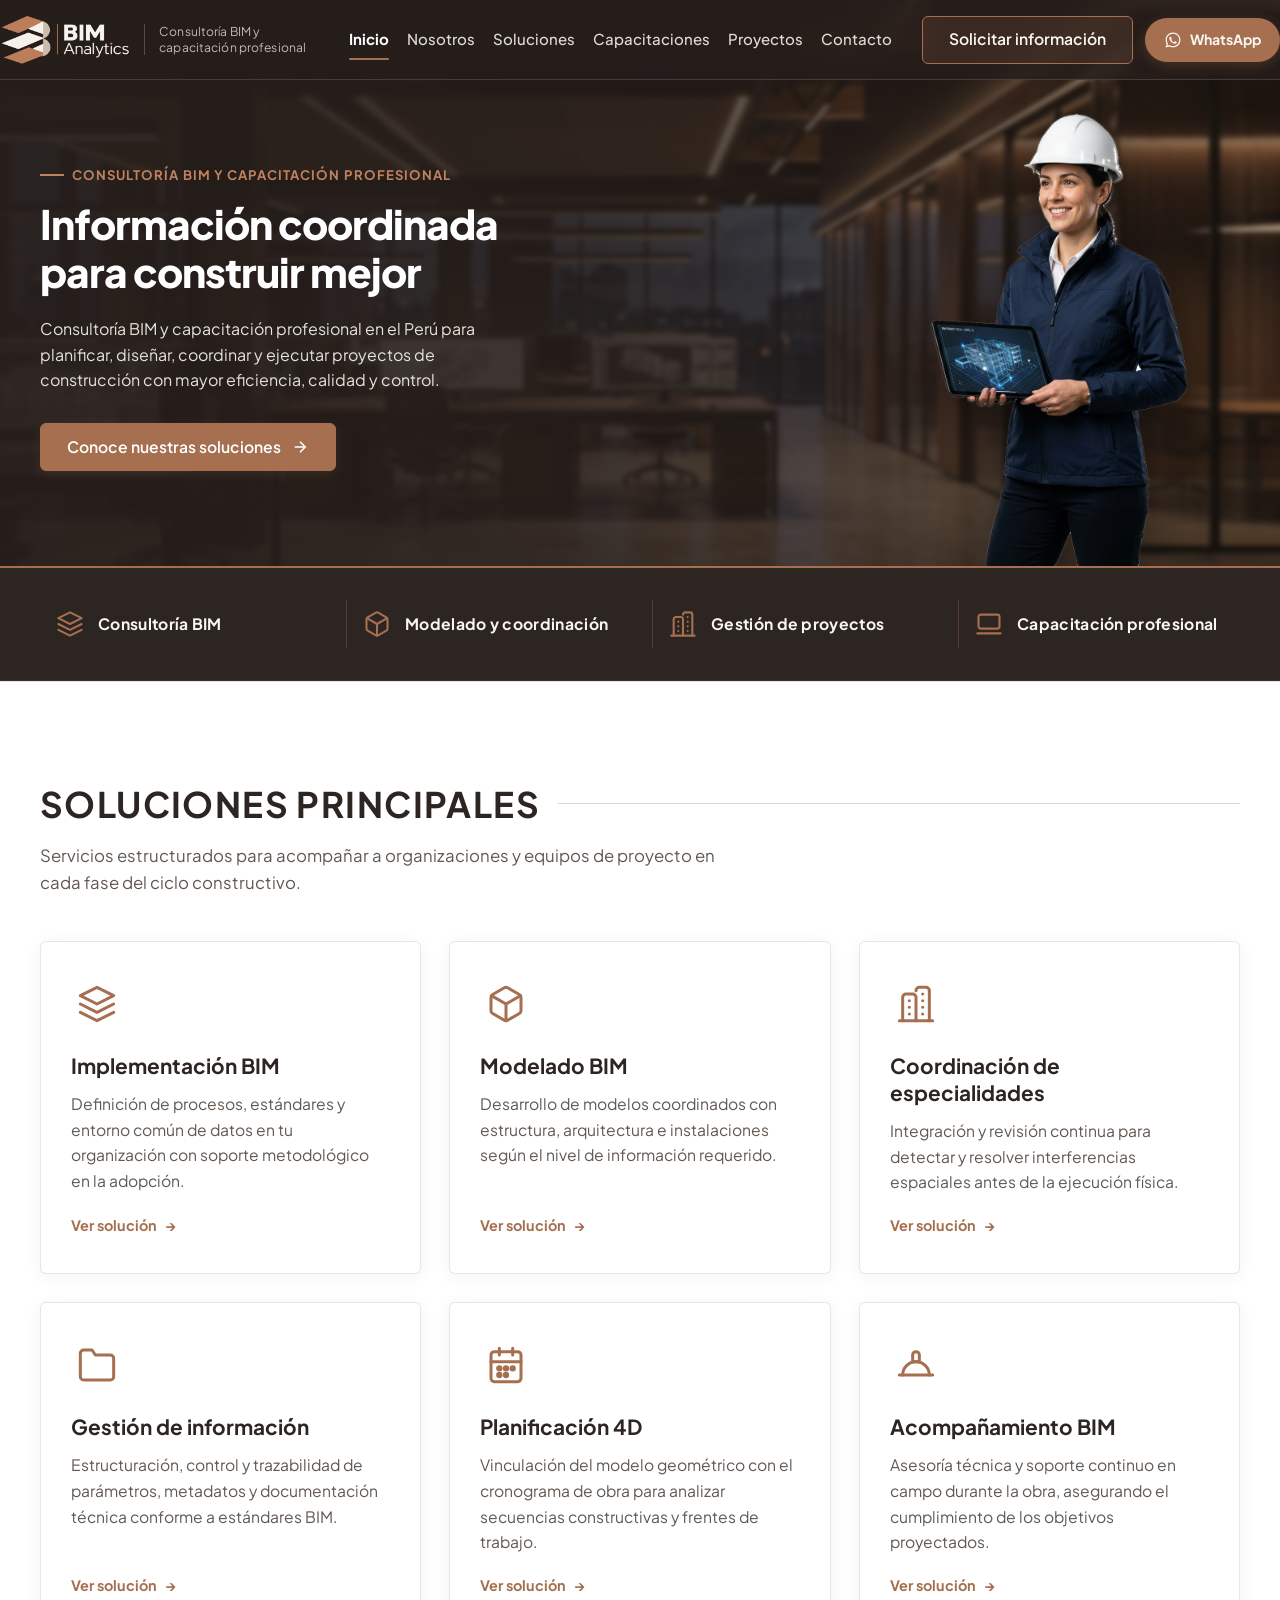
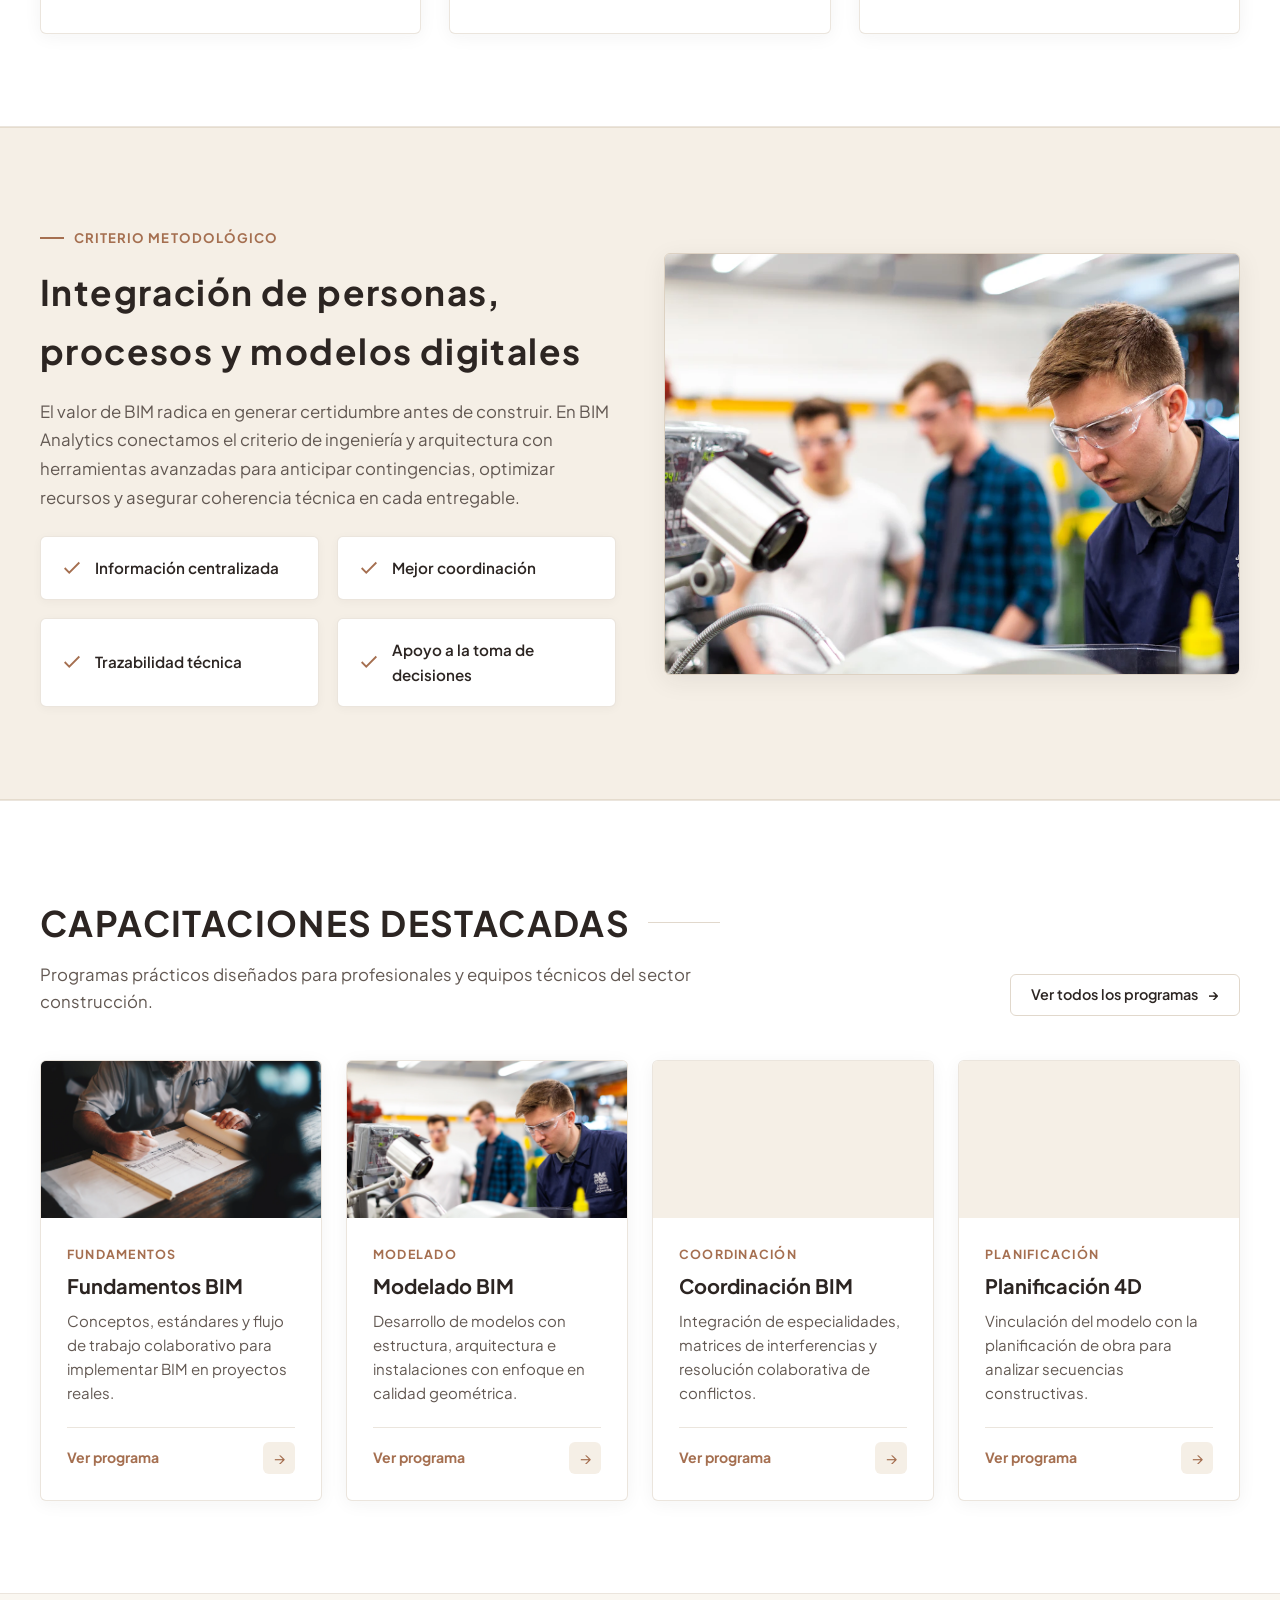
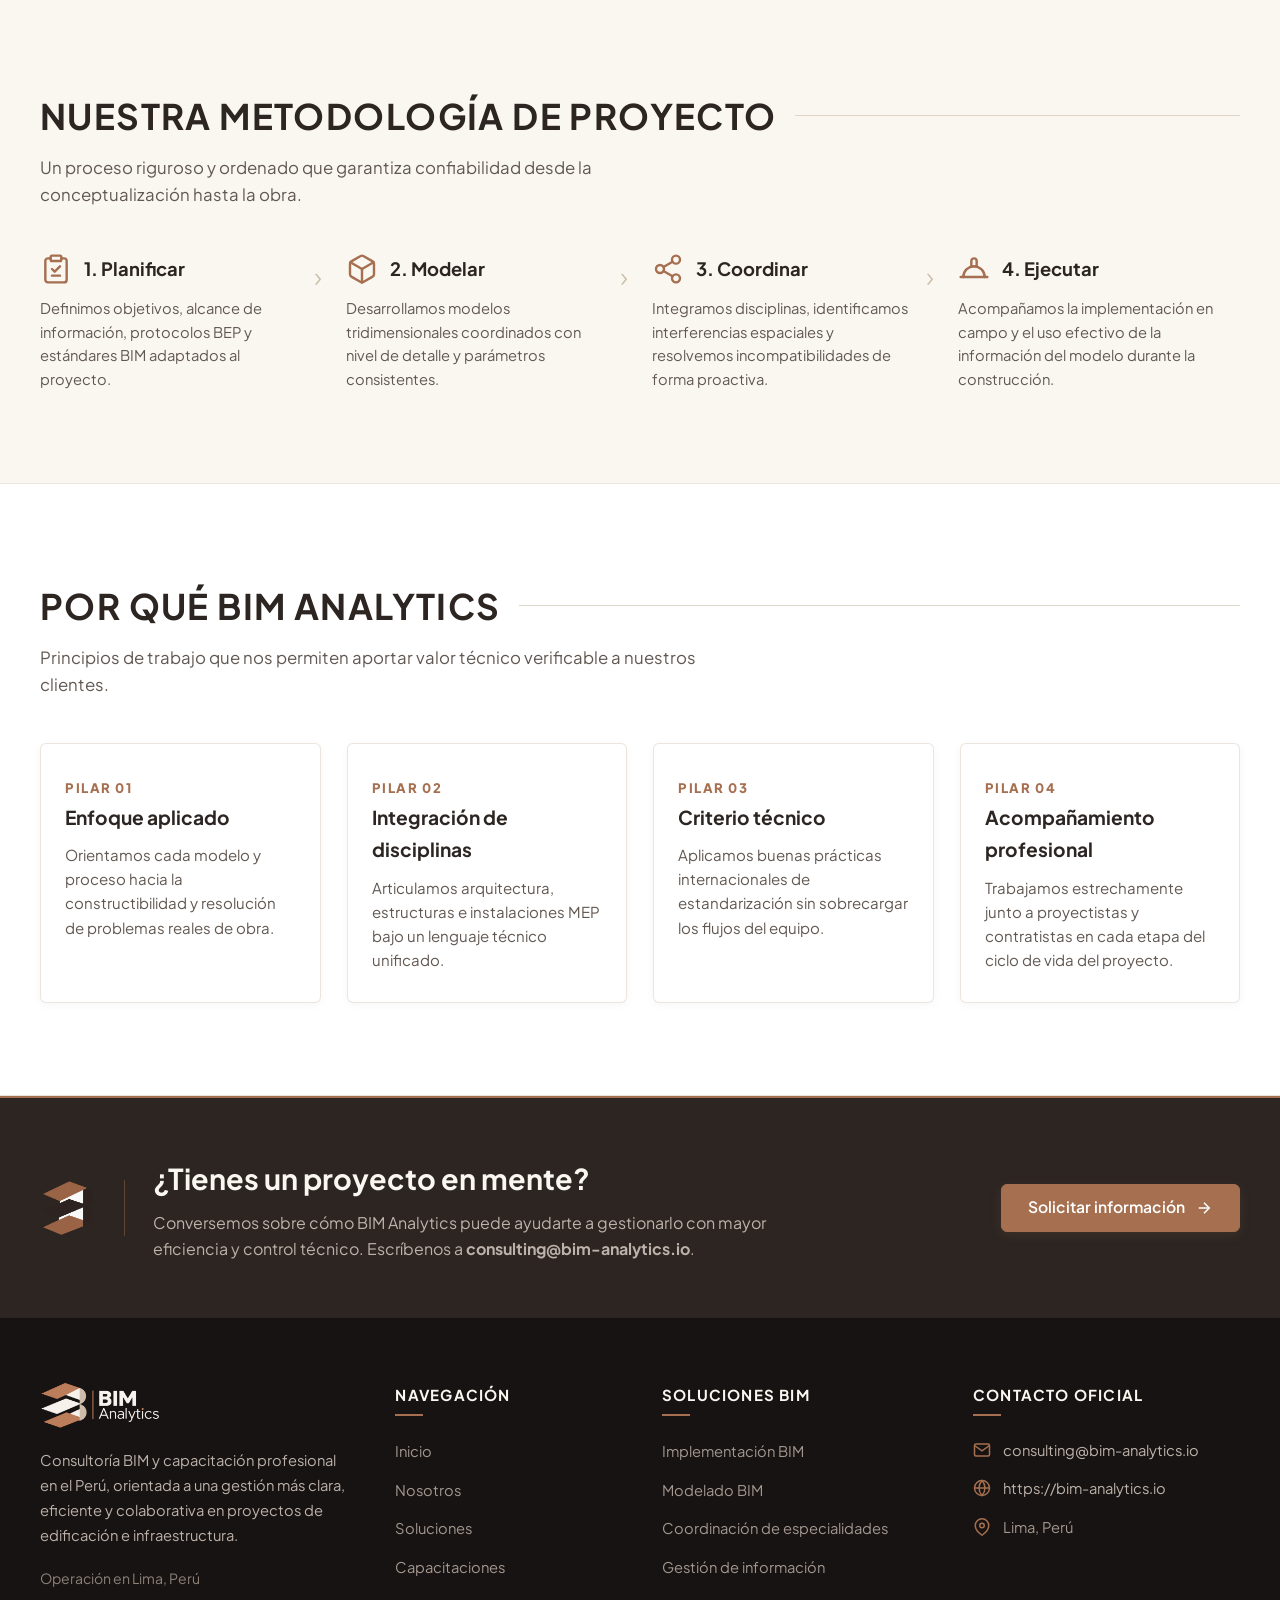
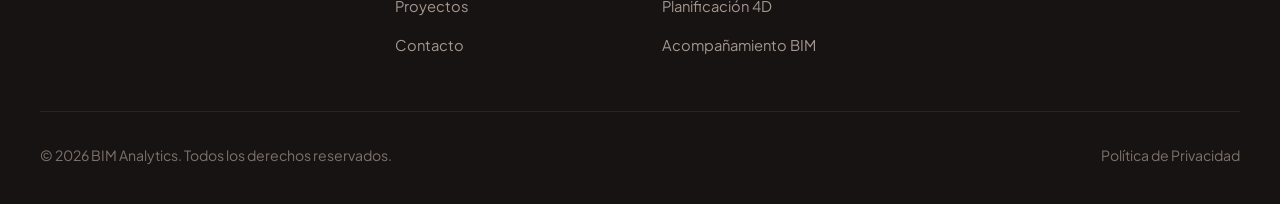
<file: index.html>
﻿<!DOCTYPE html>
<html lang="es">
<head>
  <meta charset="UTF-8">
  <meta name="viewport" content="width=device-width, initial-scale=1.0">
  <title>BIM Analytics | Información coordinada para construir mejor</title>
  <meta name="description" content="Consultoría BIM y capacitación profesional en el Perú, para planificar, diseñar, coordinar y ejecutar proyectos de construcción con mayor eficiencia, calidad y control.">
  <link rel="canonical" href="https://bim-analytics.io/">

  <!-- Open Graph -->
  <meta property="og:type" content="website">
  <meta property="og:url" content="https://bim-analytics.io/">
  <meta property="og:title" content="BIM Analytics | Información coordinada para construir mejor">
  <meta property="og:description" content="Consultoría BIM y capacitación profesional en el Perú. Modelado, coordinación técnica y formación aplicada para el sector construcción.">
  <meta property="og:image" content="https://bim-analytics.io/assets/img/brand/og-image.png">

    <!-- Favicons & Manifest -->
  <link rel="icon" type="image/x-icon" href="assets/img/brand/favicon.ico">
  <link rel="icon" type="image/png" sizes="32x32" href="assets/img/brand/favicon-32x32.png">
  <link rel="icon" type="image/png" sizes="16x16" href="assets/img/brand/favicon-16x16.png">
  <link rel="apple-touch-icon" sizes="180x180" href="assets/img/brand/apple-touch-icon.png">
  <link rel="manifest" href="site.webmanifest">
  <meta name="theme-color" content="#2A1F1A">

  <!-- Google Fonts: Plus Jakarta Sans -->
  <link rel="preconnect" href="https://fonts.googleapis.com">
  <link rel="preconnect" href="https://fonts.gstatic.com" crossorigin>
  <link href="https://fonts.googleapis.com/css2?family=Plus+Jakarta+Sans:wght@300;400;500;600;700;800&display=swap" rel="stylesheet">

  <link rel="stylesheet" href="assets/css/styles.css">

  <!-- Structured Data: Organization -->
  <script type="application/ld+json">
  {
    "@context": "https://schema.org",
    "@type": "Organization",
    "name": "BIM Analytics",
    "url": "https://bim-analytics.io",
    "logo": "https://bim-analytics.io/assets/img/brand/logo-bim-analytics-horizontal.png",
    "email": "consulting@bim-analytics.io",
    "areaServed": "PE",
    "description": "Consultoría BIM y capacitación profesional en el Perú."
  }
  </script>
</head>
<body class="bg-crema">
  <a href="#main-content" class="skip-link">Saltar al contenido principal</a>

  <!-- Header & Hero Unificado Compartido -->
  <header class="site-header site-header--unified" role="banner">
    <div class="container header-inner">
      <div class="header-brand-wrap">
        <a class="site-logo" href="index.html" aria-label="BIM Analytics — Ir al inicio">
          <img src="assets/img/brand/logo-bim-analytics-dark.png" alt="BIM Analytics" width="898" height="378" class="brand-logo-img">
        </a>
        <span class="header-descriptor" aria-hidden="true">Consultoría BIM y capacitación profesional</span>
      </div>

      <!-- Desktop Nav -->
      <nav class="main-nav main-nav--unified" aria-label="Navegación principal">
        <ul class="nav-list">
          <li><a href="index.html" class="nav-link active" aria-current="page">Inicio</a></li>
          <li><a href="nosotros.html" class="nav-link">Nosotros</a></li>
          <li><a href="soluciones.html" class="nav-link">Soluciones</a></li>
          <li><a href="capacitaciones.html" class="nav-link">Capacitaciones</a></li>
          <li><a href="proyectos.html" class="nav-link">Proyectos</a></li>
          <li><a href="contacto.html" class="nav-link">Contacto</a></li>
        </ul>
      </nav>

      <!-- Desktop Header Actions -->
      <div class="header-actions">
        <a href="contacto.html" class="btn btn-header btn-header--unified">Solicitar información</a>
        <a href="https://wa.me/51993463118?text=Hola%20BIM%20Analytics%2C%20deseo%20solicitar%20informaci%C3%B3n." class="btn btn-whatsapp" target="_blank" rel="noopener noreferrer" aria-label="Contactar por WhatsApp">
          <svg viewBox="0 0 24 24" width="18" height="18" fill="currentColor" aria-hidden="true"><path d="M12.04 2C6.58 2 2.13 6.45 2.13 11.91C2.13 13.66 2.59 15.36 3.45 16.86L2.05 22L7.3 20.62C8.75 21.41 10.38 21.83 12.04 21.83C17.5 21.83 21.95 17.38 21.95 11.92C21.95 9.27 20.92 6.78 19.05 4.91C17.18 3.03 14.69 2 12.04 2ZM12.05 20.15C10.56 20.15 9.11 19.76 7.85 19L7.55 18.83L4.43 19.65L5.26 16.61L5.06 16.29C4.24 15 3.8 13.47 3.8 11.91C3.8 7.37 7.5 3.67 12.05 3.67C14.25 3.67 16.31 4.53 17.87 6.09C19.42 7.65 20.28 9.72 20.28 11.92C20.28 16.46 16.58 20.15 12.05 20.15ZM16.57 14.39C16.32 14.27 15.1 13.66 14.88 13.58C14.65 13.5 14.49 13.46 14.32 13.7C14.16 13.95 13.69 14.51 13.54 14.67C13.4 14.83 13.25 14.86 13 14.73C12.75 14.61 11.96 14.35 11.02 13.51C10.29 12.86 9.8 12.05 9.65 11.81C9.51 11.56 9.64 11.43 9.76 11.31C9.87 11.2 10.01 11.02 10.14 10.87C10.26 10.73 10.3 10.62 10.38 10.46C10.46 10.3 10.42 10.15 10.36 10.03C10.3 9.91 9.8 8.69 9.6 8.19C9.4 7.71 9.2 7.77 9.05 7.76H8.58C8.42 7.76 8.15 7.82 7.93 8.07C7.7 8.31 7.07 8.9 7.07 10.12C7.07 11.33 7.96 12.5 8.08 12.67C8.21 12.83 9.82 15.31 12.28 16.37C12.87 16.62 13.32 16.77 13.68 16.89C14.27 17.07 14.81 17.05 15.24 16.98C15.71 16.91 16.69 16.39 16.9 15.81C17.1 15.22 17.1 14.73 17.04 14.63C16.98 14.52 16.82 14.46 16.57 14.39Z"/></svg>
          <span>WhatsApp</span>
        </a>
      </div>

      <!-- Mobile Hamburger Toggle -->
      <button type="button" class="menu-toggle menu-toggle--unified" aria-label="Abrir menú de navegación" aria-expanded="false" aria-controls="mobileNavPanel">
        <svg viewBox="0 0 24 24" fill="none" stroke="currentColor" stroke-width="2" stroke-linecap="round" stroke-linejoin="round" aria-hidden="true">
          <line x1="3" y1="12" x2="21" y2="12"></line>
          <line x1="3" y1="6" x2="21" y2="6"></line>
          <line x1="3" y1="18" x2="21" y2="18"></line>
        </svg>
      </button>
    </div>
  </header>

  <!-- Mobile Fullscreen Navigation Panel -->
  <div id="mobileNavPanel" class="mobile-nav-panel" role="dialog" aria-modal="true" aria-label="Menú principal móvil">
    <div class="mobile-nav-header">
      <a class="site-logo" href="index.html" aria-label="BIM Analytics — Ir al inicio">
        <img src="assets/img/brand/logo-bim-analytics-horizontal.png" alt="BIM Analytics" width="898" height="378">
      </a>
      <button type="button" class="mobile-close-btn" aria-label="Cerrar menú de navegación">
        <svg viewBox="0 0 24 24" width="22" height="22" fill="none" stroke="currentColor" stroke-width="2" stroke-linecap="round" stroke-linejoin="round" aria-hidden="true">
          <line x1="18" y1="6" x2="6" y2="18"></line>
          <line x1="6" y1="6" x2="18" y2="18"></line>
        </svg>
      </button>
    </div>
    <ul class="mobile-nav-list">
      <li><a href="index.html" class="mobile-nav-link active">Inicio</a></li>
      <li><a href="nosotros.html" class="mobile-nav-link">Nosotros</a></li>
      <li><a href="soluciones.html" class="mobile-nav-link">Soluciones</a></li>
      <li><a href="capacitaciones.html" class="mobile-nav-link">Capacitaciones</a></li>
      <li><a href="proyectos.html" class="mobile-nav-link">Proyectos</a></li>
      <li><a href="contacto.html" class="mobile-nav-link">Contacto</a></li>
    </ul>
    <div class="mobile-nav-actions">
      <a href="contacto.html" class="btn btn-primary">Solicitar información</a>
      <a href="https://wa.me/51993463118?text=Hola%20BIM%20Analytics%2C%20deseo%20solicitar%20informaci%C3%B3n." class="btn btn-whatsapp mobile-nav-whatsapp" target="_blank" rel="noopener noreferrer" aria-label="Contactar por WhatsApp">
        <svg viewBox="0 0 24 24" width="18" height="18" fill="currentColor" aria-hidden="true"><path d="M12.04 2C6.58 2 2.13 6.45 2.13 11.91C2.13 13.66 2.59 15.36 3.45 16.86L2.05 22L7.3 20.62C8.75 21.41 10.38 21.83 12.04 21.83C17.5 21.83 21.95 17.38 21.95 11.92C21.95 9.27 20.92 6.78 19.05 4.91C17.18 3.03 14.69 2 12.04 2ZM12.05 20.15C10.56 20.15 9.11 19.76 7.85 19L7.55 18.83L4.43 19.65L5.26 16.61L5.06 16.29C4.24 15 3.8 13.47 3.8 11.91C3.8 7.37 7.5 3.67 12.05 3.67C14.25 3.67 16.31 4.53 17.87 6.09C19.42 7.65 20.28 9.72 20.28 11.92C20.28 16.46 16.58 20.15 12.05 20.15ZM16.57 14.39C16.32 14.27 15.1 13.66 14.88 13.58C14.65 13.5 14.49 13.46 14.32 13.7C14.16 13.95 13.69 14.51 13.54 14.67C13.4 14.83 13.25 14.86 13 14.73C12.75 14.61 11.96 14.35 11.02 13.51C10.29 12.86 9.8 12.05 9.65 11.81C9.51 11.56 9.64 11.43 9.76 11.31C9.87 11.2 10.01 11.02 10.14 10.87C10.26 10.73 10.3 10.62 10.38 10.46C10.46 10.3 10.42 10.15 10.36 10.03C10.3 9.91 9.8 8.69 9.6 8.19C9.4 7.71 9.2 7.77 9.05 7.76H8.58C8.42 7.76 8.15 7.82 7.93 8.07C7.7 8.31 7.07 8.9 7.07 10.12C7.07 11.33 7.96 12.5 8.08 12.67C8.21 12.83 9.82 15.31 12.28 16.37C12.87 16.62 13.32 16.77 13.68 16.89C14.27 17.07 14.81 17.05 15.24 16.98C15.71 16.91 16.69 16.39 16.9 15.81C17.1 15.22 17.1 14.73 17.04 14.63C16.98 14.52 16.82 14.46 16.57 14.39Z"/></svg>
        <span>WhatsApp</span>
      </a>
    </div>
    <div class="mobile-nav-footer">
      <p class="mobile-contact-info">
        Información y Consultoría Oficial:<br>
        <a href="mailto:consulting@bim-analytics.io">consulting@bim-analytics.io</a>
      </p>
    </div>
  </div>

  <div class="hero-unified-wrapper">
    <!-- 1. Hero Principal Unificado -->
    <section class="page-hero page-hero--unified" aria-labelledby="hero-title">
      <div class="container hero-unified-container">
        <div class="hero-unified-grid">
          <div class="hero-copy hero-unified-copy animate-fade-up">
            <span class="tech-tag tech-tag--unified">Consultoría BIM y Capacitación Profesional</span>
            <h1 id="hero-title" class="hero-title hero-title--unified">Información coordinada para construir mejor</h1>
            <p class="hero-description hero-description--unified">
              Consultoría BIM y capacitación profesional en el Perú para planificar, diseñar, coordinar y ejecutar proyectos de construcción con mayor eficiencia, calidad y control.
            </p>
            <div class="hero-actions">
              <a href="soluciones.html" class="btn btn-primary">
                <span>Conoce nuestras soluciones</span>
                <span class="btn-arrow" aria-hidden="true">
                  <svg viewBox="0 0 24 24" fill="none" stroke="currentColor" stroke-width="2"><line x1="5" y1="12" x2="19" y2="12"/><polyline points="12 5 19 12 12 19"/></svg>
                </span>
              </a>
            </div>
          </div>

          <div class="hero-spacer" aria-hidden="true"></div>

          <div class="hero-media hero-unified-media animate-fade-up delay-1">
            <img src="assets/img/hero/hero-professional-cutout.png" alt="Ingeniera y coordinadora BIM con casco técnico y tablet digital visualizando modelo constructivo tridimensional" class="hero-cutout-img" width="896" height="1200" fetchpriority="high" decoding="async">
          </div>
        </div>
      </div>
    </section>
  </div>

  <!-- Main Content -->
  <main id="main-content">

    <!-- 2. Franja de Áreas (Ribbon) -->
    <section class="areas-ribbon" aria-label="Áreas de especialidad técnica">
      <div class="container">
        <div class="areas-ribbon-grid">
          <div class="area-ribbon-item">
            <div class="area-ribbon-icon" aria-hidden="true">
              <img src="assets/icons/icon-layers.svg" alt="" width="28" height="28">
            </div>
            <span class="area-ribbon-title">Consultoría BIM</span>
          </div>
          <div class="area-ribbon-item">
            <div class="area-ribbon-icon" aria-hidden="true">
              <img src="assets/icons/icon-cube.svg" alt="" width="28" height="28">
            </div>
            <span class="area-ribbon-title">Modelado y coordinación</span>
          </div>
          <div class="area-ribbon-item">
            <div class="area-ribbon-icon" aria-hidden="true">
              <img src="assets/icons/icon-building.svg" alt="" width="28" height="28">
            </div>
            <span class="area-ribbon-title">Gestión de proyectos</span>
          </div>
          <div class="area-ribbon-item">
            <div class="area-ribbon-icon" aria-hidden="true">
              <img src="assets/icons/icon-laptop.svg" alt="" width="28" height="28">
            </div>
            <span class="area-ribbon-title">Capacitación profesional</span>
          </div>
        </div>
      </div>
    </section>

    <!-- 3. Soluciones Principales (6 soluciones) -->
    <section class="content-section bg-white" aria-labelledby="soluciones-title">
      <div class="container">
        <div class="section-header">
          <h2 id="soluciones-title" class="section-title">
            <span>Soluciones Principales</span>
            <span class="section-title-line" aria-hidden="true"></span>
          </h2>
          <p class="section-subtitle-text">Servicios estructurados para acompañar a organizaciones y equipos de proyecto en cada fase del ciclo constructivo.</p>
        </div>

        <div class="cards-grid-6">
          <!-- 1. Implementación BIM -->
          <article class="info-card animate-fade-up delay-1">
            <div class="card-icon-wrap" aria-hidden="true">
              <img src="assets/icons/icon-layers.svg" alt="" width="40" height="40">
            </div>
            <h3 class="card-title">Implementación BIM</h3>
            <p class="card-desc">Definición de procesos, estándares y entorno común de datos en tu organización con soporte metodológico en la adopción.</p>
            <a href="soluciones.html#implementacion" class="card-link">
              <span>Ver solución</span>
              <span aria-hidden="true">→</span>
            </a>
          </article>

          <!-- 2. Modelado BIM -->
          <article class="info-card animate-fade-up delay-2">
            <div class="card-icon-wrap" aria-hidden="true">
              <img src="assets/icons/icon-cube.svg" alt="" width="40" height="40">
            </div>
            <h3 class="card-title">Modelado BIM</h3>
            <p class="card-desc">Desarrollo de modelos coordinados con estructura, arquitectura e instalaciones según el nivel de información requerido.</p>
            <a href="soluciones.html#modelado" class="card-link">
              <span>Ver solución</span>
              <span aria-hidden="true">→</span>
            </a>
          </article>

          <!-- 3. Coordinación de especialidades -->
          <article class="info-card animate-fade-up delay-3">
            <div class="card-icon-wrap" aria-hidden="true">
              <img src="assets/icons/icon-building.svg" alt="" width="40" height="40">
            </div>
            <h3 class="card-title">Coordinación de especialidades</h3>
            <p class="card-desc">Integración y revisión continua para detectar y resolver interferencias espaciales antes de la ejecución física.</p>
            <a href="soluciones.html#coordinacion" class="card-link">
              <span>Ver solución</span>
              <span aria-hidden="true">→</span>
            </a>
          </article>

          <!-- 4. Gestión de información -->
          <article class="info-card animate-fade-up delay-1">
            <div class="card-icon-wrap" aria-hidden="true">
              <img src="assets/icons/icon-folder.svg" alt="" width="40" height="40">
            </div>
            <h3 class="card-title">Gestión de información</h3>
            <p class="card-desc">Estructuración, control y trazabilidad de parámetros, metadatos y documentación técnica conforme a estándares BIM.</p>
            <a href="soluciones.html#gestion" class="card-link">
              <span>Ver solución</span>
              <span aria-hidden="true">→</span>
            </a>
          </article>

          <!-- 5. Planificación 4D -->
          <article class="info-card animate-fade-up delay-2">
            <div class="card-icon-wrap" aria-hidden="true">
              <img src="assets/icons/icon-calendar.svg" alt="" width="40" height="40">
            </div>
            <h3 class="card-title">Planificación 4D</h3>
            <p class="card-desc">Vinculación del modelo geométrico con el cronograma de obra para analizar secuencias constructivas y frentes de trabajo.</p>
            <a href="soluciones.html#planificacion" class="card-link">
              <span>Ver solución</span>
              <span aria-hidden="true">→</span>
            </a>
          </article>

          <!-- 6. Acompañamiento BIM -->
          <article class="info-card animate-fade-up delay-3">
            <div class="card-icon-wrap" aria-hidden="true">
              <img src="assets/icons/icon-helmet.svg" alt="" width="40" height="40">
            </div>
            <h3 class="card-title">Acompañamiento BIM</h3>
            <p class="card-desc">Asesoría técnica y soporte continuo en campo durante la obra, asegurando el cumplimiento de los objetivos proyectados.</p>
            <a href="soluciones.html#acompanamiento" class="card-link">
              <span>Ver solución</span>
              <span aria-hidden="true">→</span>
            </a>
          </article>
        </div>
      </div>
    </section>

    <!-- 4. Enfoque BIM (Divided visual section) -->
    <section class="content-section bg-arena-soft" aria-labelledby="enfoque-title">
      <div class="container split-hero-focus">
        <div class="animate-fade-up">
          <span class="tech-tag">Criterio Metodológico</span>
          <h2 id="enfoque-title" class="section-title" style="margin-bottom: 18px; text-transform: none;">
            Integración de personas, procesos y modelos digitales
          </h2>
          <p style="font-size: 1.05rem; color: var(--color-text-secondary); line-height: 1.7; margin-bottom: 24px;">
            El valor de BIM radica en generar certidumbre antes de construir. En BIM Analytics conectamos el criterio de ingeniería y arquitectura con herramientas avanzadas para anticipar contingencias, optimizar recursos y asegurar coherencia técnica en cada entregable.
          </p>

          <ul class="benefits-checklist">
            <li class="benefit-item">
              <svg viewBox="0 0 24 24" fill="none" stroke="currentColor" stroke-width="2" aria-hidden="true"><polyline points="20 6 9 17 4 12"/></svg>
              <span>Información centralizada</span>
            </li>
            <li class="benefit-item">
              <svg viewBox="0 0 24 24" fill="none" stroke="currentColor" stroke-width="2" aria-hidden="true"><polyline points="20 6 9 17 4 12"/></svg>
              <span>Mejor coordinación</span>
            </li>
            <li class="benefit-item">
              <svg viewBox="0 0 24 24" fill="none" stroke="currentColor" stroke-width="2" aria-hidden="true"><polyline points="20 6 9 17 4 12"/></svg>
              <span>Trazabilidad técnica</span>
            </li>
            <li class="benefit-item">
              <svg viewBox="0 0 24 24" fill="none" stroke="currentColor" stroke-width="2" aria-hidden="true"><polyline points="20 6 9 17 4 12"/></svg>
              <span>Apoyo a la toma de decisiones</span>
            </li>
          </ul>
        </div>

        <div class="animate-fade-up delay-1" style="border-radius: var(--radius-sm); overflow: hidden; border: 1px solid var(--color-arena-border); box-shadow: var(--shadow-md);">
          <img src="assets/img/services/bim-enfoque.webp" alt="Estación de ingeniería revisando modelo tridimensional y planos de estructuras" style="width: 100%; height: 420px; object-fit: cover;" loading="lazy" decoding="async">
        </div>
      </div>
    </section>

    <!-- 5. Capacitaciones Destacadas (3-4 programas) -->
    <section class="content-section bg-white" aria-labelledby="capacitaciones-destacadas-title">
      <div class="container">
        <div class="section-header" style="display: flex; justify-content: space-between; align-items: flex-end; flex-wrap: wrap; gap: 16px;">
          <div>
            <h2 id="capacitaciones-destacadas-title" class="section-title">
              <span>Capacitaciones Destacadas</span>
              <span class="section-title-line" aria-hidden="true"></span>
            </h2>
            <p class="section-subtitle-text">Programas prácticos diseñados para profesionales y equipos técnicos del sector construcción.</p>
          </div>
          <div>
            <a href="capacitaciones.html" class="btn btn-outline" style="min-height: 42px; padding: 10px 20px; font-size: 0.9rem;">
              <span>Ver todos los programas</span>
              <span aria-hidden="true">→</span>
            </a>
          </div>
        </div>

        <div class="cards-grid-4">
          <!-- 1. Fundamentos BIM -->
          <article class="course-card animate-fade-up delay-1">
            <div class="course-media">
              <img src="assets/img/courses/course-fundamentos.webp" alt="Planos arquitectónicos y computadora con conceptos fundamentales BIM" class="course-img" width="1200" height="675" loading="lazy" decoding="async">
            </div>
            <div class="course-body">
              <span class="course-category-tag">Fundamentos</span>
              <h3 class="course-title">Fundamentos BIM</h3>
              <p class="course-desc">Conceptos, estándares y flujo de trabajo colaborativo para implementar BIM en proyectos reales.</p>
              <div class="course-footer-action">
                <span class="course-action-text">Ver programa</span>
                <span class="course-action-arrow" aria-hidden="true">→</span>
              </div>
            </div>
            <a href="capacitaciones.html" class="stretched-link" aria-label="Ver detalles de Fundamentos BIM" style="position: absolute; inset: 0;"></a>
          </article>

          <!-- 2. Modelado BIM -->
          <article class="course-card animate-fade-up delay-2">
            <div class="course-media">
              <img src="assets/img/courses/course-modelado.webp" alt="Profesional modelando volumetría e instalaciones técnicas en software 3D" class="course-img" width="1200" height="675" loading="lazy" decoding="async">
            </div>
            <div class="course-body">
              <span class="course-category-tag">Modelado</span>
              <h3 class="course-title">Modelado BIM</h3>
              <p class="course-desc">Desarrollo de modelos con estructura, arquitectura e instalaciones con enfoque en calidad geométrica.</p>
              <div class="course-footer-action">
                <span class="course-action-text">Ver programa</span>
                <span class="course-action-arrow" aria-hidden="true">→</span>
              </div>
            </div>
            <a href="capacitaciones.html" class="stretched-link" aria-label="Ver detalles de Modelado BIM" style="position: absolute; inset: 0;"></a>
          </article>

          <!-- 3. Coordinación BIM -->
          <article class="course-card animate-fade-up delay-3">
            <div class="course-media">
              <img src="assets/img/courses/course-coordinacion.webp" alt="Sistemas MEP y detección de interferencias en modelo federado" class="course-img" width="1200" height="675" loading="lazy" decoding="async">
            </div>
            <div class="course-body">
              <span class="course-category-tag">Coordinación</span>
              <h3 class="course-title">Coordinación BIM</h3>
              <p class="course-desc">Integración de especialidades, matrices de interferencias y resolución colaborativa de conflictos.</p>
              <div class="course-footer-action">
                <span class="course-action-text">Ver programa</span>
                <span class="course-action-arrow" aria-hidden="true">→</span>
              </div>
            </div>
            <a href="capacitaciones.html" class="stretched-link" aria-label="Ver detalles de Coordinación BIM" style="position: absolute; inset: 0;"></a>
          </article>

          <!-- 4. Planificación 4D -->
          <article class="course-card animate-fade-up delay-4">
            <div class="course-media">
              <img src="assets/img/courses/course-planificacion.webp" alt="Estructura de edificación vinculada a fases de cronograma y simulación 4D" class="course-img" width="1200" height="675" loading="lazy" decoding="async">
            </div>
            <div class="course-body">
              <span class="course-category-tag">Planificación</span>
              <h3 class="course-title">Planificación 4D</h3>
              <p class="course-desc">Vinculación del modelo con la planificación de obra para analizar secuencias constructivas.</p>
              <div class="course-footer-action">
                <span class="course-action-text">Ver programa</span>
                <span class="course-action-arrow" aria-hidden="true">→</span>
              </div>
            </div>
            <a href="capacitaciones.html" class="stretched-link" aria-label="Ver detalles de Planificación 4D" style="position: absolute; inset: 0;"></a>
          </article>
        </div>
      </div>
    </section>

    <!-- 6. Metodología de Proyecto -->
    <section class="content-section bg-crema" aria-labelledby="metodologia-title">
      <div class="container">
        <div class="section-header">
          <h2 id="metodologia-title" class="section-title">
            <span>Nuestra metodología de proyecto</span>
            <span class="section-title-line" aria-hidden="true"></span>
          </h2>
          <p class="section-subtitle-text">Un proceso riguroso y ordenado que garantiza confiabilidad desde la conceptualización hasta la obra.</p>
        </div>

        <div class="methodology-bar">
          <div class="step-item animate-fade-up delay-1">
            <div class="step-header">
              <div class="step-icon" aria-hidden="true">
                <img src="assets/icons/icon-plan.svg" alt="" width="32" height="32">
              </div>
              <h3 class="step-title">1. Planificar</h3>
            </div>
            <p class="step-desc">Definimos objetivos, alcance de información, protocolos BEP y estándares BIM adaptados al proyecto.</p>
          </div>

          <div class="step-item animate-fade-up delay-2">
            <div class="step-header">
              <div class="step-icon" aria-hidden="true">
                <img src="assets/icons/icon-cube.svg" alt="" width="32" height="32">
              </div>
              <h3 class="step-title">2. Modelar</h3>
            </div>
            <p class="step-desc">Desarrollamos modelos tridimensionales coordinados con nivel de detalle y parámetros consistentes.</p>
          </div>

          <div class="step-item animate-fade-up delay-3">
            <div class="step-header">
              <div class="step-icon" aria-hidden="true">
                <img src="assets/icons/icon-coordination.svg" alt="" width="32" height="32">
              </div>
              <h3 class="step-title">3. Coordinar</h3>
            </div>
            <p class="step-desc">Integramos disciplinas, identificamos interferencias espaciales y resolvemos incompatibilidades de forma proactiva.</p>
          </div>

          <div class="step-item animate-fade-up delay-4">
            <div class="step-header">
              <div class="step-icon" aria-hidden="true">
                <img src="assets/icons/icon-helmet.svg" alt="" width="32" height="32">
              </div>
              <h3 class="step-title">4. Ejecutar</h3>
            </div>
            <p class="step-desc">Acompañamos la implementación en campo y el uso efectivo de la información del modelo durante la construcción.</p>
          </div>
        </div>
      </div>
    </section>

    <!-- 7. Por qué BIM Analytics (4 Reasons) -->
    <section class="content-section bg-white" aria-labelledby="razones-title">
      <div class="container">
        <div class="section-header">
          <h2 id="razones-title" class="section-title">
            <span>Por qué BIM Analytics</span>
            <span class="section-title-line" aria-hidden="true"></span>
          </h2>
          <p class="section-subtitle-text">Principios de trabajo que nos permiten aportar valor técnico verificable a nuestros clientes.</p>
        </div>

        <div class="reasons-grid">
          <div class="reason-card animate-fade-up delay-1">
            <span class="reason-number">Pilar 01</span>
            <h3 class="reason-title">Enfoque aplicado</h3>
            <p class="reason-desc">Orientamos cada modelo y proceso hacia la constructibilidad y resolución de problemas reales de obra.</p>
          </div>

          <div class="reason-card animate-fade-up delay-2">
            <span class="reason-number">Pilar 02</span>
            <h3 class="reason-title">Integración de disciplinas</h3>
            <p class="reason-desc">Articulamos arquitectura, estructuras e instalaciones MEP bajo un lenguaje técnico unificado.</p>
          </div>

          <div class="reason-card animate-fade-up delay-3">
            <span class="reason-number">Pilar 03</span>
            <h3 class="reason-title">Criterio técnico</h3>
            <p class="reason-desc">Aplicamos buenas prácticas internacionales de estandarización sin sobrecargar los flujos del equipo.</p>
          </div>

          <div class="reason-card animate-fade-up delay-4">
            <span class="reason-number">Pilar 04</span>
            <h3 class="reason-title">Acompañamiento profesional</h3>
            <p class="reason-desc">Trabajamos estrechamente junto a proyectistas y contratistas en cada etapa del ciclo de vida del proyecto.</p>
          </div>
        </div>
      </div>
    </section>

    <!-- 8. Llamado Final (Dark Banner) -->
    <section class="bottom-cta-banner" aria-label="Contacto Directo">
      <div class="container cta-banner-inner">
        <div class="cta-banner-left">
          <img src="assets/img/brand/simbolo-bim-analytics.png" alt="" class="cta-banner-symbol ambient-symbol" width="56" height="56" aria-hidden="true">
          <div class="cta-banner-divider" aria-hidden="true"></div>
          <div class="cta-banner-text">
            <h3>¿Tienes un proyecto en mente?</h3>
            <p>Conversemos sobre cómo BIM Analytics puede ayudarte a gestionarlo con mayor eficiencia y control técnico. Escríbenos a <strong>consulting@bim-analytics.io</strong>.</p>
          </div>
        </div>
        <div class="cta-banner-action">
          <a href="contacto.html" class="btn btn-primary">
            <span>Solicitar información</span>
            <span class="btn-arrow" aria-hidden="true">
              <svg viewBox="0 0 24 24" fill="none" stroke="currentColor" stroke-width="2"><line x1="5" y1="12" x2="19" y2="12"/><polyline points="12 5 19 12 12 19"/></svg>
            </span>
          </a>
        </div>
      </div>
    </section>
  </main>

  <!-- Footer -->
  <footer class="site-footer" role="contentinfo">
    <div class="container footer-grid">
      <div class="footer-col-brand">
                <a href="index.html" aria-label="BIM Analytics Inicio">
          <img src="assets/img/brand/logo-bim-analytics-dark.png" alt="BIM Analytics" class="footer-logo" width="888" height="341">
        </a>
        <p>Consultoría BIM y capacitación profesional en el Perú, orientada a una gestión más clara, eficiente y colaborativa en proyectos de edificación e infraestructura.</p>
        <span style="font-size: 0.88rem; color: #8C8077;">Operación en Lima, Perú</span>
      </div>

      <div>
        <h4 class="footer-heading">Navegación</h4>
        <ul class="footer-nav-list">
          <li><a href="index.html" class="footer-nav-link">Inicio</a></li>
          <li><a href="nosotros.html" class="footer-nav-link">Nosotros</a></li>
          <li><a href="soluciones.html" class="footer-nav-link">Soluciones</a></li>
          <li><a href="capacitaciones.html" class="footer-nav-link">Capacitaciones</a></li>
          <li><a href="proyectos.html" class="footer-nav-link">Proyectos</a></li>
          <li><a href="contacto.html" class="footer-nav-link">Contacto</a></li>
        </ul>
      </div>

      <div>
        <h4 class="footer-heading">Soluciones BIM</h4>
        <ul class="footer-nav-list">
          <li><a href="soluciones.html#implementacion" class="footer-nav-link">Implementación BIM</a></li>
          <li><a href="soluciones.html#modelado" class="footer-nav-link">Modelado BIM</a></li>
          <li><a href="soluciones.html#coordinacion" class="footer-nav-link">Coordinación de especialidades</a></li>
          <li><a href="soluciones.html#gestion" class="footer-nav-link">Gestión de información</a></li>
          <li><a href="soluciones.html#planificacion" class="footer-nav-link">Planificación 4D</a></li>
          <li><a href="soluciones.html#acompanamiento" class="footer-nav-link">Acompañamiento BIM</a></li>
        </ul>
      </div>

      <div>
        <h4 class="footer-heading">Contacto Oficial</h4>
        <div class="footer-contact-item">
          <svg viewBox="0 0 24 24" fill="none" stroke="currentColor" stroke-width="2" aria-hidden="true"><path d="M4 4h16c1.1 0 2 .9 2 2v12c0 1.1-.9 2-2 2H4c-1.1 0-2-.9-2-2V6c0-1.1.9-2 2-2z"/><polyline points="22,6 12,13 2,6"/></svg>
          <a href="mailto:consulting@bim-analytics.io">consulting@bim-analytics.io</a>
        </div>

        <div class="footer-contact-item">
          <svg viewBox="0 0 24 24" fill="none" stroke="currentColor" stroke-width="2" aria-hidden="true"><circle cx="12" cy="12" r="10"/><line x1="2" y1="12" x2="22" y2="12"/><path d="M12 2a15.3 15.3 0 0 1 4 10 15.3 15.3 0 0 1-4 10 15.3 15.3 0 0 1-4-10 15.3 15.3 0 0 1 4-10z"/></svg>
          <a href="https://bim-analytics.io" target="_blank" rel="noopener">https://bim-analytics.io</a>
        </div>
        <div class="footer-contact-item">
          <svg viewBox="0 0 24 24" fill="none" stroke="currentColor" stroke-width="2" aria-hidden="true"><path d="M21 10c0 7-9 13-9 13s-9-6-9-13a9 9 0 0 1 18 0z"/><circle cx="12" cy="10" r="3"/></svg>
          <span>Lima, Perú</span>
        </div>
      </div>
    </div>

    <div class="container footer-bottom">
      <p>&copy; 2026 BIM Analytics. Todos los derechos reservados.</p>
      <div class="footer-bottom-links">
        <a href="privacidad.html">Política de Privacidad</a>
      </div>
    </div>
  </footer>

  <script src="assets/js/main.js"></script>
  <!-- Back to Top Floating Button -->
  <button type="button" class="back-to-top" id="backToTopBtn" aria-label="Volver al inicio">
    <svg viewBox="0 0 24 24" width="22" height="22" fill="none" stroke="currentColor" stroke-width="2.2" stroke-linecap="round" stroke-linejoin="round" aria-hidden="true">
      <polyline points="18 15 12 9 6 15"></polyline>
    </svg>
  </button>
</body>
</html>
</file>
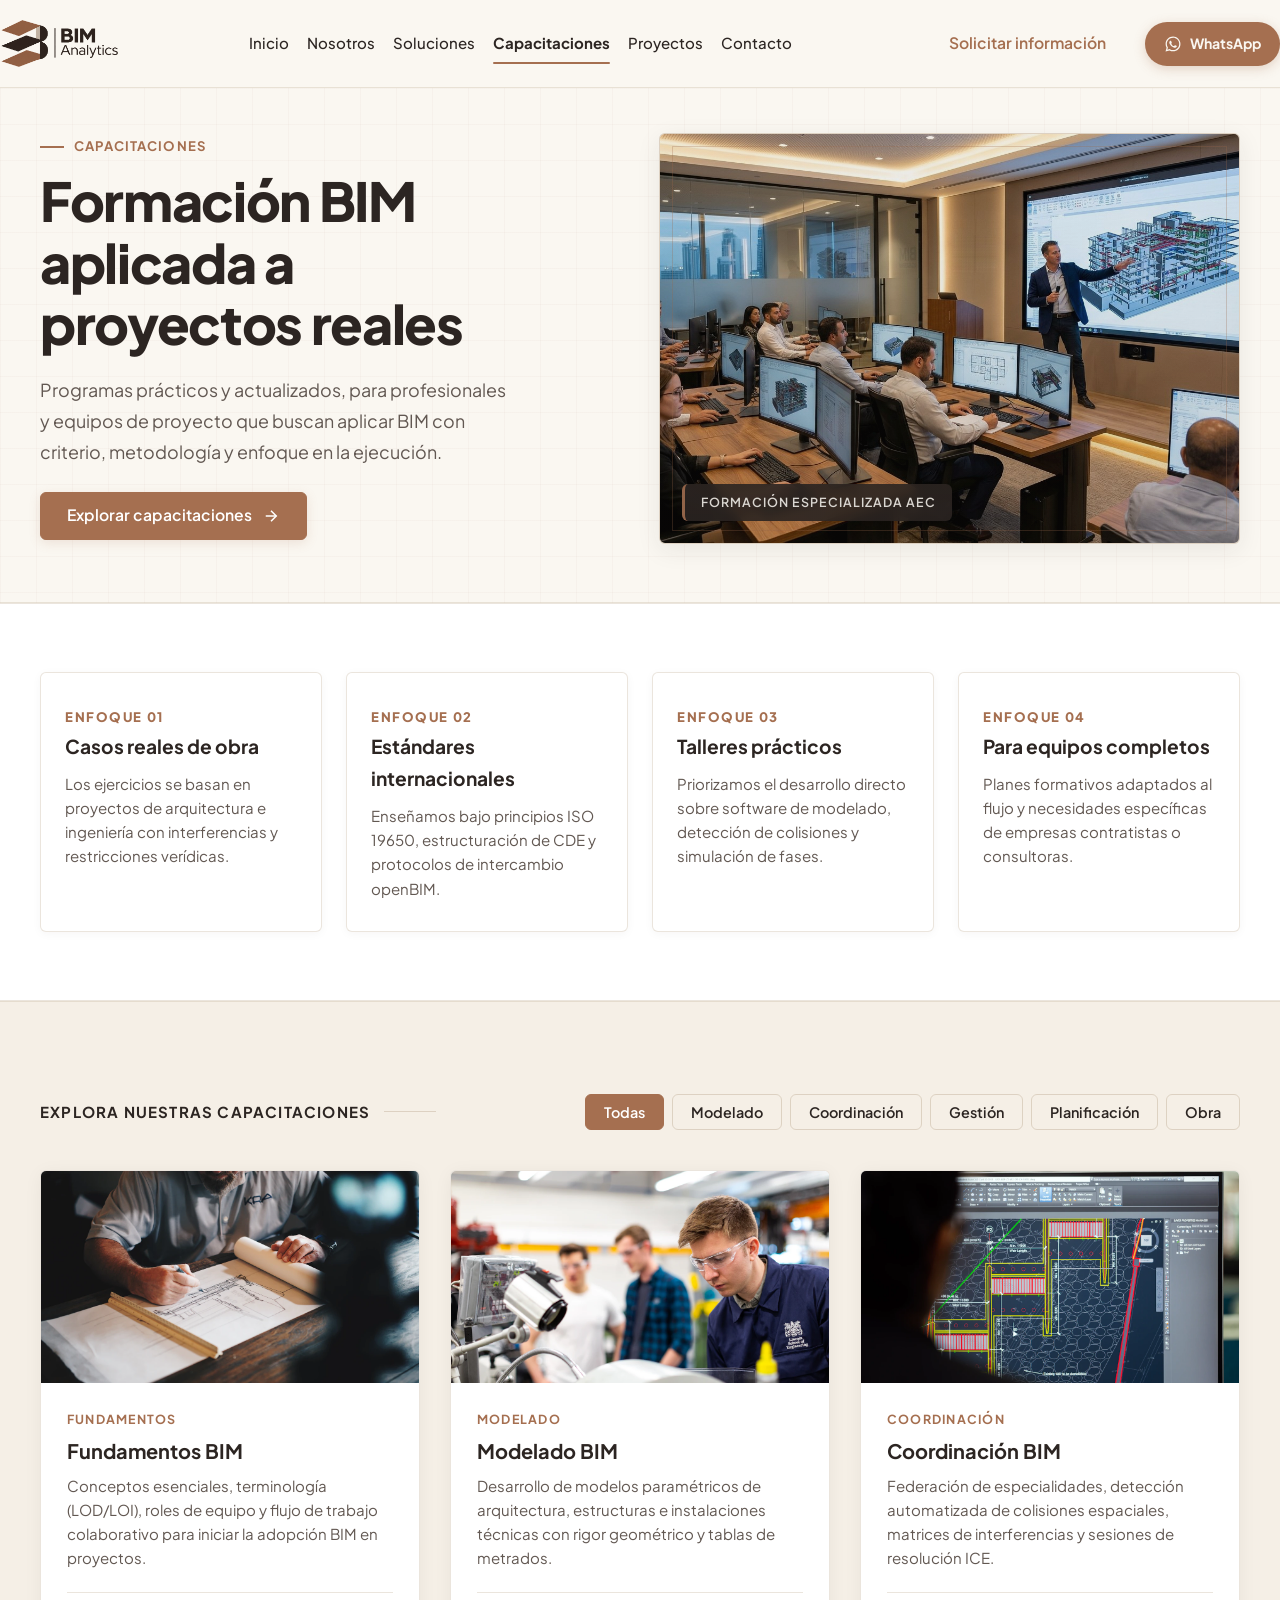
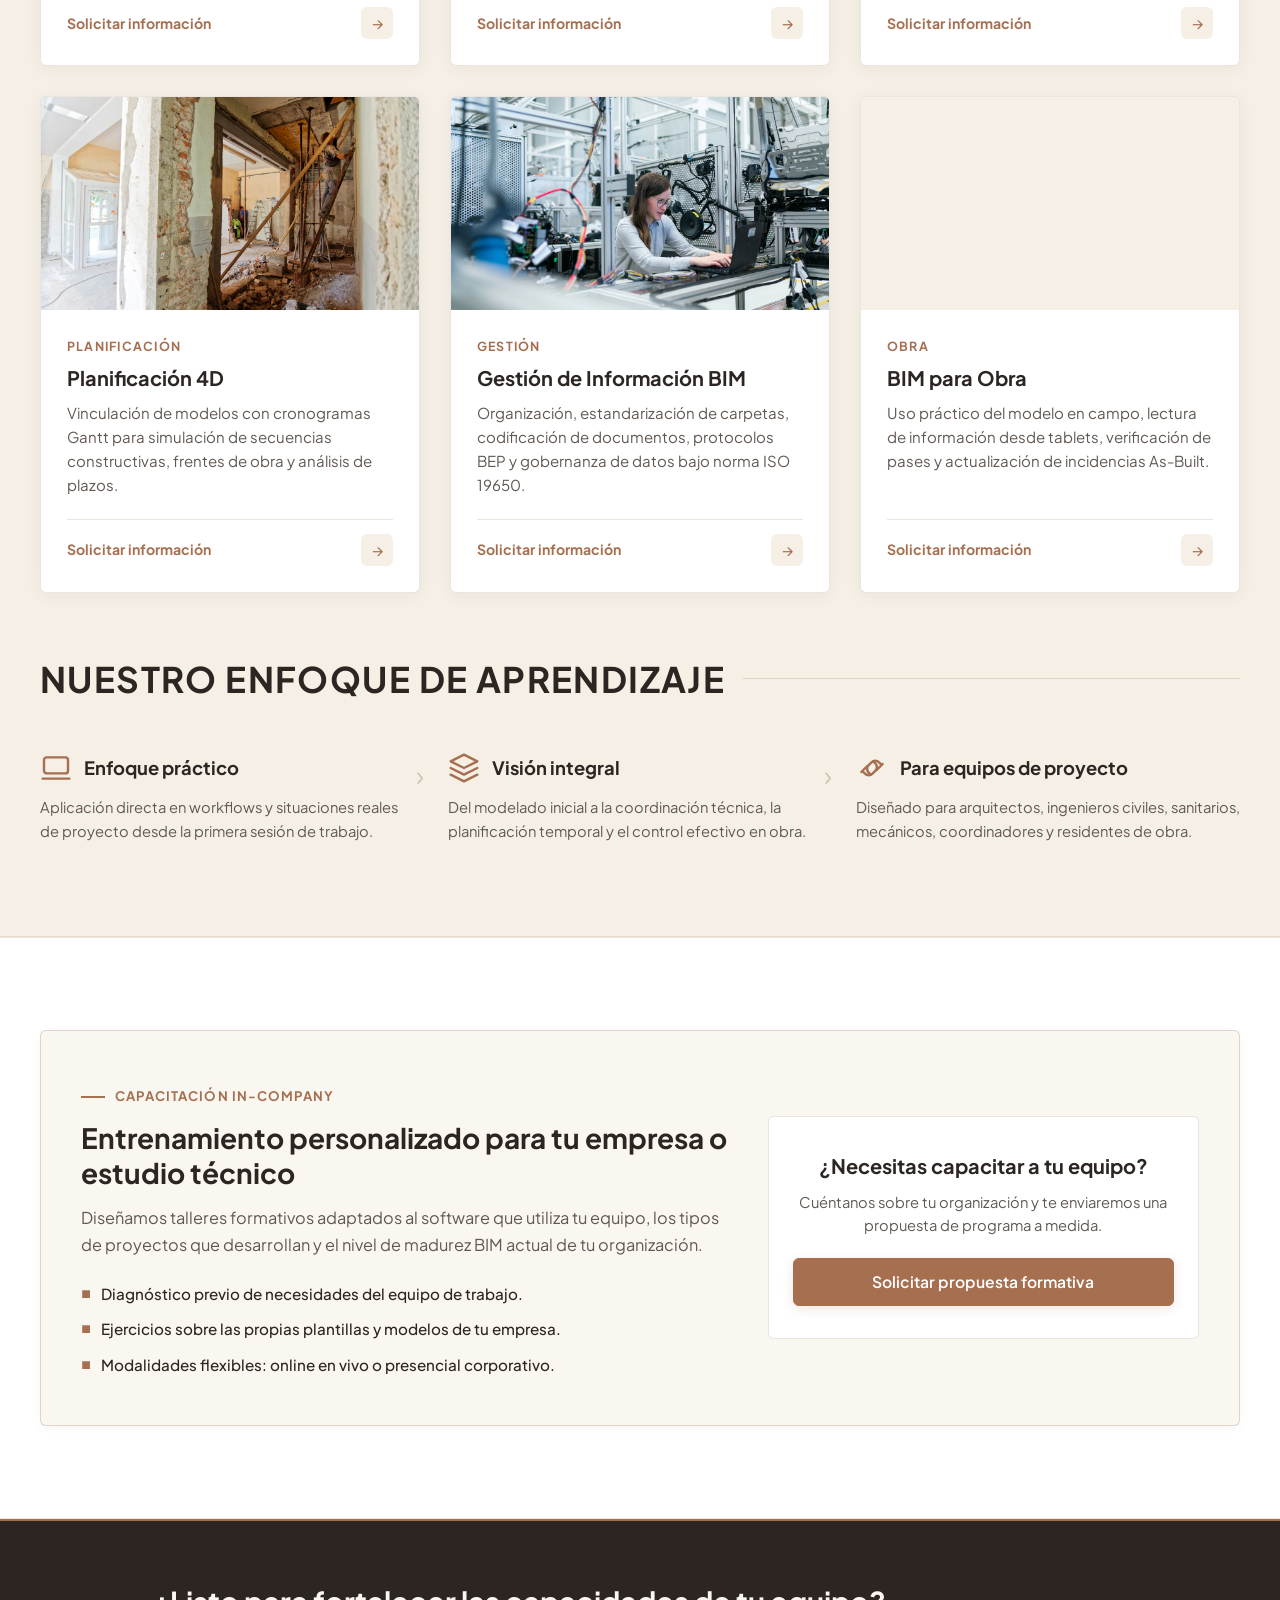
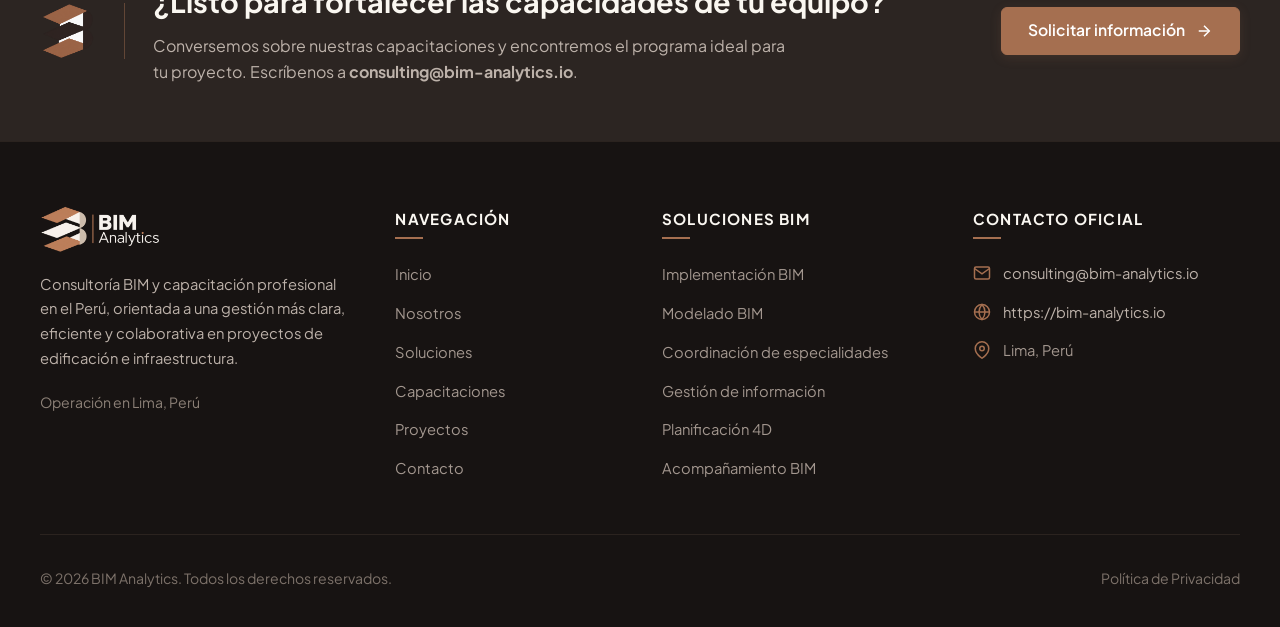
<file: capacitaciones.html>
﻿<!DOCTYPE html>
<html lang="es">
<head>
  <meta charset="UTF-8">
  <meta name="viewport" content="width=device-width, initial-scale=1.0">
  <title>Capacitaciones BIM | BIM Analytics - Formación aplicada a proyectos</title>
  <meta name="description" content="Programas de formación BIM prácticos y actualizados en el Perú: Fundamentos, Modelado, Coordinación, Planificación 4D, Gestión de Información y BIM para Obra.">
  <link rel="canonical" href="https://bim-analytics.io/capacitaciones.html">

  <!-- Open Graph -->
  <meta property="og:type" content="website">
  <meta property="og:url" content="https://bim-analytics.io/capacitaciones.html">
  <meta property="og:title" content="Capacitaciones BIM | BIM Analytics - Formación aplicada a proyectos reales">
  <meta property="og:description" content="Formación BIM para profesionales y equipos del sector construcción. Metodología, criterio técnico y aplicación en obra.">
  <meta property="og:image" content="https://bim-analytics.io/assets/img/brand/og-image.png">

    <!-- Favicons & Manifest -->
  <link rel="icon" type="image/x-icon" href="assets/img/brand/favicon.ico">
  <link rel="icon" type="image/png" sizes="32x32" href="assets/img/brand/favicon-32x32.png">
  <link rel="icon" type="image/png" sizes="16x16" href="assets/img/brand/favicon-16x16.png">
  <link rel="apple-touch-icon" sizes="180x180" href="assets/img/brand/apple-touch-icon.png">
  <link rel="manifest" href="site.webmanifest">
  <meta name="theme-color" content="#2A1F1A">

  <!-- Google Fonts: Plus Jakarta Sans -->
  <link rel="preconnect" href="https://fonts.googleapis.com">
  <link rel="preconnect" href="https://fonts.gstatic.com" crossorigin>
  <link href="https://fonts.googleapis.com/css2?family=Plus+Jakarta+Sans:wght@300;400;500;600;700;800&display=swap" rel="stylesheet">

  <link rel="stylesheet" href="assets/css/styles.css">
</head>
<body class="bg-crema">
  <a href="#main-content" class="skip-link">Saltar al contenido principal</a>

  <!-- Header -->
  <header class="site-header" role="banner">
    <div class="container header-inner">
            <a class="site-logo" href="index.html" aria-label="BIM Analytics — Ir al inicio">
        <img src="assets/img/brand/logo-bim-analytics-horizontal.png" alt="BIM Analytics" width="898" height="378">
      </a>

      <!-- Desktop Nav -->
      <nav class="main-nav" aria-label="Navegación principal">
        <ul class="nav-list">
          <li><a href="index.html" class="nav-link">Inicio</a></li>
          <li><a href="nosotros.html" class="nav-link">Nosotros</a></li>
          <li><a href="soluciones.html" class="nav-link">Soluciones</a></li>
          <li><a href="capacitaciones.html" class="nav-link active" aria-current="page">Capacitaciones</a></li>
          <li><a href="proyectos.html" class="nav-link">Proyectos</a></li>
          <li><a href="contacto.html" class="nav-link">Contacto</a></li>
        </ul>
      </nav>

      <!-- Desktop Header Actions -->
      <div class="header-actions">
        <a href="contacto.html" class="btn btn-header">Solicitar información</a>
        <a href="https://wa.me/51993463118?text=Hola%20BIM%20Analytics%2C%20deseo%20solicitar%20informaci%C3%B3n." class="btn btn-whatsapp" target="_blank" rel="noopener noreferrer" aria-label="Contactar por WhatsApp">
          <svg viewBox="0 0 24 24" width="18" height="18" fill="currentColor" aria-hidden="true"><path d="M12.04 2C6.58 2 2.13 6.45 2.13 11.91C2.13 13.66 2.59 15.36 3.45 16.86L2.05 22L7.3 20.62C8.75 21.41 10.38 21.83 12.04 21.83C17.5 21.83 21.95 17.38 21.95 11.92C21.95 9.27 20.92 6.78 19.05 4.91C17.18 3.03 14.69 2 12.04 2ZM12.05 20.15C10.56 20.15 9.11 19.76 7.85 19L7.55 18.83L4.43 19.65L5.26 16.61L5.06 16.29C4.24 15 3.8 13.47 3.8 11.91C3.8 7.37 7.5 3.67 12.05 3.67C14.25 3.67 16.31 4.53 17.87 6.09C19.42 7.65 20.28 9.72 20.28 11.92C20.28 16.46 16.58 20.15 12.05 20.15ZM16.57 14.39C16.32 14.27 15.1 13.66 14.88 13.58C14.65 13.5 14.49 13.46 14.32 13.7C14.16 13.95 13.69 14.51 13.54 14.67C13.4 14.83 13.25 14.86 13 14.73C12.75 14.61 11.96 14.35 11.02 13.51C10.29 12.86 9.8 12.05 9.65 11.81C9.51 11.56 9.64 11.43 9.76 11.31C9.87 11.2 10.01 11.02 10.14 10.87C10.26 10.73 10.3 10.62 10.38 10.46C10.46 10.3 10.42 10.15 10.36 10.03C10.3 9.91 9.8 8.69 9.6 8.19C9.4 7.71 9.2 7.77 9.05 7.76H8.58C8.42 7.76 8.15 7.82 7.93 8.07C7.7 8.31 7.07 8.9 7.07 10.12C7.07 11.33 7.96 12.5 8.08 12.67C8.21 12.83 9.82 15.31 12.28 16.37C12.87 16.62 13.32 16.77 13.68 16.89C14.27 17.07 14.81 17.05 15.24 16.98C15.71 16.91 16.69 16.39 16.9 15.81C17.1 15.22 17.1 14.73 17.04 14.63C16.98 14.52 16.82 14.46 16.57 14.39Z"/></svg>
          <span>WhatsApp</span>
        </a>
      </div>

      <!-- Mobile Hamburger Toggle -->
      <button type="button" class="menu-toggle" aria-label="Abrir menú de navegación" aria-expanded="false" aria-controls="mobileNavPanel">
        <svg viewBox="0 0 24 24" fill="none" stroke="currentColor" stroke-width="2" stroke-linecap="round" stroke-linejoin="round" aria-hidden="true">
          <line x1="3" y1="12" x2="21" y2="12"></line>
          <line x1="3" y1="6" x2="21" y2="6"></line>
          <line x1="3" y1="18" x2="21" y2="18"></line>
        </svg>
      </button>
    </div>
  </header>

  <!-- Mobile Nav Panel -->
  <div id="mobileNavPanel" class="mobile-nav-panel" role="dialog" aria-modal="true" aria-label="Menú principal móvil">
    <div class="mobile-nav-header">
            <a class="site-logo" href="index.html" aria-label="BIM Analytics — Ir al inicio">
        <img src="assets/img/brand/logo-bim-analytics-horizontal.png" alt="BIM Analytics" width="898" height="378">
      </a>
      <button type="button" class="mobile-close-btn" aria-label="Cerrar menú de navegación">
        <svg viewBox="0 0 24 24" width="22" height="22" fill="none" stroke="currentColor" stroke-width="2" stroke-linecap="round" stroke-linejoin="round" aria-hidden="true">
          <line x1="18" y1="6" x2="6" y2="18"></line>
          <line x1="6" y1="6" x2="18" y2="18"></line>
        </svg>
      </button>
    </div>
    <ul class="mobile-nav-list">
      <li><a href="index.html" class="mobile-nav-link">Inicio</a></li>
      <li><a href="nosotros.html" class="mobile-nav-link">Nosotros</a></li>
      <li><a href="soluciones.html" class="mobile-nav-link">Soluciones</a></li>
      <li><a href="capacitaciones.html" class="mobile-nav-link active">Capacitaciones</a></li>
      <li><a href="proyectos.html" class="mobile-nav-link">Proyectos</a></li>
      <li><a href="contacto.html" class="mobile-nav-link">Contacto</a></li>
    </ul>
    <div class="mobile-nav-actions">
      <a href="contacto.html" class="btn btn-primary">Solicitar información</a>
      <a href="https://wa.me/51993463118?text=Hola%20BIM%20Analytics%2C%20deseo%20solicitar%20informaci%C3%B3n." class="btn btn-whatsapp mobile-nav-whatsapp" target="_blank" rel="noopener noreferrer" aria-label="Contactar por WhatsApp">
        <svg viewBox="0 0 24 24" width="18" height="18" fill="currentColor" aria-hidden="true"><path d="M12.04 2C6.58 2 2.13 6.45 2.13 11.91C2.13 13.66 2.59 15.36 3.45 16.86L2.05 22L7.3 20.62C8.75 21.41 10.38 21.83 12.04 21.83C17.5 21.83 21.95 17.38 21.95 11.92C21.95 9.27 20.92 6.78 19.05 4.91C17.18 3.03 14.69 2 12.04 2ZM12.05 20.15C10.56 20.15 9.11 19.76 7.85 19L7.55 18.83L4.43 19.65L5.26 16.61L5.06 16.29C4.24 15 3.8 13.47 3.8 11.91C3.8 7.37 7.5 3.67 12.05 3.67C14.25 3.67 16.31 4.53 17.87 6.09C19.42 7.65 20.28 9.72 20.28 11.92C20.28 16.46 16.58 20.15 12.05 20.15ZM16.57 14.39C16.32 14.27 15.1 13.66 14.88 13.58C14.65 13.5 14.49 13.46 14.32 13.7C14.16 13.95 13.69 14.51 13.54 14.67C13.4 14.83 13.25 14.86 13 14.73C12.75 14.61 11.96 14.35 11.02 13.51C10.29 12.86 9.8 12.05 9.65 11.81C9.51 11.56 9.64 11.43 9.76 11.31C9.87 11.2 10.01 11.02 10.14 10.87C10.26 10.73 10.3 10.62 10.38 10.46C10.46 10.3 10.42 10.15 10.36 10.03C10.3 9.91 9.8 8.69 9.6 8.19C9.4 7.71 9.2 7.77 9.05 7.76H8.58C8.42 7.76 8.15 7.82 7.93 8.07C7.7 8.31 7.07 8.9 7.07 10.12C7.07 11.33 7.96 12.5 8.08 12.67C8.21 12.83 9.82 15.31 12.28 16.37C12.87 16.62 13.32 16.77 13.68 16.89C14.27 17.07 14.81 17.05 15.24 16.98C15.71 16.91 16.69 16.39 16.9 15.81C17.1 15.22 17.1 14.73 17.04 14.63C16.98 14.52 16.82 14.46 16.57 14.39Z"/></svg>
        <span>WhatsApp</span>
      </a>
    </div>
    <div class="mobile-nav-footer">
      <p class="mobile-contact-info">
        Información y Consultoría Oficial:<br>
        <a href="mailto:consulting@bim-analytics.io">consulting@bim-analytics.io</a>
      </p>
    </div>
  </div>

  <!-- Main Content -->
  <main id="main-content">
    <!-- Hero Section -->
    <section class="page-hero page-hero-internal bg-technical-grid" aria-labelledby="hero-title">
      <div class="container grid-12 hero-grid">
        <div class="hero-copy hero-content animate-fade-up">
          <span class="tech-tag">Capacitaciones</span>
          <h1 id="hero-title" class="hero-title">Formación BIM aplicada a proyectos reales</h1>
          <p class="hero-description">
            Programas prácticos y actualizados, para profesionales y equipos de proyecto que buscan aplicar BIM con criterio, metodología y enfoque en la ejecución.
          </p>
          <div class="hero-actions">
            <a href="#catalogo-programas" class="btn btn-primary">
              <span>Explorar capacitaciones</span>
              <span class="btn-arrow" aria-hidden="true">
                <svg viewBox="0 0 24 24" fill="none" stroke="currentColor" stroke-width="2"><line x1="5" y1="12" x2="19" y2="12"/><polyline points="12 5 19 12 12 19"/></svg>
              </span>
            </a>
          </div>
        </div>

        <div class="hero-media hero-image-wrap animate-fade-up delay-1">
          <picture>
            <source srcset="assets/img/hero/hero-capacitaciones.webp" type="image/webp">
            <img src="assets/img/hero/hero-capacitaciones.webp" alt="Sesión de capacitación profesional BIM con instructor y participantes trabajando con modelos constructivos tridimensionales." class="hero-img" width="1920" height="1080" fetchpriority="high" decoding="async">
          </picture>
          <div class="hero-technical-overlay" aria-hidden="true"></div>
          <div class="hero-technical-badge" aria-hidden="true">Formación Especializada AEC</div>
        </div>
      </div>
    </section>

    <!-- Beneficios de la Formación -->
    <section class="content-section-dense bg-white" aria-label="Beneficios de formarse con BIM Analytics">
      <div class="container">
        <div class="cards-grid-4">
          <div class="reason-card animate-fade-up delay-1">
            <span class="reason-number">Enfoque 01</span>
            <h3 class="reason-title">Casos reales de obra</h3>
            <p class="reason-desc">Los ejercicios se basan en proyectos de arquitectura e ingeniería con interferencias y restricciones verídicas.</p>
          </div>
          <div class="reason-card animate-fade-up delay-2">
            <span class="reason-number">Enfoque 02</span>
            <h3 class="reason-title">Estándares internacionales</h3>
            <p class="reason-desc">Enseñamos bajo principios ISO 19650, estructuración de CDE y protocolos de intercambio openBIM.</p>
          </div>
          <div class="reason-card animate-fade-up delay-3">
            <span class="reason-number">Enfoque 03</span>
            <h3 class="reason-title">Talleres prácticos</h3>
            <p class="reason-desc">Priorizamos el desarrollo directo sobre software de modelado, detección de colisiones y simulación de fases.</p>
          </div>
          <div class="reason-card animate-fade-up delay-4">
            <span class="reason-number">Enfoque 04</span>
            <h3 class="reason-title">Para equipos completos</h3>
            <p class="reason-desc">Planes formativos adaptados al flujo y necesidades específicas de empresas contratistas o consultoras.</p>
          </div>
        </div>
      </div>
    </section>

    <!-- Courses Catalog Section -->
    <section id="catalogo-programas" class="content-section bg-arena-soft" aria-labelledby="catalogo-heading">
      <div class="container">
        <!-- Filter Bar -->
        <div class="filter-tabs-wrap">
          <div class="filter-heading">
            <span id="catalogo-heading">Explora nuestras capacitaciones</span>
            <span class="filter-heading-line" aria-hidden="true"></span>
          </div>

          <div class="filter-pills" role="toolbar" aria-label="Filtrar capacitaciones por especialidad">
            <button type="button" class="filter-pill active" data-filter="todas">Todas</button>
            <button type="button" class="filter-pill" data-filter="modelado">Modelado</button>
            <button type="button" class="filter-pill" data-filter="coordinacion">Coordinación</button>
            <button type="button" class="filter-pill" data-filter="gestion">Gestión</button>
            <button type="button" class="filter-pill" data-filter="planificacion">Planificación</button>
            <button type="button" class="filter-pill" data-filter="obra">Obra</button>
          </div>
        </div>

        <!-- 6 Course Cards -->
        <div class="cards-grid-3" style="margin-bottom: 56px;">
          <!-- 1. Fundamentos BIM -->
          <article class="course-card animate-fade-up delay-1" data-category="gestion">
            <div class="course-media">
              <img src="assets/img/courses/course-fundamentos.webp" alt="Planos arquitectónicos y computadora con conceptos de implementación BIM" class="course-img" width="1200" height="675" loading="lazy" decoding="async">
            </div>
            <div class="course-body">
              <span class="course-category-tag">Fundamentos</span>
              <h3 class="course-title">Fundamentos BIM</h3>
              <p class="course-desc">Conceptos esenciales, terminología (LOD/LOI), roles de equipo y flujo de trabajo colaborativo para iniciar la adopción BIM en proyectos.</p>
              <div class="course-footer-action">
                <a href="contacto.html?programa=fundamentos" class="course-action-text">Solicitar información</a>
                <span class="course-action-arrow" aria-hidden="true">→</span>
              </div>
            </div>
          </article>

          <!-- 2. Modelado BIM -->
          <article class="course-card animate-fade-up delay-2" data-category="modelado">
            <div class="course-media">
              <img src="assets/img/courses/course-modelado.webp" alt="Profesional modelando volumetría estructural e instalaciones en software paramétrico" class="course-img" width="1200" height="675" loading="lazy" decoding="async">
            </div>
            <div class="course-body">
              <span class="course-category-tag">Modelado</span>
              <h3 class="course-title">Modelado BIM</h3>
              <p class="course-desc">Desarrollo de modelos paramétricos de arquitectura, estructuras e instalaciones técnicas con rigor geométrico y tablas de metrados.</p>
              <div class="course-footer-action">
                <a href="contacto.html?programa=modelado" class="course-action-text">Solicitar información</a>
                <span class="course-action-arrow" aria-hidden="true">→</span>
              </div>
            </div>
          </article>

          <!-- 3. Coordinación BIM -->
          <article class="course-card animate-fade-up delay-3" data-category="coordinacion">
            <div class="course-media">
              <img src="assets/img/courses/course-coordinacion.webp" alt="Detección de interferencias entre especialidades en modelo federado 3D" class="course-img" width="1200" height="675" loading="lazy" decoding="async">
            </div>
            <div class="course-body">
              <span class="course-category-tag">Coordinación</span>
              <h3 class="course-title">Coordinación BIM</h3>
              <p class="course-desc">Federación de especialidades, detección automatizada de colisiones espaciales, matrices de interferencias y sesiones de resolución ICE.</p>
              <div class="course-footer-action">
                <a href="contacto.html?programa=coordinacion" class="course-action-text">Solicitar información</a>
                <span class="course-action-arrow" aria-hidden="true">→</span>
              </div>
            </div>
          </article>

          <!-- 4. Planificación 4D -->
          <article class="course-card animate-fade-up delay-1" data-category="planificacion">
            <div class="course-media">
              <img src="assets/img/courses/course-planificacion.webp" alt="Estructura de obra vinculada con cronograma temporal de construcción 4D" class="course-img" width="1200" height="675" loading="lazy" decoding="async">
            </div>
            <div class="course-body">
              <span class="course-category-tag">Planificación</span>
              <h3 class="course-title">Planificación 4D</h3>
              <p class="course-desc">Vinculación de modelos con cronogramas Gantt para simulación de secuencias constructivas, frentes de obra y análisis de plazos.</p>
              <div class="course-footer-action">
                <a href="contacto.html?programa=planificacion4d" class="course-action-text">Solicitar información</a>
                <span class="course-action-arrow" aria-hidden="true">→</span>
              </div>
            </div>
          </article>

          <!-- 5. Gestión de Información BIM -->
          <article class="course-card animate-fade-up delay-2" data-category="gestion">
            <div class="course-media">
              <img src="assets/img/courses/course-gestion.webp" alt="Planos técnicos y gestión de documentación en entorno común de datos" class="course-img" width="1200" height="675" loading="lazy" decoding="async">
            </div>
            <div class="course-body">
              <span class="course-category-tag">Gestión</span>
              <h3 class="course-title">Gestión de Información BIM</h3>
              <p class="course-desc">Organización, estandarización de carpetas, codificación de documentos, protocolos BEP y gobernanza de datos bajo norma ISO 19650.</p>
              <div class="course-footer-action">
                <a href="contacto.html?programa=gestion" class="course-action-text">Solicitar información</a>
                <span class="course-action-arrow" aria-hidden="true">→</span>
              </div>
            </div>
          </article>

          <!-- 6. BIM para Obra -->
          <article class="course-card animate-fade-up delay-3" data-category="obra">
            <div class="course-media">
              <img src="assets/img/courses/course-obra.webp" alt="Ingenieros en obra revisando el modelo BIM en campo para control de ejecución" class="course-img" width="1200" height="675" loading="lazy" decoding="async">
            </div>
            <div class="course-body">
              <span class="course-category-tag">Obra</span>
              <h3 class="course-title">BIM para Obra</h3>
              <p class="course-desc">Uso práctico del modelo en campo, lectura de información desde tablets, verificación de pases y actualización de incidencias As-Built.</p>
              <div class="course-footer-action">
                <a href="contacto.html?programa=obra" class="course-action-text">Solicitar información</a>
                <span class="course-action-arrow" aria-hidden="true">→</span>
              </div>
            </div>
          </article>
        </div>

        <!-- Nuestro Enfoque de Aprendizaje (3 steps) -->
        <div>
          <div class="section-header">
            <h2 class="section-title">
              <span>Nuestro enfoque de aprendizaje</span>
              <span class="section-title-line" aria-hidden="true"></span>
            </h2>
          </div>
          <div class="methodology-bar process-3">
            <div class="step-item animate-fade-up delay-1">
              <div class="step-header">
                <div class="step-icon" aria-hidden="true">
                  <img src="assets/icons/icon-laptop.svg" alt="" width="32" height="32">
                </div>
                <h3 class="step-title">Enfoque práctico</h3>
              </div>
              <p class="step-desc">Aplicación directa en workflows y situaciones reales de proyecto desde la primera sesión de trabajo.</p>
            </div>

            <div class="step-item animate-fade-up delay-2">
              <div class="step-header">
                <div class="step-icon" aria-hidden="true">
                  <img src="assets/icons/icon-layers.svg" alt="" width="32" height="32">
                </div>
                <h3 class="step-title">Visión integral</h3>
              </div>
              <p class="step-desc">Del modelado inicial a la coordinación técnica, la planificación temporal y el control efectivo en obra.</p>
            </div>

            <div class="step-item animate-fade-up delay-3">
              <div class="step-header">
                <div class="step-icon" aria-hidden="true">
                  <img src="assets/icons/icon-handshake.svg" alt="" width="32" height="32">
                </div>
                <h3 class="step-title">Para equipos de proyecto</h3>
              </div>
              <p class="step-desc">Diseñado para arquitectos, ingenieros civiles, sanitarios, mecánicos, coordinadores y residentes de obra.</p>
            </div>
          </div>
        </div>
      </div>
    </section>

    <!-- Modalidad In-Company & Solicitud (Nuevo bloque corporativo) -->
    <section class="content-section bg-white" aria-labelledby="modalidad-title">
      <div class="container">
        <div class="incompany-banner-grid">
          <div>
            <span class="tech-tag">Capacitación In-Company</span>
            <h2 id="modalidad-title" style="font-size: 1.75rem; font-weight: 700; color: var(--color-espresso); margin-bottom: 14px; line-height: 1.25;">
              Entrenamiento personalizado para tu empresa o estudio técnico
            </h2>
            <p style="font-size: 1.02rem; color: var(--color-text-secondary); line-height: 1.68; margin-bottom: 22px;">
              Diseñamos talleres formativos adaptados al software que utiliza tu equipo, los tipos de proyectos que desarrollan y el nivel de madurez BIM actual de tu organización.
            </p>
            <ul class="service-features-list" style="margin-bottom: 0;">
              <li class="service-feature-item">Diagnóstico previo de necesidades del equipo de trabajo.</li>
              <li class="service-feature-item">Ejercicios sobre las propias plantillas y modelos de tu empresa.</li>
              <li class="service-feature-item">Modalidades flexibles: online en vivo o presencial corporativo.</li>
            </ul>
          </div>
          <div style="text-align: center; background-color: var(--color-white); border: 1px solid var(--color-border-subtle); padding: 32px 24px; border-radius: var(--radius-sm);">
            <h3 style="font-size: 1.25rem; font-weight: 700; color: var(--color-espresso); margin-bottom: 8px;">¿Necesitas capacitar a tu equipo?</h3>
            <p style="font-size: 0.92rem; color: var(--color-text-secondary); line-height: 1.55; margin-bottom: 22px;">Cuéntanos sobre tu organización y te enviaremos una propuesta de programa a medida.</p>
            <a href="contacto.html" class="btn btn-primary" style="width: 100%;">Solicitar propuesta formativa</a>
          </div>
        </div>
      </div>
    </section>

    <!-- Bottom Dark CTA Banner -->
    <section class="bottom-cta-banner" aria-label="Contacto Directo">
      <div class="container cta-banner-inner">
        <div class="cta-banner-left">
          <img src="assets/img/brand/simbolo-bim-analytics.png" alt="" class="cta-banner-symbol ambient-symbol" width="56" height="56" aria-hidden="true">
          <div class="cta-banner-divider" aria-hidden="true"></div>
          <div class="cta-banner-text">
            <h3>¿Listo para fortalecer las capacidades de tu equipo?</h3>
            <p>Conversemos sobre nuestras capacitaciones y encontremos el programa ideal para tu proyecto. Escríbenos a <strong>consulting@bim-analytics.io</strong>.</p>
          </div>
        </div>
        <div class="cta-banner-action">
          <a href="contacto.html" class="btn btn-primary">
            <span>Solicitar información</span>
            <span class="btn-arrow" aria-hidden="true">
              <svg viewBox="0 0 24 24" fill="none" stroke="currentColor" stroke-width="2"><line x1="5" y1="12" x2="19" y2="12"/><polyline points="12 5 19 12 12 19"/></svg>
            </span>
          </a>
        </div>
      </div>
    </section>
  </main>

  <!-- Footer -->
  <footer class="site-footer" role="contentinfo">
    <div class="container footer-grid">
      <div class="footer-col-brand">
                <a href="index.html" aria-label="BIM Analytics Inicio">
          <img src="assets/img/brand/logo-bim-analytics-dark.png" alt="BIM Analytics" class="footer-logo" width="888" height="341">
        </a>
        <p>Consultoría BIM y capacitación profesional en el Perú, orientada a una gestión más clara, eficiente y colaborativa en proyectos de edificación e infraestructura.</p>
        <span style="font-size: 0.88rem; color: #8C8077;">Operación en Lima, Perú</span>
      </div>

      <div>
        <h4 class="footer-heading">Navegación</h4>
        <ul class="footer-nav-list">
          <li><a href="index.html" class="footer-nav-link">Inicio</a></li>
          <li><a href="nosotros.html" class="footer-nav-link">Nosotros</a></li>
          <li><a href="soluciones.html" class="footer-nav-link">Soluciones</a></li>
          <li><a href="capacitaciones.html" class="footer-nav-link">Capacitaciones</a></li>
          <li><a href="proyectos.html" class="footer-nav-link">Proyectos</a></li>
          <li><a href="contacto.html" class="footer-nav-link">Contacto</a></li>
        </ul>
      </div>

      <div>
        <h4 class="footer-heading">Soluciones BIM</h4>
        <ul class="footer-nav-list">
          <li><a href="soluciones.html#implementacion" class="footer-nav-link">Implementación BIM</a></li>
          <li><a href="soluciones.html#modelado" class="footer-nav-link">Modelado BIM</a></li>
          <li><a href="soluciones.html#coordinacion" class="footer-nav-link">Coordinación de especialidades</a></li>
          <li><a href="soluciones.html#gestion" class="footer-nav-link">Gestión de información</a></li>
          <li><a href="soluciones.html#planificacion" class="footer-nav-link">Planificación 4D</a></li>
          <li><a href="soluciones.html#acompanamiento" class="footer-nav-link">Acompañamiento BIM</a></li>
        </ul>
      </div>

      <div>
        <h4 class="footer-heading">Contacto Oficial</h4>
        <div class="footer-contact-item">
          <svg viewBox="0 0 24 24" fill="none" stroke="currentColor" stroke-width="2" aria-hidden="true"><path d="M4 4h16c1.1 0 2 .9 2 2v12c0 1.1-.9 2-2 2H4c-1.1 0-2-.9-2-2V6c0-1.1.9-2 2-2z"/><polyline points="22,6 12,13 2,6"/></svg>
          <a href="mailto:consulting@bim-analytics.io">consulting@bim-analytics.io</a>
        </div>

        <div class="footer-contact-item">
          <svg viewBox="0 0 24 24" fill="none" stroke="currentColor" stroke-width="2" aria-hidden="true"><circle cx="12" cy="12" r="10"/><line x1="2" y1="12" x2="22" y2="12"/><path d="M12 2a15.3 15.3 0 0 1 4 10 15.3 15.3 0 0 1-4 10 15.3 15.3 0 0 1-4-10 15.3 15.3 0 0 1 4-10z"/></svg>
          <a href="https://bim-analytics.io" target="_blank" rel="noopener">https://bim-analytics.io</a>
        </div>
        <div class="footer-contact-item">
          <svg viewBox="0 0 24 24" fill="none" stroke="currentColor" stroke-width="2" aria-hidden="true"><path d="M21 10c0 7-9 13-9 13s-9-6-9-13a9 9 0 0 1 18 0z"/><circle cx="12" cy="10" r="3"/></svg>
          <span>Lima, Perú</span>
        </div>
      </div>
    </div>

    <div class="container footer-bottom">
      <p>&copy; 2026 BIM Analytics. Todos los derechos reservados.</p>
      <div class="footer-bottom-links">
        <a href="privacidad.html">Política de Privacidad</a>
      </div>
    </div>
  </footer>

  <script src="assets/js/main.js"></script>
  <!-- Back to Top Floating Button -->
  <button type="button" class="back-to-top" id="backToTopBtn" aria-label="Volver al inicio">
    <svg viewBox="0 0 24 24" width="22" height="22" fill="none" stroke="currentColor" stroke-width="2.2" stroke-linecap="round" stroke-linejoin="round" aria-hidden="true">
      <polyline points="18 15 12 9 6 15"></polyline>
    </svg>
  </button>
</body>
</html>
</file>
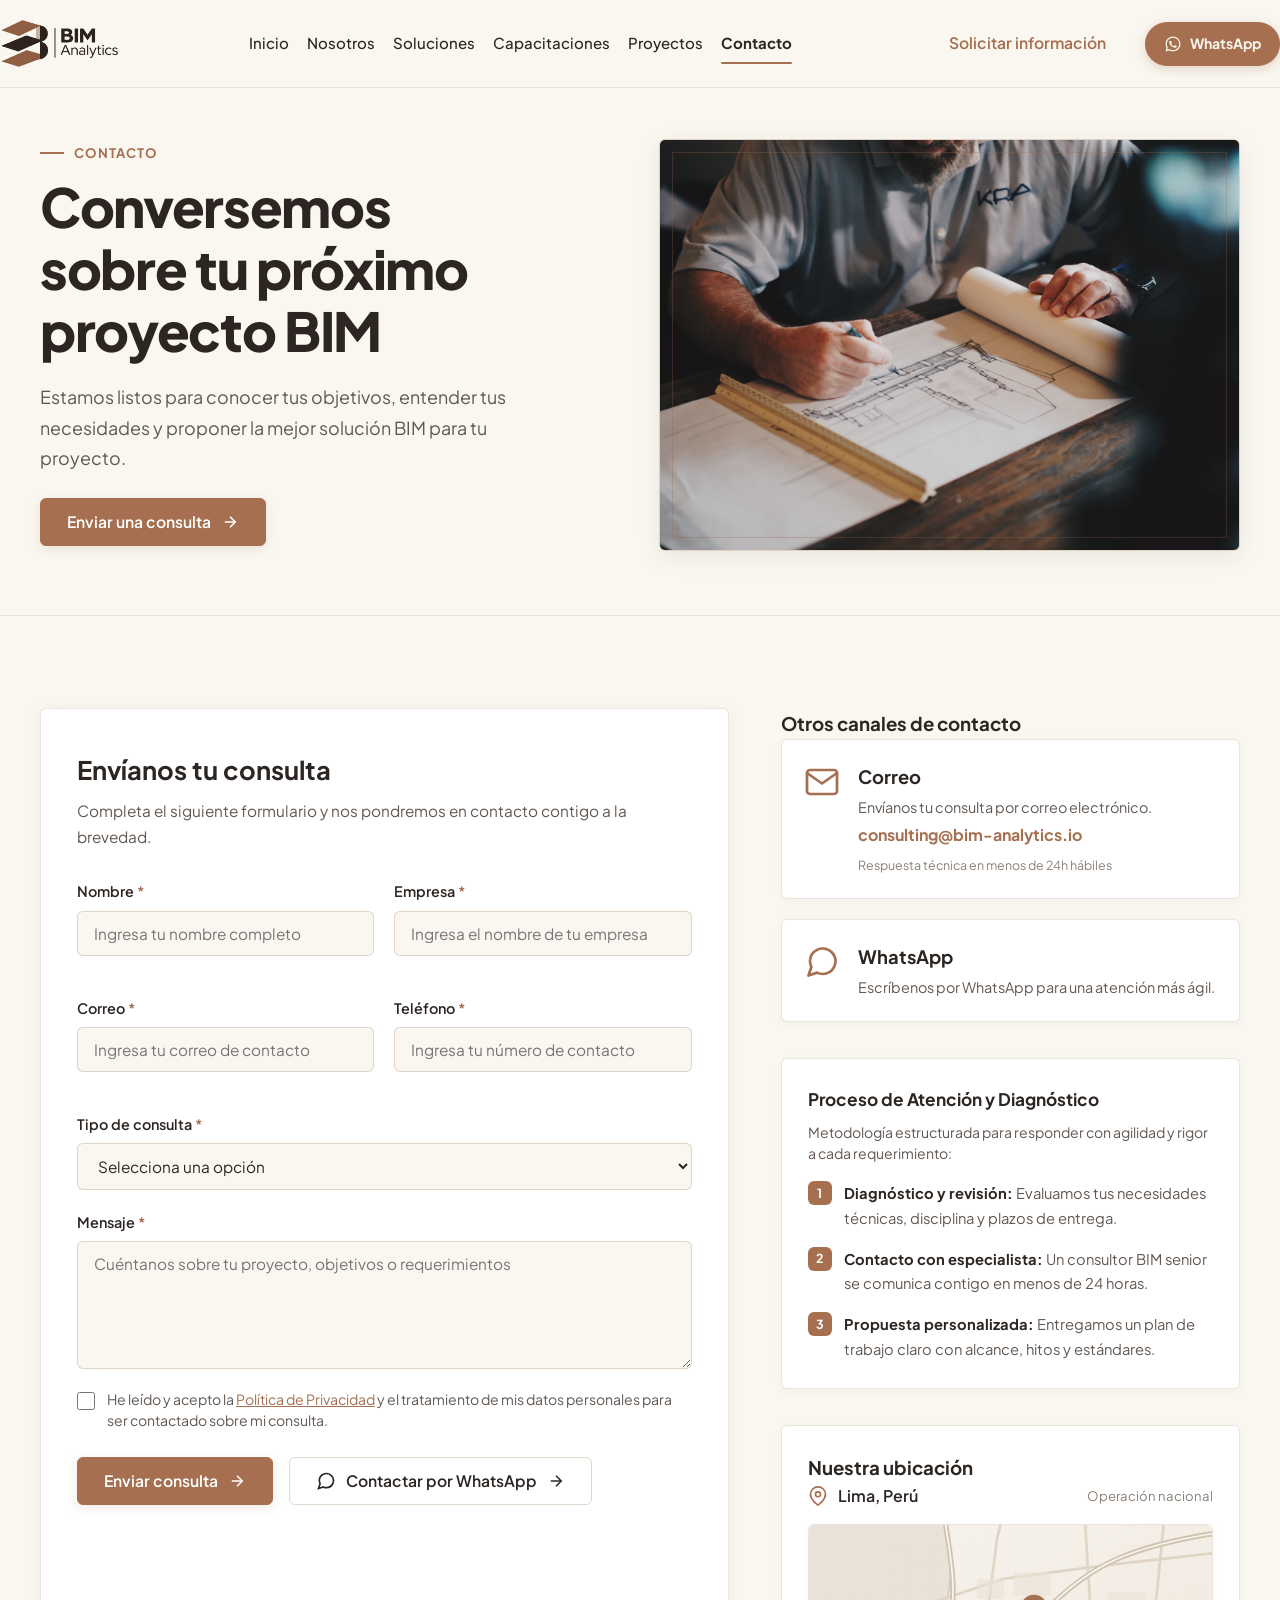
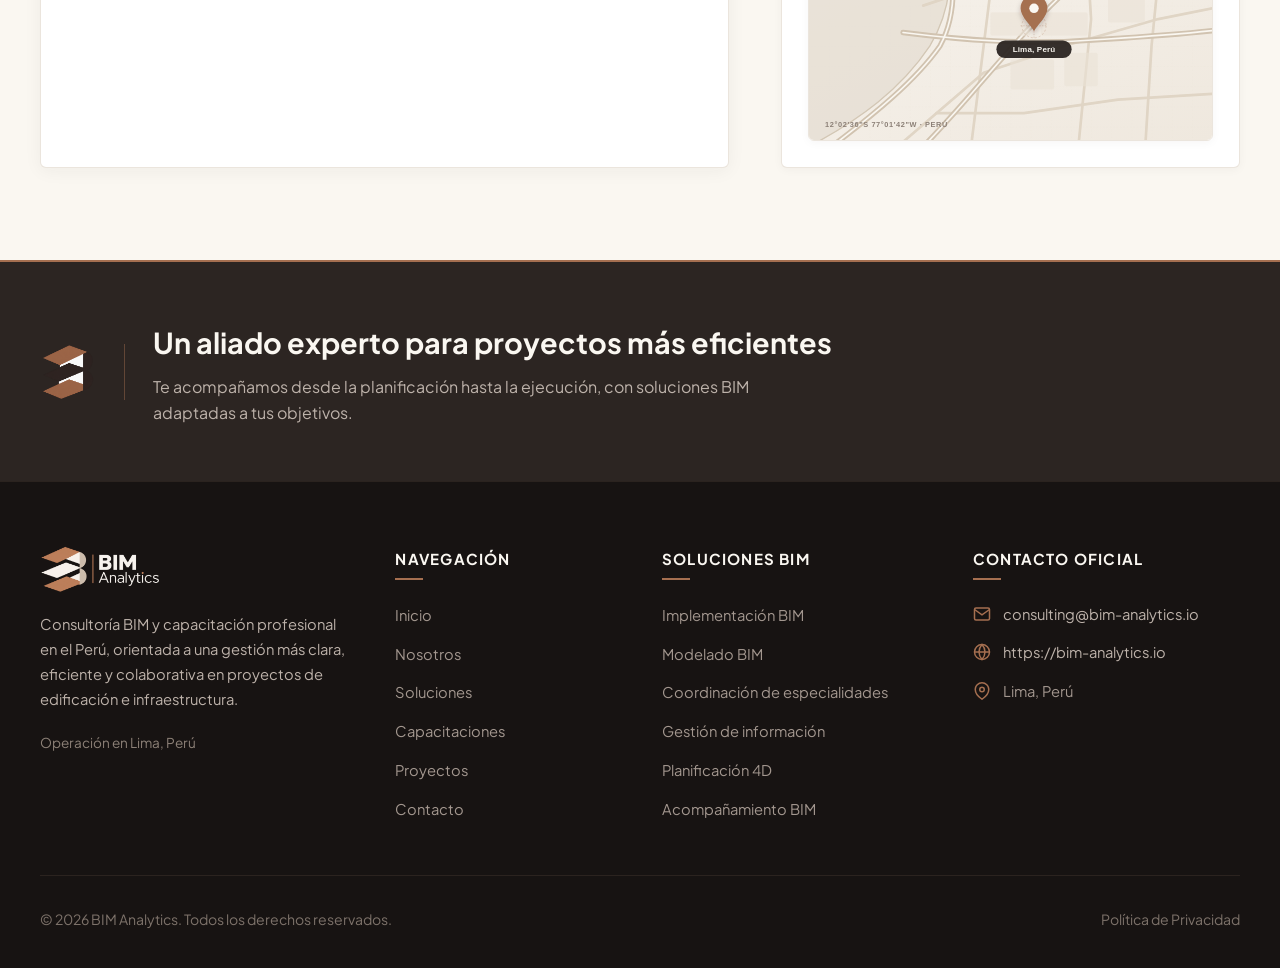
<file: contacto.html>
﻿<!DOCTYPE html>
<html lang="es">
<head>
  <meta charset="UTF-8">
  <meta name="viewport" content="width=device-width, initial-scale=1.0">
  <title>Contacto | BIM Analytics - Conversemos sobre tu próximo proyecto BIM</title>
  <meta name="description" content="Ponte en contacto con el equipo de BIM Analytics en Lima, Perú. Envíanos tu consulta técnica sobre consultoría, modelado o capacitaciones BIM al correo consulting@bim-analytics.io.">
  <link rel="canonical" href="https://bim-analytics.io/contacto.html">

  <!-- Open Graph -->
  <meta property="og:type" content="website">
  <meta property="og:url" content="https://bim-analytics.io/contacto.html">
  <meta property="og:title" content="Contacto | BIM Analytics - Conversemos sobre tu próximo proyecto BIM">
  <meta property="og:description" content="Estamos listos para conocer tus objetivos, entender tus necesidades y proponer la mejor solución BIM para tu proyecto.">
  <meta property="og:image" content="https://bim-analytics.io/assets/img/brand/og-image.png">

    <!-- Favicons & Manifest -->
  <link rel="icon" type="image/x-icon" href="assets/img/brand/favicon.ico">
  <link rel="icon" type="image/png" sizes="32x32" href="assets/img/brand/favicon-32x32.png">
  <link rel="icon" type="image/png" sizes="16x16" href="assets/img/brand/favicon-16x16.png">
  <link rel="apple-touch-icon" sizes="180x180" href="assets/img/brand/apple-touch-icon.png">
  <link rel="manifest" href="site.webmanifest">
  <meta name="theme-color" content="#2A1F1A">

  <!-- Google Fonts: Plus Jakarta Sans -->
  <link rel="preconnect" href="https://fonts.googleapis.com">
  <link rel="preconnect" href="https://fonts.gstatic.com" crossorigin>
  <link href="https://fonts.googleapis.com/css2?family=Plus+Jakarta+Sans:wght@300;400;500;600;700;800&display=swap" rel="stylesheet">

  <link rel="stylesheet" href="assets/css/styles.css">

  <script type="application/ld+json">
  {
    "@context": "https://schema.org",
    "@type": "ContactPage",
    "name": "Contacto | BIM Analytics",
    "url": "https://bim-analytics.io/contacto.html",
    "description": "Conversemos sobre tu próximo proyecto BIM en el Perú.",
    "publisher": {
      "@type": "Organization",
      "name": "BIM Analytics",
      "url": "https://bim-analytics.io",
      "email": "consulting@bim-analytics.io",
      "address": {
        "@type": "PostalAddress",
        "addressLocality": "Lima",
        "addressCountry": "PE"
      }
    }
  }
  </script>
</head>
<body class="bg-crema">
  <a href="#main-content" class="skip-link">Saltar al contenido principal</a>

  <!-- Header -->
  <header class="site-header" role="banner">
    <div class="container header-inner">
            <a class="site-logo" href="index.html" aria-label="BIM Analytics — Ir al inicio">
        <img src="assets/img/brand/logo-bim-analytics-horizontal.png" alt="BIM Analytics" width="898" height="378">
      </a>

      <!-- Desktop Nav -->
      <nav class="main-nav" aria-label="Navegación principal">
        <ul class="nav-list">
          <li><a href="index.html" class="nav-link">Inicio</a></li>
          <li><a href="nosotros.html" class="nav-link">Nosotros</a></li>
          <li><a href="soluciones.html" class="nav-link">Soluciones</a></li>
          <li><a href="capacitaciones.html" class="nav-link">Capacitaciones</a></li>
          <li><a href="proyectos.html" class="nav-link">Proyectos</a></li>
          <li><a href="contacto.html" class="nav-link active" aria-current="page">Contacto</a></li>
        </ul>
      </nav>

      <!-- Desktop Header Actions -->
      <div class="header-actions">
        <a href="contacto.html" class="btn btn-header">Solicitar información</a>
        <a href="https://wa.me/51993463118?text=Hola%20BIM%20Analytics%2C%20deseo%20solicitar%20informaci%C3%B3n." class="btn btn-whatsapp" target="_blank" rel="noopener noreferrer" aria-label="Contactar por WhatsApp">
          <svg viewBox="0 0 24 24" width="18" height="18" fill="currentColor" aria-hidden="true"><path d="M12.04 2C6.58 2 2.13 6.45 2.13 11.91C2.13 13.66 2.59 15.36 3.45 16.86L2.05 22L7.3 20.62C8.75 21.41 10.38 21.83 12.04 21.83C17.5 21.83 21.95 17.38 21.95 11.92C21.95 9.27 20.92 6.78 19.05 4.91C17.18 3.03 14.69 2 12.04 2ZM12.05 20.15C10.56 20.15 9.11 19.76 7.85 19L7.55 18.83L4.43 19.65L5.26 16.61L5.06 16.29C4.24 15 3.8 13.47 3.8 11.91C3.8 7.37 7.5 3.67 12.05 3.67C14.25 3.67 16.31 4.53 17.87 6.09C19.42 7.65 20.28 9.72 20.28 11.92C20.28 16.46 16.58 20.15 12.05 20.15ZM16.57 14.39C16.32 14.27 15.1 13.66 14.88 13.58C14.65 13.5 14.49 13.46 14.32 13.7C14.16 13.95 13.69 14.51 13.54 14.67C13.4 14.83 13.25 14.86 13 14.73C12.75 14.61 11.96 14.35 11.02 13.51C10.29 12.86 9.8 12.05 9.65 11.81C9.51 11.56 9.64 11.43 9.76 11.31C9.87 11.2 10.01 11.02 10.14 10.87C10.26 10.73 10.3 10.62 10.38 10.46C10.46 10.3 10.42 10.15 10.36 10.03C10.3 9.91 9.8 8.69 9.6 8.19C9.4 7.71 9.2 7.77 9.05 7.76H8.58C8.42 7.76 8.15 7.82 7.93 8.07C7.7 8.31 7.07 8.9 7.07 10.12C7.07 11.33 7.96 12.5 8.08 12.67C8.21 12.83 9.82 15.31 12.28 16.37C12.87 16.62 13.32 16.77 13.68 16.89C14.27 17.07 14.81 17.05 15.24 16.98C15.71 16.91 16.69 16.39 16.9 15.81C17.1 15.22 17.1 14.73 17.04 14.63C16.98 14.52 16.82 14.46 16.57 14.39Z"/></svg>
          <span>WhatsApp</span>
        </a>
      </div>

      <!-- Mobile Hamburger Toggle -->
      <button type="button" class="menu-toggle" aria-label="Abrir menú de navegación" aria-expanded="false" aria-controls="mobileNavPanel">
        <svg viewBox="0 0 24 24" fill="none" stroke="currentColor" stroke-width="2" stroke-linecap="round" stroke-linejoin="round" aria-hidden="true">
          <line x1="3" y1="12" x2="21" y2="12"></line>
          <line x1="3" y1="6" x2="21" y2="6"></line>
          <line x1="3" y1="18" x2="21" y2="18"></line>
        </svg>
      </button>
    </div>
  </header>

  <!-- Mobile Nav Panel -->
  <div id="mobileNavPanel" class="mobile-nav-panel" role="dialog" aria-modal="true" aria-label="Menú principal móvil">
    <div class="mobile-nav-header">
            <a class="site-logo" href="index.html" aria-label="BIM Analytics — Ir al inicio">
        <img src="assets/img/brand/logo-bim-analytics-horizontal.png" alt="BIM Analytics" width="898" height="378">
      </a>
      <button type="button" class="mobile-close-btn" aria-label="Cerrar menú de navegación">
        <svg viewBox="0 0 24 24" width="22" height="22" fill="none" stroke="currentColor" stroke-width="2" stroke-linecap="round" stroke-linejoin="round" aria-hidden="true">
          <line x1="18" y1="6" x2="6" y2="18"></line>
          <line x1="6" y1="6" x2="18" y2="18"></line>
        </svg>
      </button>
    </div>
    <ul class="mobile-nav-list">
      <li><a href="index.html" class="mobile-nav-link">Inicio</a></li>
      <li><a href="nosotros.html" class="mobile-nav-link">Nosotros</a></li>
      <li><a href="soluciones.html" class="mobile-nav-link">Soluciones</a></li>
      <li><a href="capacitaciones.html" class="mobile-nav-link">Capacitaciones</a></li>
      <li><a href="proyectos.html" class="mobile-nav-link">Proyectos</a></li>
      <li><a href="contacto.html" class="mobile-nav-link active">Contacto</a></li>
    </ul>
    <div class="mobile-nav-actions">
      <a href="contacto.html" class="btn btn-primary">Solicitar información</a>
      <a href="https://wa.me/51993463118?text=Hola%20BIM%20Analytics%2C%20deseo%20solicitar%20informaci%C3%B3n." class="btn btn-whatsapp mobile-nav-whatsapp" target="_blank" rel="noopener noreferrer" aria-label="Contactar por WhatsApp">
        <svg viewBox="0 0 24 24" width="18" height="18" fill="currentColor" aria-hidden="true"><path d="M12.04 2C6.58 2 2.13 6.45 2.13 11.91C2.13 13.66 2.59 15.36 3.45 16.86L2.05 22L7.3 20.62C8.75 21.41 10.38 21.83 12.04 21.83C17.5 21.83 21.95 17.38 21.95 11.92C21.95 9.27 20.92 6.78 19.05 4.91C17.18 3.03 14.69 2 12.04 2ZM12.05 20.15C10.56 20.15 9.11 19.76 7.85 19L7.55 18.83L4.43 19.65L5.26 16.61L5.06 16.29C4.24 15 3.8 13.47 3.8 11.91C3.8 7.37 7.5 3.67 12.05 3.67C14.25 3.67 16.31 4.53 17.87 6.09C19.42 7.65 20.28 9.72 20.28 11.92C20.28 16.46 16.58 20.15 12.05 20.15ZM16.57 14.39C16.32 14.27 15.1 13.66 14.88 13.58C14.65 13.5 14.49 13.46 14.32 13.7C14.16 13.95 13.69 14.51 13.54 14.67C13.4 14.83 13.25 14.86 13 14.73C12.75 14.61 11.96 14.35 11.02 13.51C10.29 12.86 9.8 12.05 9.65 11.81C9.51 11.56 9.64 11.43 9.76 11.31C9.87 11.2 10.01 11.02 10.14 10.87C10.26 10.73 10.3 10.62 10.38 10.46C10.46 10.3 10.42 10.15 10.36 10.03C10.3 9.91 9.8 8.69 9.6 8.19C9.4 7.71 9.2 7.77 9.05 7.76H8.58C8.42 7.76 8.15 7.82 7.93 8.07C7.7 8.31 7.07 8.9 7.07 10.12C7.07 11.33 7.96 12.5 8.08 12.67C8.21 12.83 9.82 15.31 12.28 16.37C12.87 16.62 13.32 16.77 13.68 16.89C14.27 17.07 14.81 17.05 15.24 16.98C15.71 16.91 16.69 16.39 16.9 15.81C17.1 15.22 17.1 14.73 17.04 14.63C16.98 14.52 16.82 14.46 16.57 14.39Z"/></svg>
        <span>WhatsApp</span>
      </a>
    </div>
    <div class="mobile-nav-footer">
      <p class="mobile-contact-info">
        Información y Consultoría Oficial:<br>
        <a href="mailto:consulting@bim-analytics.io">consulting@bim-analytics.io</a>
      </p>
    </div>
  </div>

  <!-- Main Content -->
  <main id="main-content">
    <!-- Hero Section -->
    <section class="page-hero" aria-labelledby="hero-title">
      <div class="container grid-12 hero-grid">
        <div class="hero-copy hero-content animate-fade-up">
          <span class="tech-tag">Contacto</span>
          <h1 id="hero-title" class="hero-title">Conversemos sobre tu próximo proyecto BIM</h1>
          <p class="hero-description">
            Estamos listos para conocer tus objetivos, entender tus necesidades y proponer la mejor solución BIM para tu proyecto.
          </p>
          <div class="hero-actions">
            <a href="#contactForm" class="btn btn-primary">
              <span>Enviar una consulta</span>
              <span class="btn-arrow" aria-hidden="true">
                <svg viewBox="0 0 24 24" fill="none" stroke="currentColor" stroke-width="2"><line x1="5" y1="12" x2="19" y2="12"/><polyline points="12 5 19 12 12 19"/></svg>
              </span>
            </a>
          </div>
        </div>

        <div class="hero-media hero-image-wrap animate-fade-up delay-1">
          <picture>
            <source srcset="assets/img/hero/hero-contacto.webp" type="image/webp">
            <img src="assets/img/hero/hero-contacto.webp" alt="Mesa de trabajo de arquitectura e ingeniería con planos técnicos y documentación de obra" class="hero-img" width="1920" height="1080" fetchpriority="high" decoding="async">
          </picture>
          <div class="hero-technical-overlay" aria-hidden="true"></div>
        </div>
      </div>
    </section>

    <!-- Form & Contact Info Section -->
    <section class="content-section bg-crema" aria-label="Formulario de contacto e información oficial">
      <div class="container">
        <div class="contact-grid">
          <!-- Left: Contact Form -->
          <div class="contact-form-wrap animate-fade-up">
            <h2 class="contact-form-title">Envíanos tu consulta</h2>
            <p class="contact-form-subtitle">Completa el siguiente formulario y nos pondremos en contacto contigo a la brevedad.</p>

            <form id="contactForm" novalidate>
              <div class="form-row">
                <!-- Nombre -->
                <div class="form-group">
                  <label for="nombre" class="form-label">Nombre <span class="required">*</span></label>
                  <input type="text" id="nombre" name="nombre" class="form-control" placeholder="Ingresa tu nombre completo" required autocomplete="name">
                  <span id="nombreError" class="form-error">Por favor ingresa tu nombre completo.</span>
                </div>

                <!-- Empresa -->
                <div class="form-group">
                  <label for="empresa" class="form-label">Empresa <span class="required">*</span></label>
                  <input type="text" id="empresa" name="empresa" class="form-control" placeholder="Ingresa el nombre de tu empresa" required autocomplete="organization">
                  <span id="empresaError" class="form-error">Por favor ingresa el nombre de tu empresa.</span>
                </div>
              </div>

              <div class="form-row">
                <!-- Correo -->
                <div class="form-group">
                  <label for="correo" class="form-label">Correo <span class="required">*</span></label>
                  <input type="email" id="correo" name="correo" class="form-control" placeholder="Ingresa tu correo de contacto" required autocomplete="email">
                  <span id="correoError" class="form-error">Por favor ingresa un correo electrónico válido.</span>
                </div>

                <!-- Teléfono -->
                <div class="form-group">
                  <label for="telefono" class="form-label">Teléfono <span class="required">*</span></label>
                  <input type="tel" id="telefono" name="telefono" class="form-control" placeholder="Ingresa tu número de contacto" required autocomplete="tel">
                  <span id="telefonoError" class="form-error">Por favor ingresa un número de teléfono válido.</span>
                </div>
              </div>

              <!-- Tipo de consulta -->
              <div class="form-group">
                <label for="tipoConsulta" class="form-label">Tipo de consulta <span class="required">*</span></label>
                <select id="tipoConsulta" name="tipoConsulta" class="form-control" required>
                  <option value="" disabled selected>Selecciona una opción</option>
                  <option value="Consultoría BIM">Consultoría BIM</option>
                  <option value="Modelado BIM">Modelado BIM</option>
                  <option value="Coordinación de especialidades">Coordinación de especialidades</option>
                  <option value="Gestión de información">Gestión de información</option>
                  <option value="Planificación 4D">Planificación 4D</option>
                  <option value="Acompañamiento BIM">Acompañamiento BIM</option>
                  <option value="Capacitaciones">Capacitaciones</option>
                  <option value="Otro">Otro requerimiento</option>
                </select>
                <span id="tipoConsultaError" class="form-error">Por favor selecciona un tipo de consulta.</span>
              </div>

              <!-- Mensaje -->
              <div class="form-group">
                <label for="mensaje" class="form-label">Mensaje <span class="required">*</span></label>
                <textarea id="mensaje" name="mensaje" class="form-control" placeholder="Cuéntanos sobre tu proyecto, objetivos o requerimientos" required></textarea>
                <span id="mensajeError" class="form-error">Por favor describe tu requerimiento o consulta (mínimo 10 caracteres).</span>
              </div>

              <!-- Privacidad Checkbox -->
              <div class="privacy-check-group">
                <input type="checkbox" id="privacidadCheck" required>
                <label for="privacidadCheck" class="privacy-check-label">
                  He leído y acepto la <a href="privacidad.html" target="_blank" rel="noopener">Política de Privacidad</a> y el tratamiento de mis datos personales para ser contactado sobre mi consulta.
                </label>
              </div>
              <span id="privacidadError" class="form-error" style="margin-top: -18px; margin-bottom: 20px;">Debes aceptar la política de privacidad para continuar.</span>

              <!-- Form Buttons -->
              <div class="form-actions">
                <button type="submit" class="btn btn-primary">
                  <span>Enviar consulta</span>
                  <span class="btn-arrow" aria-hidden="true">
                    <svg viewBox="0 0 24 24" fill="none" stroke="currentColor" stroke-width="2"><line x1="5" y1="12" x2="19" y2="12"/><polyline points="12 5 19 12 12 19"/></svg>
                  </span>
                </button>

                <!-- WhatsApp Button -->
                <a href="https://wa.me/51993463118?text=Hola%20BIM%20Analytics%2C%20deseo%20solicitar%20informaci%C3%B3n." class="btn btn-outline" data-config="whatsapp" target="_blank" rel="noopener noreferrer" aria-label="Contactar por WhatsApp">
                  <svg viewBox="0 0 24 24" width="20" height="20" fill="none" stroke="currentColor" stroke-width="2" aria-hidden="true"><path d="M21 11.5a8.38 8.38 0 0 1-.9 3.8 8.5 8.5 0 0 1-7.6 4.7 8.38 8.38 0 0 1-3.8-.9L3 21l1.9-5.7a8.38 8.38 0 0 1-.9-3.8 8.5 8.5 0 0 1 4.7-7.6 8.38 8.38 0 0 1 3.8-.9h.5a8.48 8.48 0 0 1 8 8v.5z"/></svg>
                  <span>Contactar por WhatsApp</span>
                  <span class="btn-arrow" aria-hidden="true">
                    <svg viewBox="0 0 24 24" fill="none" stroke="currentColor" stroke-width="2"><line x1="5" y1="12" x2="19" y2="12"/><polyline points="12 5 19 12 12 19"/></svg>
                  </span>
                </a>
              </div>

              <!-- Form Status Feedback Box -->
              <div id="formStatus" class="form-status" role="status" aria-live="polite"></div>
            </form>
          </div>

          <!-- Right: Direct Channels & Location -->
          <div class="contact-sidebar animate-fade-up delay-1">
            <div>
              <h3 class="sidebar-title">Otros canales de contacto</h3>
              <div class="contact-channels-grid">
                <!-- Correo Oficial Confirmado -->
                <div class="contact-channel-item">
                  <div class="channel-icon" aria-hidden="true">
                    <img src="assets/icons/icon-mail.svg" alt="" width="32" height="32">
                  </div>
                  <div class="channel-info">
                    <h4>Correo</h4>
                    <p>Envíanos tu consulta por correo electrónico.</p>
                    <a href="mailto:consulting@bim-analytics.io">consulting@bim-analytics.io</a>
                    <span style="display: block; font-size: 0.78rem; color: #8C8077; margin-top: 6px;">Respuesta técnica en menos de 24h hábiles</span>
                  </div>
                </div>

                <!-- WhatsApp -->
                <div class="contact-channel-item">
                  <div class="channel-icon" aria-hidden="true">
                    <img src="assets/icons/icon-whatsapp.svg" alt="" width="32" height="32">
                  </div>
                  <div class="channel-info">
                    <h4>WhatsApp</h4>
                    <p>Escríbenos por WhatsApp para una atención más ágil.</p>
                  </div>
                </div>

                <!-- Llamada Telefónica (Oculto temporalmente hasta confirmar número oficial en SITE_CONFIG.phone) -->
                <!-- TODO: Confirmar número oficial telefónico para activar este bloque -->
                <div class="contact-channel-item" data-config="phone" style="display: none;">
                  <div class="channel-icon" aria-hidden="true">
                    <img src="assets/icons/icon-phone.svg" alt="" width="32" height="32">
                  </div>
                  <div class="channel-info">
                    <h4>Llamada</h4>
                    <p>Conversemos directamente con nuestro equipo técnico.</p>
                    <a href="#">Llamar ahora</a>
                  </div>
                </div>
              </div>
            </div>

            <!-- Proceso de Atención Técnica (Inspirado en solidez de Quality) -->
            <div class="contact-process-box">
              <h3 style="font-size: 1.08rem; font-weight: 700; color: var(--color-espresso); margin-bottom: 8px;">Proceso de Atención y Diagnóstico</h3>
              <p style="font-size: 0.88rem; color: var(--color-text-secondary); line-height: 1.55;">Metodología estructurada para responder con agilidad y rigor a cada requerimiento:</p>
              <ul class="contact-process-steps">
                <li class="contact-process-step">
                  <span class="contact-step-badge">1</span>
                  <div>
                    <strong>Diagnóstico y revisión:</strong> Evaluamos tus necesidades técnicas, disciplina y plazos de entrega.
                  </div>
                </li>
                <li class="contact-process-step">
                  <span class="contact-step-badge">2</span>
                  <div>
                    <strong>Contacto con especialista:</strong> Un consultor BIM senior se comunica contigo en menos de 24 horas.
                  </div>
                </li>
                <li class="contact-process-step">
                  <span class="contact-step-badge">3</span>
                  <div>
                    <strong>Propuesta personalizada:</strong> Entregamos un plan de trabajo claro con alcance, hitos y estándares.
                  </div>
                </li>
              </ul>
            </div>

            <!-- Location Container with Map (Lima, Perú confirmado) -->
            <div class="location-box">
              <h3 class="location-title">Nuestra ubicación</h3>
              <div class="location-place" style="margin-bottom: 14px;">
                <svg viewBox="0 0 24 24" fill="none" stroke="currentColor" stroke-width="2" aria-hidden="true"><path d="M21 10c0 7-9 13-9 13s-9-6-9-13a9 9 0 0 1 18 0z"/><circle cx="12" cy="10" r="3"/></svg>
                <span style="font-weight: 600; color: var(--color-espresso);">Lima, Perú</span>
                <span style="font-size: 0.82rem; color: #8C8077; margin-left: auto;">Operación nacional</span>
              </div>

              <!-- Stylized Architectural Map of Lima, Perú -->
              <div class="map-container" style="border: 1px solid var(--color-border-subtle); border-radius: var(--radius-sm); overflow: hidden; line-height: 0; box-shadow: var(--shadow-sm);">
                <img src="assets/img/brand/map-lima.svg" alt="Mapa arquitectónico de ubicación en Lima, Perú" width="600" height="320" style="width: 100%; height: auto; display: block;" loading="lazy">
              </div>
            </div>
          </div>
        </div>
      </div>
    </section>

    <!-- Bottom Dark Callout Banner -->
    <section class="bottom-cta-banner" aria-label="Alianza Estratégica">
      <div class="container cta-banner-inner">
        <div class="cta-banner-left">
          <img src="assets/img/brand/simbolo-bim-analytics.png" alt="" class="cta-banner-symbol ambient-symbol" width="52" height="52" aria-hidden="true">
          <div class="cta-banner-divider" aria-hidden="true"></div>
          <div class="cta-banner-text">
            <h3>Un aliado experto para proyectos más eficientes</h3>
            <p>Te acompañamos desde la planificación hasta la ejecución, con soluciones BIM adaptadas a tus objetivos.</p>
          </div>
        </div>
      </div>
    </section>
  </main>

  <!-- Footer -->
  <footer class="site-footer" role="contentinfo">
    <div class="container footer-grid">
      <div class="footer-col-brand">
                <a href="index.html" aria-label="BIM Analytics Inicio">
          <img src="assets/img/brand/logo-bim-analytics-dark.png" alt="BIM Analytics" class="footer-logo" width="888" height="341">
        </a>
        <p>Consultoría BIM y capacitación profesional en el Perú, orientada a una gestión más clara, eficiente y colaborativa en proyectos de edificación e infraestructura.</p>
        <span style="font-size: 0.85rem; color: #8C8077;">Operación en Lima, Perú</span>
      </div>

      <div>
        <h4 class="footer-heading">Navegación</h4>
        <ul class="footer-nav-list">
          <li><a href="index.html" class="footer-nav-link">Inicio</a></li>
          <li><a href="nosotros.html" class="footer-nav-link">Nosotros</a></li>
          <li><a href="soluciones.html" class="footer-nav-link">Soluciones</a></li>
          <li><a href="capacitaciones.html" class="footer-nav-link">Capacitaciones</a></li>
          <li><a href="proyectos.html" class="footer-nav-link">Proyectos</a></li>
          <li><a href="contacto.html" class="footer-nav-link">Contacto</a></li>
        </ul>
      </div>

      <div>
        <h4 class="footer-heading">Soluciones BIM</h4>
        <ul class="footer-nav-list">
          <li><a href="soluciones.html" class="footer-nav-link">Implementación BIM</a></li>
          <li><a href="soluciones.html" class="footer-nav-link">Modelado BIM</a></li>
          <li><a href="soluciones.html" class="footer-nav-link">Coordinación de especialidades</a></li>
          <li><a href="soluciones.html" class="footer-nav-link">Gestión de información</a></li>
          <li><a href="soluciones.html" class="footer-nav-link">Planificación 4D</a></li>
          <li><a href="soluciones.html" class="footer-nav-link">Acompañamiento BIM</a></li>
        </ul>
      </div>

      <div>
        <h4 class="footer-heading">Contacto Oficial</h4>
        <div class="footer-contact-item">
          <svg viewBox="0 0 24 24" fill="none" stroke="currentColor" stroke-width="2" aria-hidden="true"><path d="M4 4h16c1.1 0 2 .9 2 2v12c0 1.1-.9 2-2 2H4c-1.1 0-2-.9-2-2V6c0-1.1.9-2 2-2z"/><polyline points="22,6 12,13 2,6"/></svg>
          <a href="mailto:consulting@bim-analytics.io">consulting@bim-analytics.io</a>
        </div>
        <div class="footer-contact-item">
          <svg viewBox="0 0 24 24" fill="none" stroke="currentColor" stroke-width="2" aria-hidden="true"><circle cx="12" cy="12" r="10"/><line x1="2" y1="12" x2="22" y2="12"/><path d="M12 2a15.3 15.3 0 0 1 4 10 15.3 15.3 0 0 1-4 10 15.3 15.3 0 0 1-4-10 15.3 15.3 0 0 1 4-10z"/></svg>
          <a href="https://bim-analytics.io" target="_blank" rel="noopener">https://bim-analytics.io</a>
        </div>
        <div class="footer-contact-item">
          <svg viewBox="0 0 24 24" fill="none" stroke="currentColor" stroke-width="2" aria-hidden="true"><path d="M21 10c0 7-9 13-9 13s-9-6-9-13a9 9 0 0 1 18 0z"/><circle cx="12" cy="10" r="3"/></svg>
          <span>Lima, Perú</span>
        </div>
      </div>
    </div>

    <div class="container footer-bottom">
      <p>&copy; 2026 BIM Analytics. Todos los derechos reservados.</p>
      <div class="footer-bottom-links">
        <a href="privacidad.html">Política de Privacidad</a>
      </div>
    </div>
  </footer>

  <script src="assets/js/main.js"></script>
  <!-- Back to Top Floating Button -->
  <button type="button" class="back-to-top" id="backToTopBtn" aria-label="Volver al inicio">
    <svg viewBox="0 0 24 24" width="22" height="22" fill="none" stroke="currentColor" stroke-width="2.2" stroke-linecap="round" stroke-linejoin="round" aria-hidden="true">
      <polyline points="18 15 12 9 6 15"></polyline>
    </svg>
  </button>
</body>
</html>
</file>
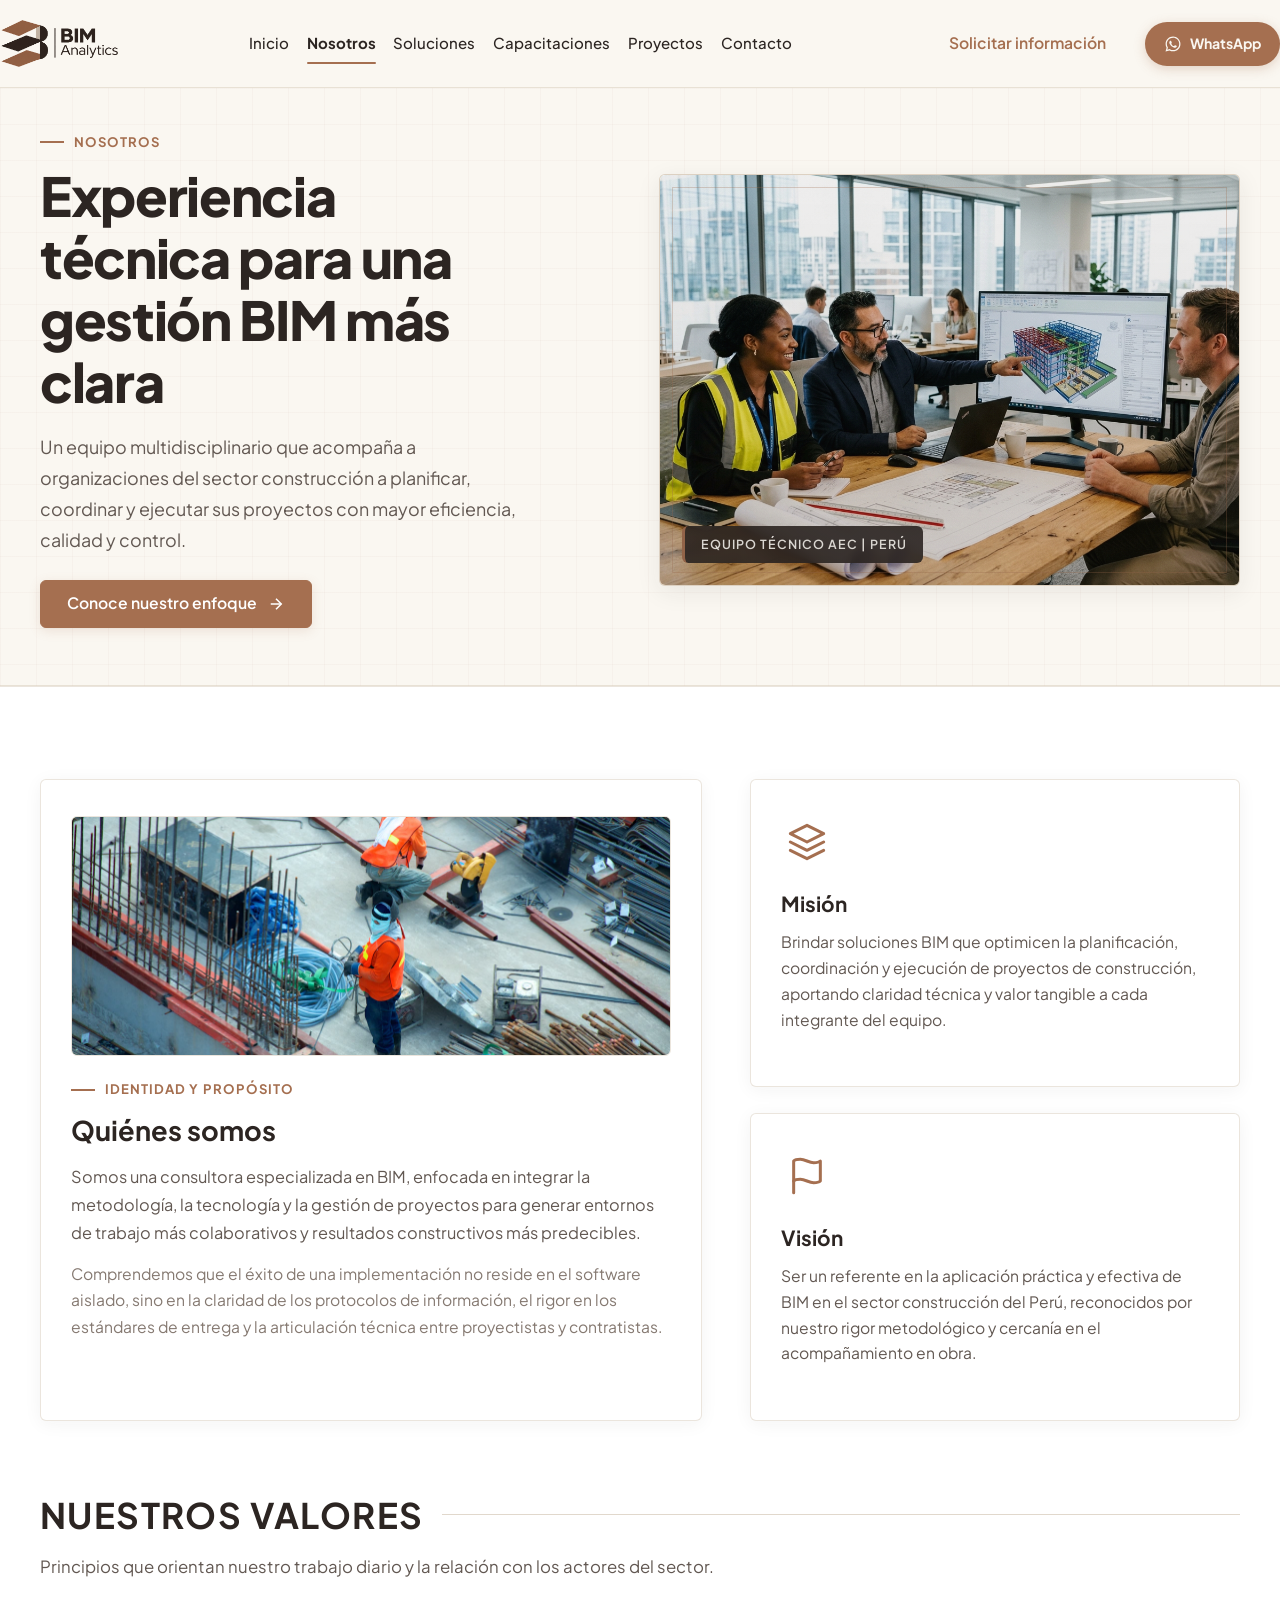
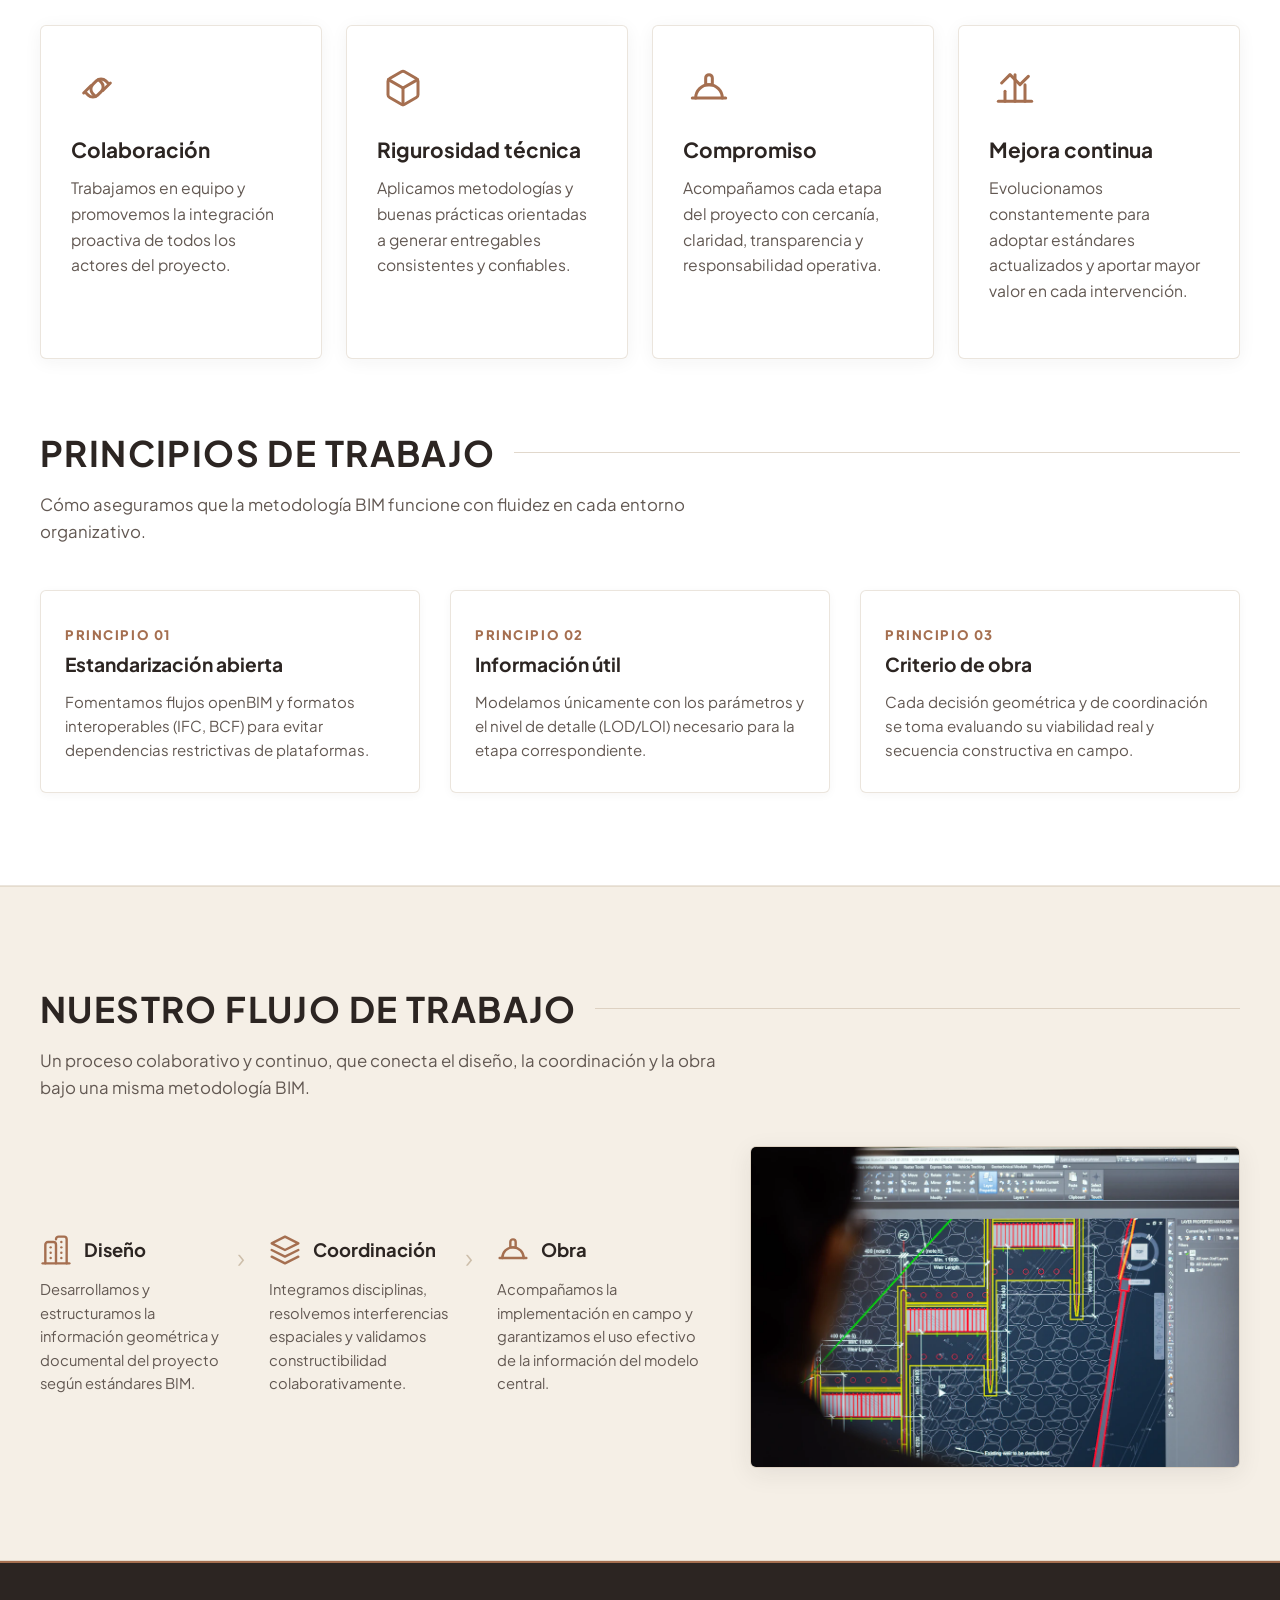
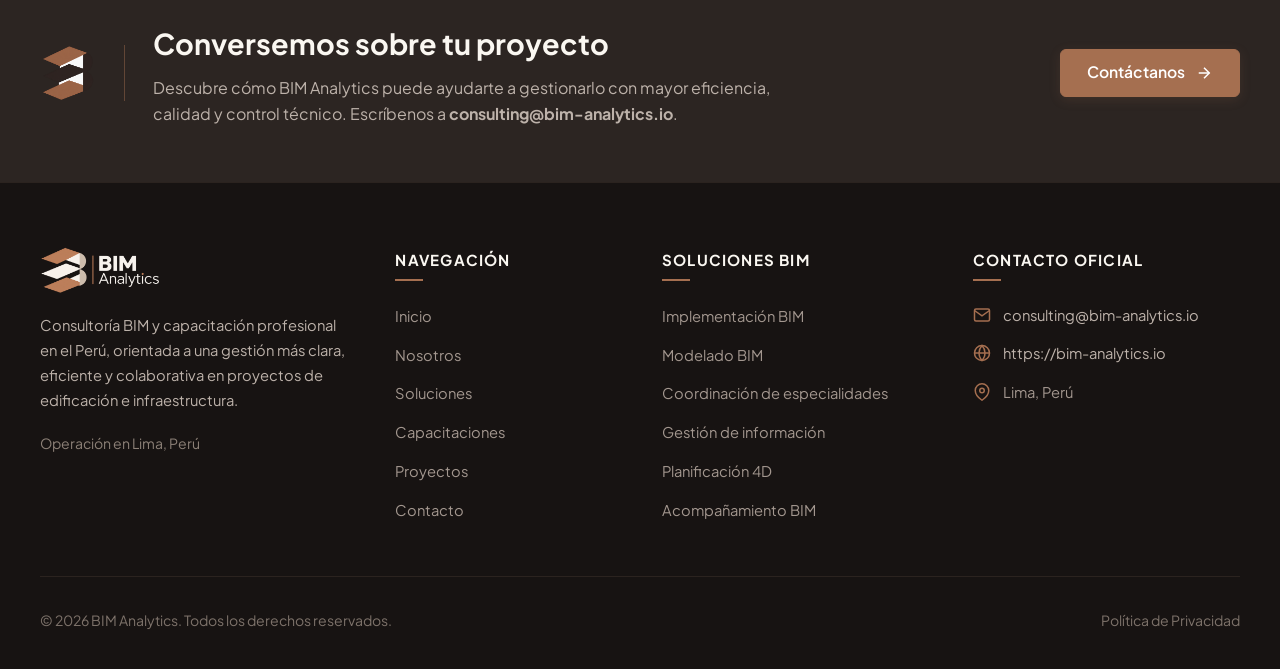
<file: nosotros.html>
﻿<!DOCTYPE html>
<html lang="es">
<head>
  <meta charset="UTF-8">
  <meta name="viewport" content="width=device-width, initial-scale=1.0">
  <title>Nosotros | BIM Analytics - Experiencia técnica en gestión BIM</title>
  <meta name="description" content="Conoce a BIM Analytics: consultora especializada en metodología BIM, tecnología y gestión técnica para proyectos de edificación e infraestructura en el Perú.">
  <link rel="canonical" href="https://bim-analytics.io/nosotros.html">

  <!-- Open Graph -->
  <meta property="og:type" content="website">
  <meta property="og:url" content="https://bim-analytics.io/nosotros.html">
  <meta property="og:title" content="Nosotros | BIM Analytics - Experiencia técnica para una gestión BIM más clara">
  <meta property="og:description" content="Equipo multidisciplinario enfocado en integrar metodología BIM, tecnología y gestión de proyectos constructivos en el Perú.">
  <meta property="og:image" content="https://bim-analytics.io/assets/img/brand/og-image.png">

    <!-- Favicons & Manifest -->
  <link rel="icon" type="image/x-icon" href="assets/img/brand/favicon.ico">
  <link rel="icon" type="image/png" sizes="32x32" href="assets/img/brand/favicon-32x32.png">
  <link rel="icon" type="image/png" sizes="16x16" href="assets/img/brand/favicon-16x16.png">
  <link rel="apple-touch-icon" sizes="180x180" href="assets/img/brand/apple-touch-icon.png">
  <link rel="manifest" href="site.webmanifest">
  <meta name="theme-color" content="#2A1F1A">

  <!-- Google Fonts: Plus Jakarta Sans -->
  <link rel="preconnect" href="https://fonts.googleapis.com">
  <link rel="preconnect" href="https://fonts.gstatic.com" crossorigin>
  <link href="https://fonts.googleapis.com/css2?family=Plus+Jakarta+Sans:wght@300;400;500;600;700;800&display=swap" rel="stylesheet">

  <link rel="stylesheet" href="assets/css/styles.css">
</head>
<body class="bg-crema">
  <a href="#main-content" class="skip-link">Saltar al contenido principal</a>

  <!-- Header -->
  <header class="site-header" role="banner">
    <div class="container header-inner">
            <a class="site-logo" href="index.html" aria-label="BIM Analytics — Ir al inicio">
        <img src="assets/img/brand/logo-bim-analytics-horizontal.png" alt="BIM Analytics" width="898" height="378">
      </a>

      <!-- Desktop Nav -->
      <nav class="main-nav" aria-label="Navegación principal">
        <ul class="nav-list">
          <li><a href="index.html" class="nav-link">Inicio</a></li>
          <li><a href="nosotros.html" class="nav-link active" aria-current="page">Nosotros</a></li>
          <li><a href="soluciones.html" class="nav-link">Soluciones</a></li>
          <li><a href="capacitaciones.html" class="nav-link">Capacitaciones</a></li>
          <li><a href="proyectos.html" class="nav-link">Proyectos</a></li>
          <li><a href="contacto.html" class="nav-link">Contacto</a></li>
        </ul>
      </nav>

      <!-- Desktop Header Actions -->
      <div class="header-actions">
        <a href="contacto.html" class="btn btn-header">Solicitar información</a>
        <a href="https://wa.me/51993463118?text=Hola%20BIM%20Analytics%2C%20deseo%20solicitar%20informaci%C3%B3n." class="btn btn-whatsapp" target="_blank" rel="noopener noreferrer" aria-label="Contactar por WhatsApp">
          <svg viewBox="0 0 24 24" width="18" height="18" fill="currentColor" aria-hidden="true"><path d="M12.04 2C6.58 2 2.13 6.45 2.13 11.91C2.13 13.66 2.59 15.36 3.45 16.86L2.05 22L7.3 20.62C8.75 21.41 10.38 21.83 12.04 21.83C17.5 21.83 21.95 17.38 21.95 11.92C21.95 9.27 20.92 6.78 19.05 4.91C17.18 3.03 14.69 2 12.04 2ZM12.05 20.15C10.56 20.15 9.11 19.76 7.85 19L7.55 18.83L4.43 19.65L5.26 16.61L5.06 16.29C4.24 15 3.8 13.47 3.8 11.91C3.8 7.37 7.5 3.67 12.05 3.67C14.25 3.67 16.31 4.53 17.87 6.09C19.42 7.65 20.28 9.72 20.28 11.92C20.28 16.46 16.58 20.15 12.05 20.15ZM16.57 14.39C16.32 14.27 15.1 13.66 14.88 13.58C14.65 13.5 14.49 13.46 14.32 13.7C14.16 13.95 13.69 14.51 13.54 14.67C13.4 14.83 13.25 14.86 13 14.73C12.75 14.61 11.96 14.35 11.02 13.51C10.29 12.86 9.8 12.05 9.65 11.81C9.51 11.56 9.64 11.43 9.76 11.31C9.87 11.2 10.01 11.02 10.14 10.87C10.26 10.73 10.3 10.62 10.38 10.46C10.46 10.3 10.42 10.15 10.36 10.03C10.3 9.91 9.8 8.69 9.6 8.19C9.4 7.71 9.2 7.77 9.05 7.76H8.58C8.42 7.76 8.15 7.82 7.93 8.07C7.7 8.31 7.07 8.9 7.07 10.12C7.07 11.33 7.96 12.5 8.08 12.67C8.21 12.83 9.82 15.31 12.28 16.37C12.87 16.62 13.32 16.77 13.68 16.89C14.27 17.07 14.81 17.05 15.24 16.98C15.71 16.91 16.69 16.39 16.9 15.81C17.1 15.22 17.1 14.73 17.04 14.63C16.98 14.52 16.82 14.46 16.57 14.39Z"/></svg>
          <span>WhatsApp</span>
        </a>
      </div>

      <!-- Mobile Hamburger Toggle -->
      <button type="button" class="menu-toggle" aria-label="Abrir menú de navegación" aria-expanded="false" aria-controls="mobileNavPanel">
        <svg viewBox="0 0 24 24" fill="none" stroke="currentColor" stroke-width="2" stroke-linecap="round" stroke-linejoin="round" aria-hidden="true">
          <line x1="3" y1="12" x2="21" y2="12"></line>
          <line x1="3" y1="6" x2="21" y2="6"></line>
          <line x1="3" y1="18" x2="21" y2="18"></line>
        </svg>
      </button>
    </div>
  </header>

  <!-- Mobile Nav Panel -->
  <div id="mobileNavPanel" class="mobile-nav-panel" role="dialog" aria-modal="true" aria-label="Menú principal móvil">
    <div class="mobile-nav-header">
            <a class="site-logo" href="index.html" aria-label="BIM Analytics — Ir al inicio">
        <img src="assets/img/brand/logo-bim-analytics-horizontal.png" alt="BIM Analytics" width="898" height="378">
      </a>
      <button type="button" class="mobile-close-btn" aria-label="Cerrar menú de navegación">
        <svg viewBox="0 0 24 24" width="22" height="22" fill="none" stroke="currentColor" stroke-width="2" stroke-linecap="round" stroke-linejoin="round" aria-hidden="true">
          <line x1="18" y1="6" x2="6" y2="18"></line>
          <line x1="6" y1="6" x2="18" y2="18"></line>
        </svg>
      </button>
    </div>
    <ul class="mobile-nav-list">
      <li><a href="index.html" class="mobile-nav-link">Inicio</a></li>
      <li><a href="nosotros.html" class="mobile-nav-link active">Nosotros</a></li>
      <li><a href="soluciones.html" class="mobile-nav-link">Soluciones</a></li>
      <li><a href="capacitaciones.html" class="mobile-nav-link">Capacitaciones</a></li>
      <li><a href="proyectos.html" class="mobile-nav-link">Proyectos</a></li>
      <li><a href="contacto.html" class="mobile-nav-link">Contacto</a></li>
    </ul>
    <div class="mobile-nav-actions">
      <a href="contacto.html" class="btn btn-primary">Solicitar información</a>
      <a href="https://wa.me/51993463118?text=Hola%20BIM%20Analytics%2C%20deseo%20solicitar%20informaci%C3%B3n." class="btn btn-whatsapp mobile-nav-whatsapp" target="_blank" rel="noopener noreferrer" aria-label="Contactar por WhatsApp">
        <svg viewBox="0 0 24 24" width="18" height="18" fill="currentColor" aria-hidden="true"><path d="M12.04 2C6.58 2 2.13 6.45 2.13 11.91C2.13 13.66 2.59 15.36 3.45 16.86L2.05 22L7.3 20.62C8.75 21.41 10.38 21.83 12.04 21.83C17.5 21.83 21.95 17.38 21.95 11.92C21.95 9.27 20.92 6.78 19.05 4.91C17.18 3.03 14.69 2 12.04 2ZM12.05 20.15C10.56 20.15 9.11 19.76 7.85 19L7.55 18.83L4.43 19.65L5.26 16.61L5.06 16.29C4.24 15 3.8 13.47 3.8 11.91C3.8 7.37 7.5 3.67 12.05 3.67C14.25 3.67 16.31 4.53 17.87 6.09C19.42 7.65 20.28 9.72 20.28 11.92C20.28 16.46 16.58 20.15 12.05 20.15ZM16.57 14.39C16.32 14.27 15.1 13.66 14.88 13.58C14.65 13.5 14.49 13.46 14.32 13.7C14.16 13.95 13.69 14.51 13.54 14.67C13.4 14.83 13.25 14.86 13 14.73C12.75 14.61 11.96 14.35 11.02 13.51C10.29 12.86 9.8 12.05 9.65 11.81C9.51 11.56 9.64 11.43 9.76 11.31C9.87 11.2 10.01 11.02 10.14 10.87C10.26 10.73 10.3 10.62 10.38 10.46C10.46 10.3 10.42 10.15 10.36 10.03C10.3 9.91 9.8 8.69 9.6 8.19C9.4 7.71 9.2 7.77 9.05 7.76H8.58C8.42 7.76 8.15 7.82 7.93 8.07C7.7 8.31 7.07 8.9 7.07 10.12C7.07 11.33 7.96 12.5 8.08 12.67C8.21 12.83 9.82 15.31 12.28 16.37C12.87 16.62 13.32 16.77 13.68 16.89C14.27 17.07 14.81 17.05 15.24 16.98C15.71 16.91 16.69 16.39 16.9 15.81C17.1 15.22 17.1 14.73 17.04 14.63C16.98 14.52 16.82 14.46 16.57 14.39Z"/></svg>
        <span>WhatsApp</span>
      </a>
    </div>
    <div class="mobile-nav-footer">
      <p class="mobile-contact-info">
        Información y Consultoría Oficial:<br>
        <a href="mailto:consulting@bim-analytics.io">consulting@bim-analytics.io</a>
      </p>
    </div>
  </div>

  <!-- Main Content -->
  <main id="main-content">
    <!-- Hero Section -->
    <section class="page-hero page-hero-internal bg-technical-grid" aria-labelledby="hero-title">
      <div class="container grid-12 hero-grid">
        <div class="hero-copy hero-content animate-fade-up">
          <span class="tech-tag">Nosotros</span>
          <h1 id="hero-title" class="hero-title">Experiencia técnica para una gestión BIM más clara</h1>
          <p class="hero-description">
            Un equipo multidisciplinario que acompaña a organizaciones del sector construcción a planificar, coordinar y ejecutar sus proyectos con mayor eficiencia, calidad y control.
          </p>
          <div class="hero-actions">
            <a href="#quienes-somos-title" class="btn btn-primary">
              <span>Conoce nuestro enfoque</span>
              <span class="btn-arrow" aria-hidden="true">
                <svg viewBox="0 0 24 24" fill="none" stroke="currentColor" stroke-width="2"><line x1="5" y1="12" x2="19" y2="12"/><polyline points="12 5 19 12 12 19"/></svg>
              </span>
            </a>
          </div>
        </div>

        <div class="hero-media hero-image-wrap animate-fade-up delay-1">
          <picture>
            <source srcset="assets/img/hero/hero-nosotros.webp" type="image/webp">
            <img src="assets/img/hero/hero-nosotros.webp" alt="Arquitectos e ingenieros colaborando en estudio técnico con modelo arquitectónico tridimensional y planos constructivos" class="hero-img" width="1920" height="1080" fetchpriority="high" decoding="async">
          </picture>
          <div class="hero-technical-overlay" aria-hidden="true"></div>
          <div class="hero-technical-badge" aria-hidden="true">Equipo Técnico AEC | Perú</div>
        </div>
      </div>
    </section>

    <!-- Quiénes somos, Misión y Visión -->
    <section class="content-section bg-white" aria-labelledby="quienes-somos-title">
      <div class="container">
        <div class="about-story-grid">
          <!-- Left: Identity Story -->
          <article class="info-card animate-fade-up delay-1" style="display: flex; flex-direction: column;">
            <div style="margin-bottom: 24px; border-radius: var(--radius-sm); overflow: hidden; height: 240px; border: 1px solid var(--color-border-subtle);">
              <img src="assets/img/services/nosotros-structure.webp" alt="Estructura de hormigón armado en proceso de ejecución constructiva" style="width: 100%; height: 100%; object-fit: cover;" loading="lazy" decoding="async">
            </div>
            <span class="tech-tag">Identidad y Propósito</span>
            <h2 id="quienes-somos-title" style="font-size: 1.7rem; font-weight: 700; color: var(--color-espresso); margin-bottom: 16px; line-height: 1.25;">Quiénes somos</h2>
            <p style="font-size: 1.02rem; color: var(--color-text-secondary); line-height: 1.72; margin-bottom: 14px;">
              Somos una consultora especializada en BIM, enfocada en integrar la metodología, la tecnología y la gestión de proyectos para generar entornos de trabajo más colaborativos y resultados constructivos más predecibles.
            </p>
            <p style="font-size: 0.98rem; color: var(--color-text-muted); line-height: 1.68;">
              Comprendemos que el éxito de una implementación no reside en el software aislado, sino en la claridad de los protocolos de información, el rigor en los estándares de entrega y la articulación técnica entre proyectistas y contratistas.
            </p>
          </article>

          <!-- Right: Misión y Visión -->
          <div style="display: flex; flex-direction: column; gap: 26px;">
            <article class="info-card animate-fade-up delay-2" style="flex: 1;">
              <div class="card-icon-wrap" aria-hidden="true">
                <img src="assets/icons/icon-layers.svg" alt="" width="40" height="40">
              </div>
              <h3 class="card-title">Misión</h3>
              <p class="card-desc">
                Brindar soluciones BIM que optimicen la planificación, coordinación y ejecución de proyectos de construcción, aportando claridad técnica y valor tangible a cada integrante del equipo.
              </p>
            </article>

            <article class="info-card animate-fade-up delay-3" style="flex: 1;">
              <div class="card-icon-wrap" aria-hidden="true">
                <img src="assets/icons/icon-flag.svg" alt="" width="40" height="40">
              </div>
              <h3 class="card-title">Visión</h3>
              <p class="card-desc">
                Ser un referente en la aplicación práctica y efectiva de BIM en el sector construcción del Perú, reconocidos por nuestro rigor metodológico y cercanía en el acompañamiento en obra.
              </p>
            </article>
          </div>
        </div>

        <!-- Nuestros Valores (4 Cards) -->
        <div style="margin-bottom: 64px;">
          <div class="section-header">
            <h2 class="section-title">
              <span>Nuestros valores</span>
              <span class="section-title-line" aria-hidden="true"></span>
            </h2>
            <p class="section-subtitle-text">Principios que orientan nuestro trabajo diario y la relación con los actores del sector.</p>
          </div>
          <div class="cards-grid-4">
            <article class="info-card animate-fade-up delay-1">
              <div class="card-icon-wrap" aria-hidden="true">
                <img src="assets/icons/icon-handshake.svg" alt="" width="40" height="40">
              </div>
              <h3 class="card-title">Colaboración</h3>
              <p class="card-desc">Trabajamos en equipo y promovemos la integración proactiva de todos los actores del proyecto.</p>
            </article>

            <article class="info-card animate-fade-up delay-2">
              <div class="card-icon-wrap" aria-hidden="true">
                <img src="assets/icons/icon-cube.svg" alt="" width="40" height="40">
              </div>
              <h3 class="card-title">Rigurosidad técnica</h3>
              <p class="card-desc">Aplicamos metodologías y buenas prácticas orientadas a generar entregables consistentes y confiables.</p>
            </article>

            <article class="info-card animate-fade-up delay-3">
              <div class="card-icon-wrap" aria-hidden="true">
                <img src="assets/icons/icon-helmet.svg" alt="" width="40" height="40">
              </div>
              <h3 class="card-title">Compromiso</h3>
              <p class="card-desc">Acompañamos cada etapa del proyecto con cercanía, claridad, transparencia y responsabilidad operativa.</p>
            </article>

            <article class="info-card animate-fade-up delay-4">
              <div class="card-icon-wrap" aria-hidden="true">
                <img src="assets/icons/icon-chart.svg" alt="" width="40" height="40">
              </div>
              <h3 class="card-title">Mejora continua</h3>
              <p class="card-desc">Evolucionamos constantemente para adoptar estándares actualizados y aportar mayor valor en cada intervención.</p>
            </article>
          </div>
        </div>

        <!-- Principios de Trabajo (Nuevo bloque de riqueza estructural) -->
        <div>
          <div class="section-header">
            <h2 class="section-title">
              <span>Principios de trabajo</span>
              <span class="section-title-line" aria-hidden="true"></span>
            </h2>
            <p class="section-subtitle-text">Cómo aseguramos que la metodología BIM funcione con fluidez en cada entorno organizativo.</p>
          </div>
          <div class="cards-grid-3">
            <div class="reason-card animate-fade-up delay-1">
              <span class="reason-number">Principio 01</span>
              <h3 class="reason-title">Estandarización abierta</h3>
              <p class="reason-desc">Fomentamos flujos openBIM y formatos interoperables (IFC, BCF) para evitar dependencias restrictivas de plataformas.</p>
            </div>
            <div class="reason-card animate-fade-up delay-2">
              <span class="reason-number">Principio 02</span>
              <h3 class="reason-title">Información útil</h3>
              <p class="reason-desc">Modelamos únicamente con los parámetros y el nivel de detalle (LOD/LOI) necesario para la etapa correspondiente.</p>
            </div>
            <div class="reason-card animate-fade-up delay-3">
              <span class="reason-number">Principio 03</span>
              <h3 class="reason-title">Criterio de obra</h3>
              <p class="reason-desc">Cada decisión geométrica y de coordinación se toma evaluando su viabilidad real y secuencia constructiva en campo.</p>
            </div>
          </div>
        </div>
      </div>
    </section>

    <!-- Nuestro Flujo de Trabajo (Diseño, Coordinación, Obra) -->
    <section class="content-section bg-arena-soft" aria-labelledby="flujo-title">
      <div class="container">
        <div class="section-header">
          <h2 id="flujo-title" class="section-title">
            <span>Nuestro flujo de trabajo</span>
            <span class="section-title-line" aria-hidden="true"></span>
          </h2>
          <p class="section-subtitle-text">Un proceso colaborativo y continuo, que conecta el diseño, la coordinación y la obra bajo una misma metodología BIM.</p>
        </div>

        <div class="about-workflow-grid">
          <div class="methodology-bar process-3">
            <div class="step-item animate-fade-up delay-1">
              <div class="step-header">
                <div class="step-icon" aria-hidden="true">
                  <img src="assets/icons/icon-building.svg" alt="" width="32" height="32">
                </div>
                <h3 class="step-title">Diseño</h3>
              </div>
              <p class="step-desc">Desarrollamos y estructuramos la información geométrica y documental del proyecto según estándares BIM.</p>
            </div>

            <div class="step-item animate-fade-up delay-2">
              <div class="step-header">
                <div class="step-icon" aria-hidden="true">
                  <img src="assets/icons/icon-layers.svg" alt="" width="32" height="32">
                </div>
                <h3 class="step-title">Coordinación</h3>
              </div>
              <p class="step-desc">Integramos disciplinas, resolvemos interferencias espaciales y validamos constructibilidad colaborativamente.</p>
            </div>

            <div class="step-item animate-fade-up delay-3">
              <div class="step-header">
                <div class="step-icon" aria-hidden="true">
                  <img src="assets/icons/icon-helmet.svg" alt="" width="32" height="32">
                </div>
                <h3 class="step-title">Obra</h3>
              </div>
              <p class="step-desc">Acompañamos la implementación en campo y garantizamos el uso efectivo de la información del modelo central.</p>
            </div>
          </div>

          <div style="border-radius: var(--radius-sm); overflow: hidden; border: 1px solid var(--color-arena-border); box-shadow: var(--shadow-md);">
            <img src="assets/img/services/nosotros-bim.webp" alt="Sistemas mecánicos e instalaciones de fontanería y climatización coordinadas en 3D" style="width: 100%; height: 320px; object-fit: cover;" loading="lazy" decoding="async">
          </div>
        </div>
      </div>
    </section>

    <!-- Bottom Dark CTA Banner -->
    <section class="bottom-cta-banner" aria-label="Contacto Directo">
      <div class="container cta-banner-inner">
        <div class="cta-banner-left">
          <img src="assets/img/brand/simbolo-bim-analytics.png" alt="" class="cta-banner-symbol ambient-symbol" width="56" height="56" aria-hidden="true">
          <div class="cta-banner-divider" aria-hidden="true"></div>
          <div class="cta-banner-text">
            <h3>Conversemos sobre tu proyecto</h3>
            <p>Descubre cómo BIM Analytics puede ayudarte a gestionarlo con mayor eficiencia, calidad y control técnico. Escríbenos a <strong>consulting@bim-analytics.io</strong>.</p>
          </div>
        </div>
        <div class="cta-banner-action">
          <a href="contacto.html" class="btn btn-primary">
            <span>Contáctanos</span>
            <span class="btn-arrow" aria-hidden="true">
              <svg viewBox="0 0 24 24" fill="none" stroke="currentColor" stroke-width="2"><line x1="5" y1="12" x2="19" y2="12"/><polyline points="12 5 19 12 12 19"/></svg>
            </span>
          </a>
        </div>
      </div>
    </section>
  </main>

  <!-- Footer -->
  <footer class="site-footer" role="contentinfo">
    <div class="container footer-grid">
      <div class="footer-col-brand">
                <a href="index.html" aria-label="BIM Analytics Inicio">
          <img src="assets/img/brand/logo-bim-analytics-dark.png" alt="BIM Analytics" class="footer-logo" width="888" height="341">
        </a>
        <p>Consultoría BIM y capacitación profesional en el Perú, orientada a una gestión más clara, eficiente y colaborativa en proyectos de edificación e infraestructura.</p>
        <span style="font-size: 0.88rem; color: #8C8077;">Operación en Lima, Perú</span>
      </div>

      <div>
        <h4 class="footer-heading">Navegación</h4>
        <ul class="footer-nav-list">
          <li><a href="index.html" class="footer-nav-link">Inicio</a></li>
          <li><a href="nosotros.html" class="footer-nav-link">Nosotros</a></li>
          <li><a href="soluciones.html" class="footer-nav-link">Soluciones</a></li>
          <li><a href="capacitaciones.html" class="footer-nav-link">Capacitaciones</a></li>
          <li><a href="proyectos.html" class="footer-nav-link">Proyectos</a></li>
          <li><a href="contacto.html" class="footer-nav-link">Contacto</a></li>
        </ul>
      </div>

      <div>
        <h4 class="footer-heading">Soluciones BIM</h4>
        <ul class="footer-nav-list">
          <li><a href="soluciones.html#implementacion" class="footer-nav-link">Implementación BIM</a></li>
          <li><a href="soluciones.html#modelado" class="footer-nav-link">Modelado BIM</a></li>
          <li><a href="soluciones.html#coordinacion" class="footer-nav-link">Coordinación de especialidades</a></li>
          <li><a href="soluciones.html#gestion" class="footer-nav-link">Gestión de información</a></li>
          <li><a href="soluciones.html#planificacion" class="footer-nav-link">Planificación 4D</a></li>
          <li><a href="soluciones.html#acompanamiento" class="footer-nav-link">Acompañamiento BIM</a></li>
        </ul>
      </div>

      <div>
        <h4 class="footer-heading">Contacto Oficial</h4>
        <div class="footer-contact-item">
          <svg viewBox="0 0 24 24" fill="none" stroke="currentColor" stroke-width="2" aria-hidden="true"><path d="M4 4h16c1.1 0 2 .9 2 2v12c0 1.1-.9 2-2 2H4c-1.1 0-2-.9-2-2V6c0-1.1.9-2 2-2z"/><polyline points="22,6 12,13 2,6"/></svg>
          <a href="mailto:consulting@bim-analytics.io">consulting@bim-analytics.io</a>
        </div>

        <div class="footer-contact-item">
          <svg viewBox="0 0 24 24" fill="none" stroke="currentColor" stroke-width="2" aria-hidden="true"><circle cx="12" cy="12" r="10"/><line x1="2" y1="12" x2="22" y2="12"/><path d="M12 2a15.3 15.3 0 0 1 4 10 15.3 15.3 0 0 1-4 10 15.3 15.3 0 0 1-4-10 15.3 15.3 0 0 1 4-10z"/></svg>
          <a href="https://bim-analytics.io" target="_blank" rel="noopener">https://bim-analytics.io</a>
        </div>
        <div class="footer-contact-item">
          <svg viewBox="0 0 24 24" fill="none" stroke="currentColor" stroke-width="2" aria-hidden="true"><path d="M21 10c0 7-9 13-9 13s-9-6-9-13a9 9 0 0 1 18 0z"/><circle cx="12" cy="10" r="3"/></svg>
          <span>Lima, Perú</span>
        </div>
      </div>
    </div>

    <div class="container footer-bottom">
      <p>&copy; 2026 BIM Analytics. Todos los derechos reservados.</p>
      <div class="footer-bottom-links">
        <a href="privacidad.html">Política de Privacidad</a>
      </div>
    </div>
  </footer>

  <script src="assets/js/main.js"></script>
  <!-- Back to Top Floating Button -->
  <button type="button" class="back-to-top" id="backToTopBtn" aria-label="Volver al inicio">
    <svg viewBox="0 0 24 24" width="22" height="22" fill="none" stroke="currentColor" stroke-width="2.2" stroke-linecap="round" stroke-linejoin="round" aria-hidden="true">
      <polyline points="18 15 12 9 6 15"></polyline>
    </svg>
  </button>
</body>
</html>
</file>
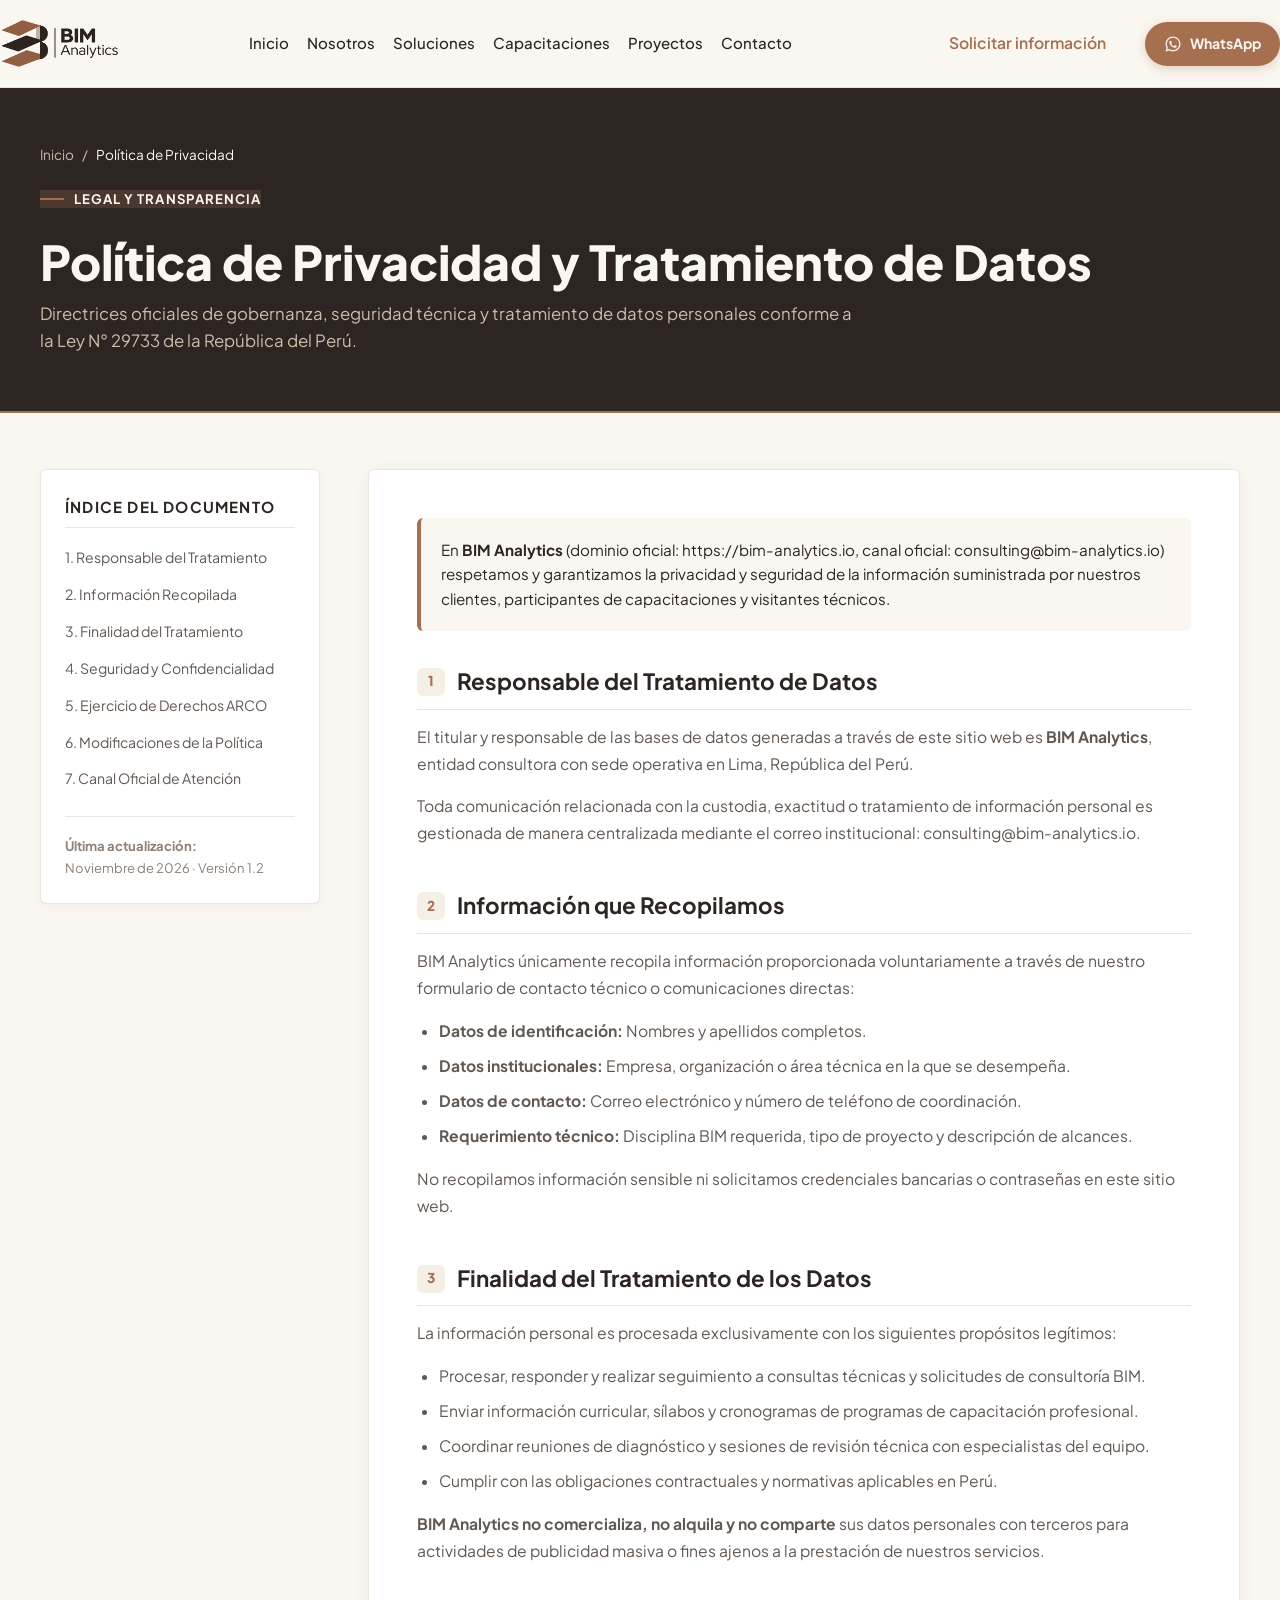
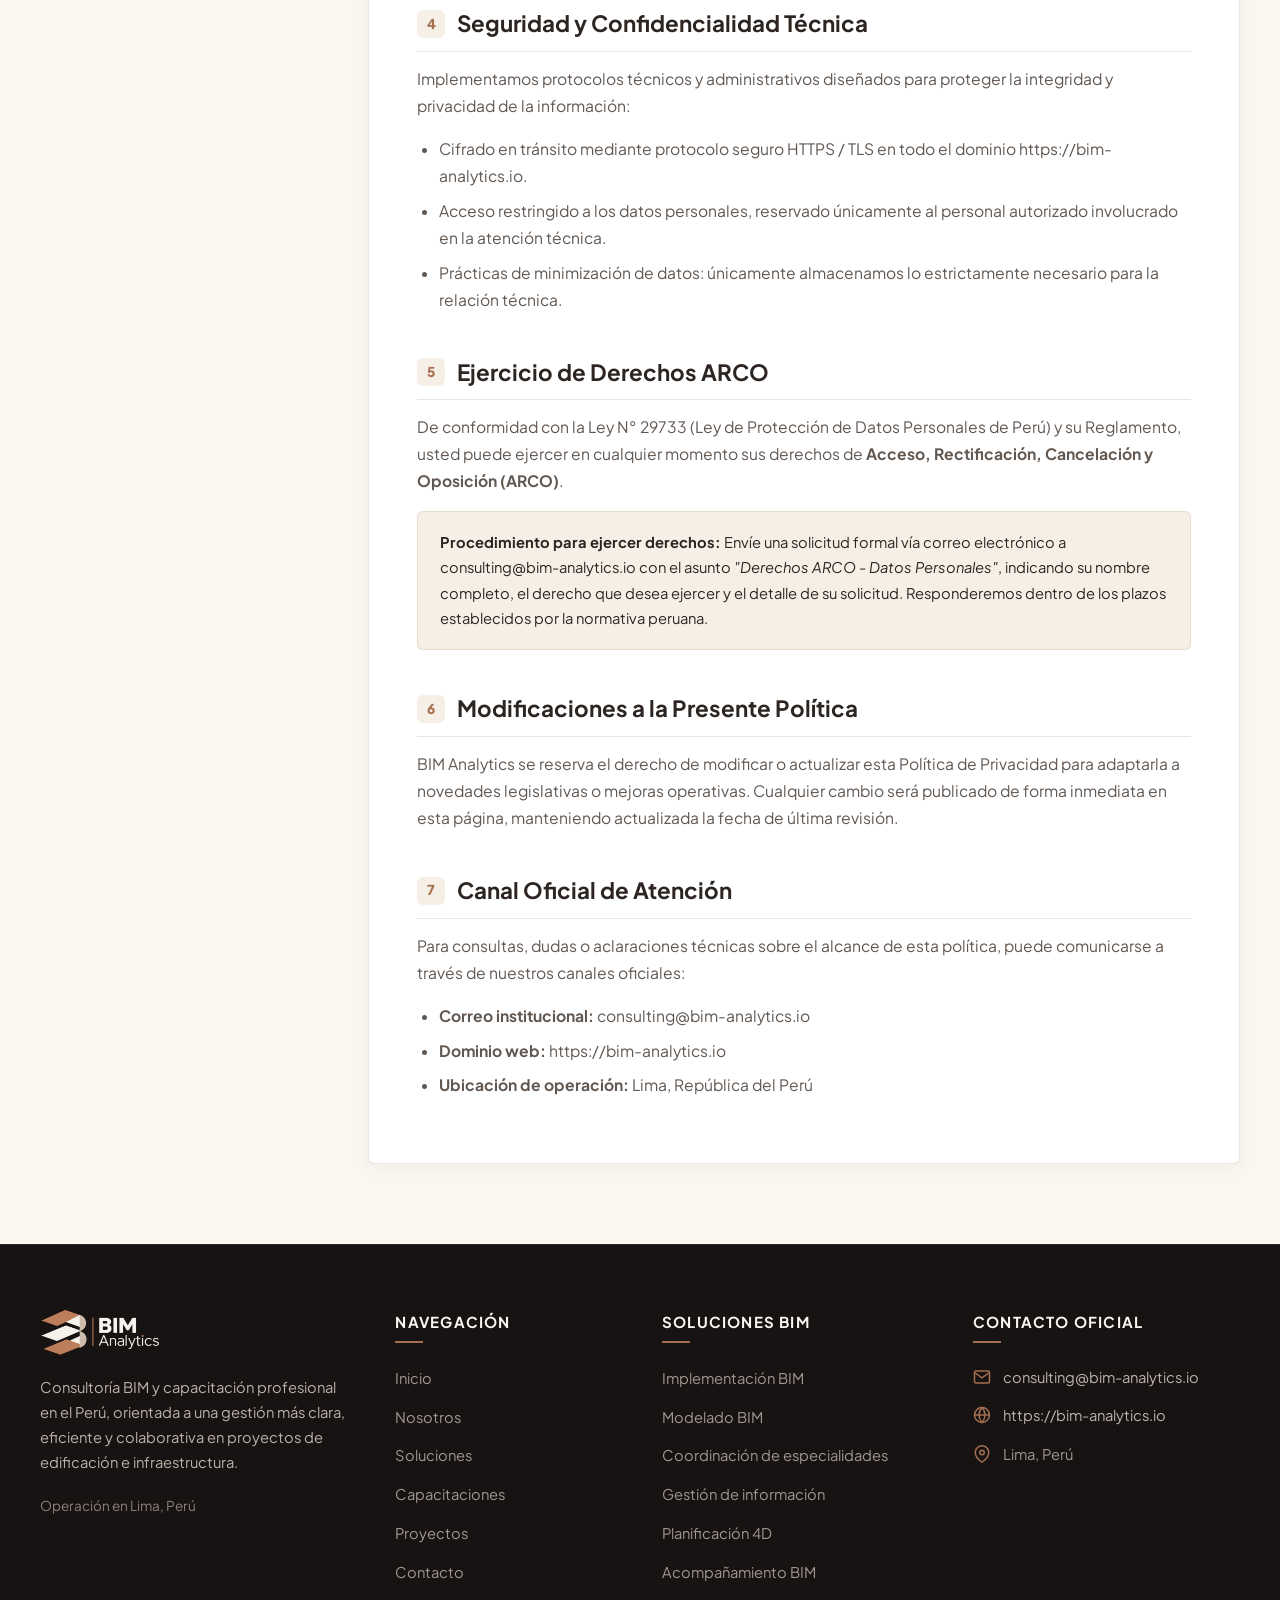
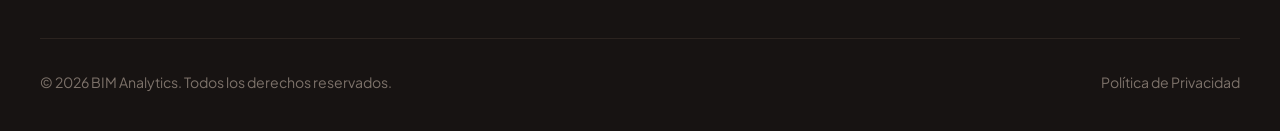
<file: privacidad.html>
﻿<!DOCTYPE html>
<html lang="es">
<head>
  <meta charset="UTF-8">
  <meta name="viewport" content="width=device-width, initial-scale=1.0">
  <title>Política de Privacidad | BIM Analytics</title>
  <meta name="description" content="Política de Privacidad y directrices de tratamiento de datos personales de BIM Analytics conforme a la legislación aplicable en Perú (Ley N° 29733).">
  <link rel="canonical" href="https://bim-analytics.io/privacidad.html">

  <!-- Open Graph -->
  <meta property="og:type" content="website">
  <meta property="og:url" content="https://bim-analytics.io/privacidad.html">
  <meta property="og:title" content="Política de Privacidad | BIM Analytics">
  <meta property="og:description" content="Conoce cómo BIM Analytics gestiona y protege tus datos personales de consulta y capacitación.">
  <meta property="og:image" content="https://bim-analytics.io/assets/img/brand/og-image.png">

    <!-- Favicons & Manifest -->
  <link rel="icon" type="image/x-icon" href="assets/img/brand/favicon.ico">
  <link rel="icon" type="image/png" sizes="32x32" href="assets/img/brand/favicon-32x32.png">
  <link rel="icon" type="image/png" sizes="16x16" href="assets/img/brand/favicon-16x16.png">
  <link rel="apple-touch-icon" sizes="180x180" href="assets/img/brand/apple-touch-icon.png">
  <link rel="manifest" href="site.webmanifest">
  <meta name="theme-color" content="#2A1F1A">

  <!-- Google Fonts: Plus Jakarta Sans -->
  <link rel="preconnect" href="https://fonts.googleapis.com">
  <link rel="preconnect" href="https://fonts.gstatic.com" crossorigin>
  <link href="https://fonts.googleapis.com/css2?family=Plus+Jakarta+Sans:wght@300;400;500;600;700;800&display=swap" rel="stylesheet">

  <link rel="stylesheet" href="assets/css/styles.css">
</head>
<body class="bg-crema">
  <a href="#main-content" class="skip-link">Saltar al contenido principal</a>

  <!-- Header -->
  <header class="site-header" role="banner">
    <div class="container header-inner">
            <a class="site-logo" href="index.html" aria-label="BIM Analytics — Ir al inicio">
        <img src="assets/img/brand/logo-bim-analytics-horizontal.png" alt="BIM Analytics" width="898" height="378">
      </a>

      <!-- Desktop Nav -->
      <nav class="main-nav" aria-label="Navegación principal">
        <ul class="nav-list">
          <li><a href="index.html" class="nav-link">Inicio</a></li>
          <li><a href="nosotros.html" class="nav-link">Nosotros</a></li>
          <li><a href="soluciones.html" class="nav-link">Soluciones</a></li>
          <li><a href="capacitaciones.html" class="nav-link">Capacitaciones</a></li>
          <li><a href="proyectos.html" class="nav-link">Proyectos</a></li>
          <li><a href="contacto.html" class="nav-link">Contacto</a></li>
        </ul>
      </nav>

      <!-- Desktop Header Actions -->
      <div class="header-actions">
        <a href="contacto.html" class="btn btn-header">Solicitar información</a>
        <a href="https://wa.me/51993463118?text=Hola%20BIM%20Analytics%2C%20deseo%20solicitar%20informaci%C3%B3n." class="btn btn-whatsapp" target="_blank" rel="noopener noreferrer" aria-label="Contactar por WhatsApp">
          <svg viewBox="0 0 24 24" width="18" height="18" fill="currentColor" aria-hidden="true"><path d="M12.04 2C6.58 2 2.13 6.45 2.13 11.91C2.13 13.66 2.59 15.36 3.45 16.86L2.05 22L7.3 20.62C8.75 21.41 10.38 21.83 12.04 21.83C17.5 21.83 21.95 17.38 21.95 11.92C21.95 9.27 20.92 6.78 19.05 4.91C17.18 3.03 14.69 2 12.04 2ZM12.05 20.15C10.56 20.15 9.11 19.76 7.85 19L7.55 18.83L4.43 19.65L5.26 16.61L5.06 16.29C4.24 15 3.8 13.47 3.8 11.91C3.8 7.37 7.5 3.67 12.05 3.67C14.25 3.67 16.31 4.53 17.87 6.09C19.42 7.65 20.28 9.72 20.28 11.92C20.28 16.46 16.58 20.15 12.05 20.15ZM16.57 14.39C16.32 14.27 15.1 13.66 14.88 13.58C14.65 13.5 14.49 13.46 14.32 13.7C14.16 13.95 13.69 14.51 13.54 14.67C13.4 14.83 13.25 14.86 13 14.73C12.75 14.61 11.96 14.35 11.02 13.51C10.29 12.86 9.8 12.05 9.65 11.81C9.51 11.56 9.64 11.43 9.76 11.31C9.87 11.2 10.01 11.02 10.14 10.87C10.26 10.73 10.3 10.62 10.38 10.46C10.46 10.3 10.42 10.15 10.36 10.03C10.3 9.91 9.8 8.69 9.6 8.19C9.4 7.71 9.2 7.77 9.05 7.76H8.58C8.42 7.76 8.15 7.82 7.93 8.07C7.7 8.31 7.07 8.9 7.07 10.12C7.07 11.33 7.96 12.5 8.08 12.67C8.21 12.83 9.82 15.31 12.28 16.37C12.87 16.62 13.32 16.77 13.68 16.89C14.27 17.07 14.81 17.05 15.24 16.98C15.71 16.91 16.69 16.39 16.9 15.81C17.1 15.22 17.1 14.73 17.04 14.63C16.98 14.52 16.82 14.46 16.57 14.39Z"/></svg>
          <span>WhatsApp</span>
        </a>
      </div>

      <!-- Mobile Hamburger Toggle -->
      <button type="button" class="menu-toggle" aria-label="Abrir menú de navegación" aria-expanded="false" aria-controls="mobileNavPanel">
        <svg viewBox="0 0 24 24" fill="none" stroke="currentColor" stroke-width="2" stroke-linecap="round" stroke-linejoin="round" aria-hidden="true">
          <line x1="3" y1="12" x2="21" y2="12"></line>
          <line x1="3" y1="6" x2="21" y2="6"></line>
          <line x1="3" y1="18" x2="21" y2="18"></line>
        </svg>
      </button>
    </div>
  </header>

  <!-- Mobile Nav Panel -->
  <div id="mobileNavPanel" class="mobile-nav-panel" role="dialog" aria-modal="true" aria-label="Menú principal móvil">
    <div class="mobile-nav-header">
            <a class="site-logo" href="index.html" aria-label="BIM Analytics — Ir al inicio">
        <img src="assets/img/brand/logo-bim-analytics-horizontal.png" alt="BIM Analytics" width="898" height="378">
      </a>
      <button type="button" class="mobile-close-btn" aria-label="Cerrar menú de navegación">
        <svg viewBox="0 0 24 24" width="22" height="22" fill="none" stroke="currentColor" stroke-width="2" stroke-linecap="round" stroke-linejoin="round" aria-hidden="true">
          <line x1="18" y1="6" x2="6" y2="18"></line>
          <line x1="6" y1="6" x2="18" y2="18"></line>
        </svg>
      </button>
    </div>
    <ul class="mobile-nav-list">
      <li><a href="index.html" class="mobile-nav-link">Inicio</a></li>
      <li><a href="nosotros.html" class="mobile-nav-link">Nosotros</a></li>
      <li><a href="soluciones.html" class="mobile-nav-link">Soluciones</a></li>
      <li><a href="capacitaciones.html" class="mobile-nav-link">Capacitaciones</a></li>
      <li><a href="proyectos.html" class="mobile-nav-link">Proyectos</a></li>
      <li><a href="contacto.html" class="mobile-nav-link">Contacto</a></li>
    </ul>
    <div class="mobile-nav-actions">
      <a href="contacto.html" class="btn btn-primary">Solicitar información</a>
      <a href="https://wa.me/51993463118?text=Hola%20BIM%20Analytics%2C%20deseo%20solicitar%20informaci%C3%B3n." class="btn btn-whatsapp mobile-nav-whatsapp" target="_blank" rel="noopener noreferrer" aria-label="Contactar por WhatsApp">
        <svg viewBox="0 0 24 24" width="18" height="18" fill="currentColor" aria-hidden="true"><path d="M12.04 2C6.58 2 2.13 6.45 2.13 11.91C2.13 13.66 2.59 15.36 3.45 16.86L2.05 22L7.3 20.62C8.75 21.41 10.38 21.83 12.04 21.83C17.5 21.83 21.95 17.38 21.95 11.92C21.95 9.27 20.92 6.78 19.05 4.91C17.18 3.03 14.69 2 12.04 2ZM12.05 20.15C10.56 20.15 9.11 19.76 7.85 19L7.55 18.83L4.43 19.65L5.26 16.61L5.06 16.29C4.24 15 3.8 13.47 3.8 11.91C3.8 7.37 7.5 3.67 12.05 3.67C14.25 3.67 16.31 4.53 17.87 6.09C19.42 7.65 20.28 9.72 20.28 11.92C20.28 16.46 16.58 20.15 12.05 20.15ZM16.57 14.39C16.32 14.27 15.1 13.66 14.88 13.58C14.65 13.5 14.49 13.46 14.32 13.7C14.16 13.95 13.69 14.51 13.54 14.67C13.4 14.83 13.25 14.86 13 14.73C12.75 14.61 11.96 14.35 11.02 13.51C10.29 12.86 9.8 12.05 9.65 11.81C9.51 11.56 9.64 11.43 9.76 11.31C9.87 11.2 10.01 11.02 10.14 10.87C10.26 10.73 10.3 10.62 10.38 10.46C10.46 10.3 10.42 10.15 10.36 10.03C10.3 9.91 9.8 8.69 9.6 8.19C9.4 7.71 9.2 7.77 9.05 7.76H8.58C8.42 7.76 8.15 7.82 7.93 8.07C7.7 8.31 7.07 8.9 7.07 10.12C7.07 11.33 7.96 12.5 8.08 12.67C8.21 12.83 9.82 15.31 12.28 16.37C12.87 16.62 13.32 16.77 13.68 16.89C14.27 17.07 14.81 17.05 15.24 16.98C15.71 16.91 16.69 16.39 16.9 15.81C17.1 15.22 17.1 14.73 17.04 14.63C16.98 14.52 16.82 14.46 16.57 14.39Z"/></svg>
        <span>WhatsApp</span>
      </a>
    </div>
    <div class="mobile-nav-footer">
      <p class="mobile-contact-info">
        Información y Consultoría Oficial:<br>
        <a href="mailto:consulting@bim-analytics.io">consulting@bim-analytics.io</a>
      </p>
    </div>
  </div>

  <!-- Main Content -->
  <main id="main-content">
    <!-- Legal Page Header -->
    <section class="legal-page-header" aria-labelledby="legal-title">
      <div class="container">
        <nav class="legal-breadcrumb" aria-label="Miga de pan">
          <a href="index.html" style="color: var(--color-arena); text-decoration: none;">Inicio</a>
          <span aria-hidden="true">/</span>
          <span style="color: var(--color-crema);">Política de Privacidad</span>
        </nav>
        <span class="tech-tag" style="background-color: rgba(165,111,80,0.25); color: #FAF7F1; border-color: var(--color-cobre);">Legal y Transparencia</span>
        <h1 id="legal-title" style="font-size: clamp(2rem, 4vw, 3rem); font-weight: 800; color: #FAF7F1; margin-top: 12px; margin-bottom: 12px; line-height: 1.15;">
          Política de Privacidad y Tratamiento de Datos
        </h1>
        <p style="font-size: 1.05rem; color: var(--color-arena); max-width: 820px; line-height: 1.6;">
          Directrices oficiales de gobernanza, seguridad técnica y tratamiento de datos personales conforme a la Ley N° 29733 de la República del Perú.
        </p>
      </div>
    </section>

    <!-- Editorial Layout Section -->
    <div class="container">
      <div class="legal-layout">
        <!-- Sticky Sidebar Index -->
        <aside class="legal-index-card" aria-label="Índice de la política">
          <div class="legal-index-title">Índice del Documento</div>
          <ul class="legal-index-list">
            <li><a href="#responsable">1. Responsable del Tratamiento</a></li>
            <li><a href="#informacion">2. Información Recopilada</a></li>
            <li><a href="#finalidad">3. Finalidad del Tratamiento</a></li>
            <li><a href="#seguridad">4. Seguridad y Confidencialidad</a></li>
            <li><a href="#derechos-arco">5. Ejercicio de Derechos ARCO</a></li>
            <li><a href="#modificaciones">6. Modificaciones de la Política</a></li>
            <li><a href="#contacto-legal">7. Canal Oficial de Atención</a></li>
          </ul>

          <div style="margin-top: 24px; padding-top: 18px; border-top: 1px solid var(--color-border-subtle); font-size: 0.82rem; color: #8C8077;">
            <strong>Última actualización:</strong><br>
            Noviembre de 2026 · Versión 1.2
          </div>
        </aside>

        <!-- Main Reading Column -->
        <article class="legal-body">
          <!-- TODO: Contenido sujeto a revisión y aprobación legal/administrativa de la empresa -->
          <div style="margin-bottom: 32px; padding: 20px; background-color: var(--color-crema); border-left: 4px solid var(--color-cobre); border-radius: var(--radius-sm);">
            <p style="margin: 0; font-size: 0.95rem; color: var(--color-espresso); line-height: 1.6;">
              En <strong>BIM Analytics</strong> (dominio oficial: <a href="https://bim-analytics.io" target="_blank" rel="noopener">https://bim-analytics.io</a>, canal oficial: <a href="mailto:consulting@bim-analytics.io">consulting@bim-analytics.io</a>) respetamos y garantizamos la privacidad y seguridad de la información suministrada por nuestros clientes, participantes de capacitaciones y visitantes técnicos.
            </p>
          </div>

          <!-- Section 1 -->
          <section id="responsable" class="legal-section-block">
            <h2>
              <span class="legal-section-badge">1</span>
              Responsable del Tratamiento de Datos
            </h2>
            <p>
              El titular y responsable de las bases de datos generadas a través de este sitio web es <strong>BIM Analytics</strong>, entidad consultora con sede operativa en Lima, República del Perú.
            </p>
            <p>
              Toda comunicación relacionada con la custodia, exactitud o tratamiento de información personal es gestionada de manera centralizada mediante el correo institucional: <a href="mailto:consulting@bim-analytics.io">consulting@bim-analytics.io</a>.
            </p>
          </section>

          <!-- Section 2 -->
          <section id="informacion" class="legal-section-block">
            <h2>
              <span class="legal-section-badge">2</span>
              Información que Recopilamos
            </h2>
            <p>
              BIM Analytics únicamente recopila información proporcionada voluntariamente a través de nuestro formulario de contacto técnico o comunicaciones directas:
            </p>
            <ul>
              <li><strong>Datos de identificación:</strong> Nombres y apellidos completos.</li>
              <li><strong>Datos institucionales:</strong> Empresa, organización o área técnica en la que se desempeña.</li>
              <li><strong>Datos de contacto:</strong> Correo electrónico y número de teléfono de coordinación.</li>
              <li><strong>Requerimiento técnico:</strong> Disciplina BIM requerida, tipo de proyecto y descripción de alcances.</li>
            </ul>
            <p>
              No recopilamos información sensible ni solicitamos credenciales bancarias o contraseñas en este sitio web.
            </p>
          </section>

          <!-- Section 3 -->
          <section id="finalidad" class="legal-section-block">
            <h2>
              <span class="legal-section-badge">3</span>
              Finalidad del Tratamiento de los Datos
            </h2>
            <p>
              La información personal es procesada exclusivamente con los siguientes propósitos legítimos:
            </p>
            <ul>
              <li>Procesar, responder y realizar seguimiento a consultas técnicas y solicitudes de consultoría BIM.</li>
              <li>Enviar información curricular, sílabos y cronogramas de programas de capacitación profesional.</li>
              <li>Coordinar reuniones de diagnóstico y sesiones de revisión técnica con especialistas del equipo.</li>
              <li>Cumplir con las obligaciones contractuales y normativas aplicables en Perú.</li>
            </ul>
            <p>
              <strong>BIM Analytics no comercializa, no alquila y no comparte</strong> sus datos personales con terceros para actividades de publicidad masiva o fines ajenos a la prestación de nuestros servicios.
            </p>
          </section>

          <!-- Section 4 -->
          <section id="seguridad" class="legal-section-block">
            <h2>
              <span class="legal-section-badge">4</span>
              Seguridad y Confidencialidad Técnica
            </h2>
            <p>
              Implementamos protocolos técnicos y administrativos diseñados para proteger la integridad y privacidad de la información:
            </p>
            <ul>
              <li>Cifrado en tránsito mediante protocolo seguro HTTPS / TLS en todo el dominio <a href="https://bim-analytics.io">https://bim-analytics.io</a>.</li>
              <li>Acceso restringido a los datos personales, reservado únicamente al personal autorizado involucrado en la atención técnica.</li>
              <li>Prácticas de minimización de datos: únicamente almacenamos lo estrictamente necesario para la relación técnica.</li>
            </ul>
          </section>

          <!-- Section 5 -->
          <section id="derechos-arco" class="legal-section-block">
            <h2>
              <span class="legal-section-badge">5</span>
              Ejercicio de Derechos ARCO
            </h2>
            <p>
              De conformidad con la Ley N° 29733 (Ley de Protección de Datos Personales de Perú) y su Reglamento, usted puede ejercer en cualquier momento sus derechos de <strong>Acceso, Rectificación, Cancelación y Oposición (ARCO)</strong>.
            </p>
            <div style="background-color: var(--color-arena-soft); border: 1px solid var(--color-border-subtle); padding: 18px 22px; border-radius: var(--radius-sm); margin-bottom: 16px;">
              <p style="margin: 0; font-size: 0.92rem; color: var(--color-espresso);">
                <strong>Procedimiento para ejercer derechos:</strong> Envíe una solicitud formal vía correo electrónico a <a href="mailto:consulting@bim-analytics.io">consulting@bim-analytics.io</a> con el asunto <em>"Derechos ARCO - Datos Personales"</em>, indicando su nombre completo, el derecho que desea ejercer y el detalle de su solicitud. Responderemos dentro de los plazos establecidos por la normativa peruana.
              </p>
            </div>
          </section>

          <!-- Section 6 -->
          <section id="modificaciones" class="legal-section-block">
            <h2>
              <span class="legal-section-badge">6</span>
              Modificaciones a la Presente Política
            </h2>
            <p>
              BIM Analytics se reserva el derecho de modificar o actualizar esta Política de Privacidad para adaptarla a novedades legislativas o mejoras operativas. Cualquier cambio será publicado de forma inmediata en esta página, manteniendo actualizada la fecha de última revisión.
            </p>
          </section>

          <!-- Section 7 -->
          <section id="contacto-legal" class="legal-section-block">
            <h2>
              <span class="legal-section-badge">7</span>
              Canal Oficial de Atención
            </h2>
            <p>
              Para consultas, dudas o aclaraciones técnicas sobre el alcance de esta política, puede comunicarse a través de nuestros canales oficiales:
            </p>
            <ul>
              <li><strong>Correo institucional:</strong> <a href="mailto:consulting@bim-analytics.io">consulting@bim-analytics.io</a></li>
              <li><strong>Dominio web:</strong> <a href="https://bim-analytics.io" target="_blank" rel="noopener">https://bim-analytics.io</a></li>
              <li><strong>Ubicación de operación:</strong> Lima, República del Perú</li>
            </ul>
          </section>
        </article>
      </div>
    </div>
  </main>

  <!-- Footer -->
  <footer class="site-footer" role="contentinfo">
    <div class="container footer-grid">
      <div class="footer-col-brand">
                <a href="index.html" aria-label="BIM Analytics Inicio">
          <img src="assets/img/brand/logo-bim-analytics-dark.png" alt="BIM Analytics" class="footer-logo" width="888" height="341">
        </a>
        <p>Consultoría BIM y capacitación profesional en el Perú, orientada a una gestión más clara, eficiente y colaborativa en proyectos de edificación e infraestructura.</p>
        <span style="font-size: 0.85rem; color: #8C8077;">Operación en Lima, Perú</span>
      </div>

      <div>
        <h4 class="footer-heading">Navegación</h4>
        <ul class="footer-nav-list">
          <li><a href="index.html" class="footer-nav-link">Inicio</a></li>
          <li><a href="nosotros.html" class="footer-nav-link">Nosotros</a></li>
          <li><a href="soluciones.html" class="footer-nav-link">Soluciones</a></li>
          <li><a href="capacitaciones.html" class="footer-nav-link">Capacitaciones</a></li>
          <li><a href="proyectos.html" class="footer-nav-link">Proyectos</a></li>
          <li><a href="contacto.html" class="footer-nav-link">Contacto</a></li>
        </ul>
      </div>

      <div>
        <h4 class="footer-heading">Soluciones BIM</h4>
        <ul class="footer-nav-list">
          <li><a href="soluciones.html" class="footer-nav-link">Implementación BIM</a></li>
          <li><a href="soluciones.html" class="footer-nav-link">Modelado BIM</a></li>
          <li><a href="soluciones.html" class="footer-nav-link">Coordinación de especialidades</a></li>
          <li><a href="soluciones.html" class="footer-nav-link">Gestión de información</a></li>
          <li><a href="soluciones.html" class="footer-nav-link">Planificación 4D</a></li>
          <li><a href="soluciones.html" class="footer-nav-link">Acompañamiento BIM</a></li>
        </ul>
      </div>

      <div>
        <h4 class="footer-heading">Contacto Oficial</h4>
        <div class="footer-contact-item">
          <svg viewBox="0 0 24 24" fill="none" stroke="currentColor" stroke-width="2" aria-hidden="true"><path d="M4 4h16c1.1 0 2 .9 2 2v12c0 1.1-.9 2-2 2H4c-1.1 0-2-.9-2-2V6c0-1.1.9-2 2-2z"/><polyline points="22,6 12,13 2,6"/></svg>
          <a href="mailto:consulting@bim-analytics.io">consulting@bim-analytics.io</a>
        </div>

        <div class="footer-contact-item">
          <svg viewBox="0 0 24 24" fill="none" stroke="currentColor" stroke-width="2" aria-hidden="true"><circle cx="12" cy="12" r="10"/><line x1="2" y1="12" x2="22" y2="12"/><path d="M12 2a15.3 15.3 0 0 1 4 10 15.3 15.3 0 0 1-4 10 15.3 15.3 0 0 1-4-10 15.3 15.3 0 0 1 4-10z"/></svg>
          <a href="https://bim-analytics.io" target="_blank" rel="noopener">https://bim-analytics.io</a>
        </div>
        <div class="footer-contact-item">
          <svg viewBox="0 0 24 24" fill="none" stroke="currentColor" stroke-width="2" aria-hidden="true"><path d="M21 10c0 7-9 13-9 13s-9-6-9-13a9 9 0 0 1 18 0z"/><circle cx="12" cy="10" r="3"/></svg>
          <span>Lima, Perú</span>
        </div>
      </div>
    </div>

    <div class="container footer-bottom">
      <p>&copy; 2026 BIM Analytics. Todos los derechos reservados.</p>
      <div class="footer-bottom-links">
        <a href="privacidad.html">Política de Privacidad</a>
      </div>
    </div>
  </footer>

  <script src="assets/js/main.js"></script>
  <!-- Back to Top Floating Button -->
  <button type="button" class="back-to-top" id="backToTopBtn" aria-label="Volver al inicio">
    <svg viewBox="0 0 24 24" width="22" height="22" fill="none" stroke="currentColor" stroke-width="2.2" stroke-linecap="round" stroke-linejoin="round" aria-hidden="true">
      <polyline points="18 15 12 9 6 15"></polyline>
    </svg>
  </button>
</body>
</html>
</file>
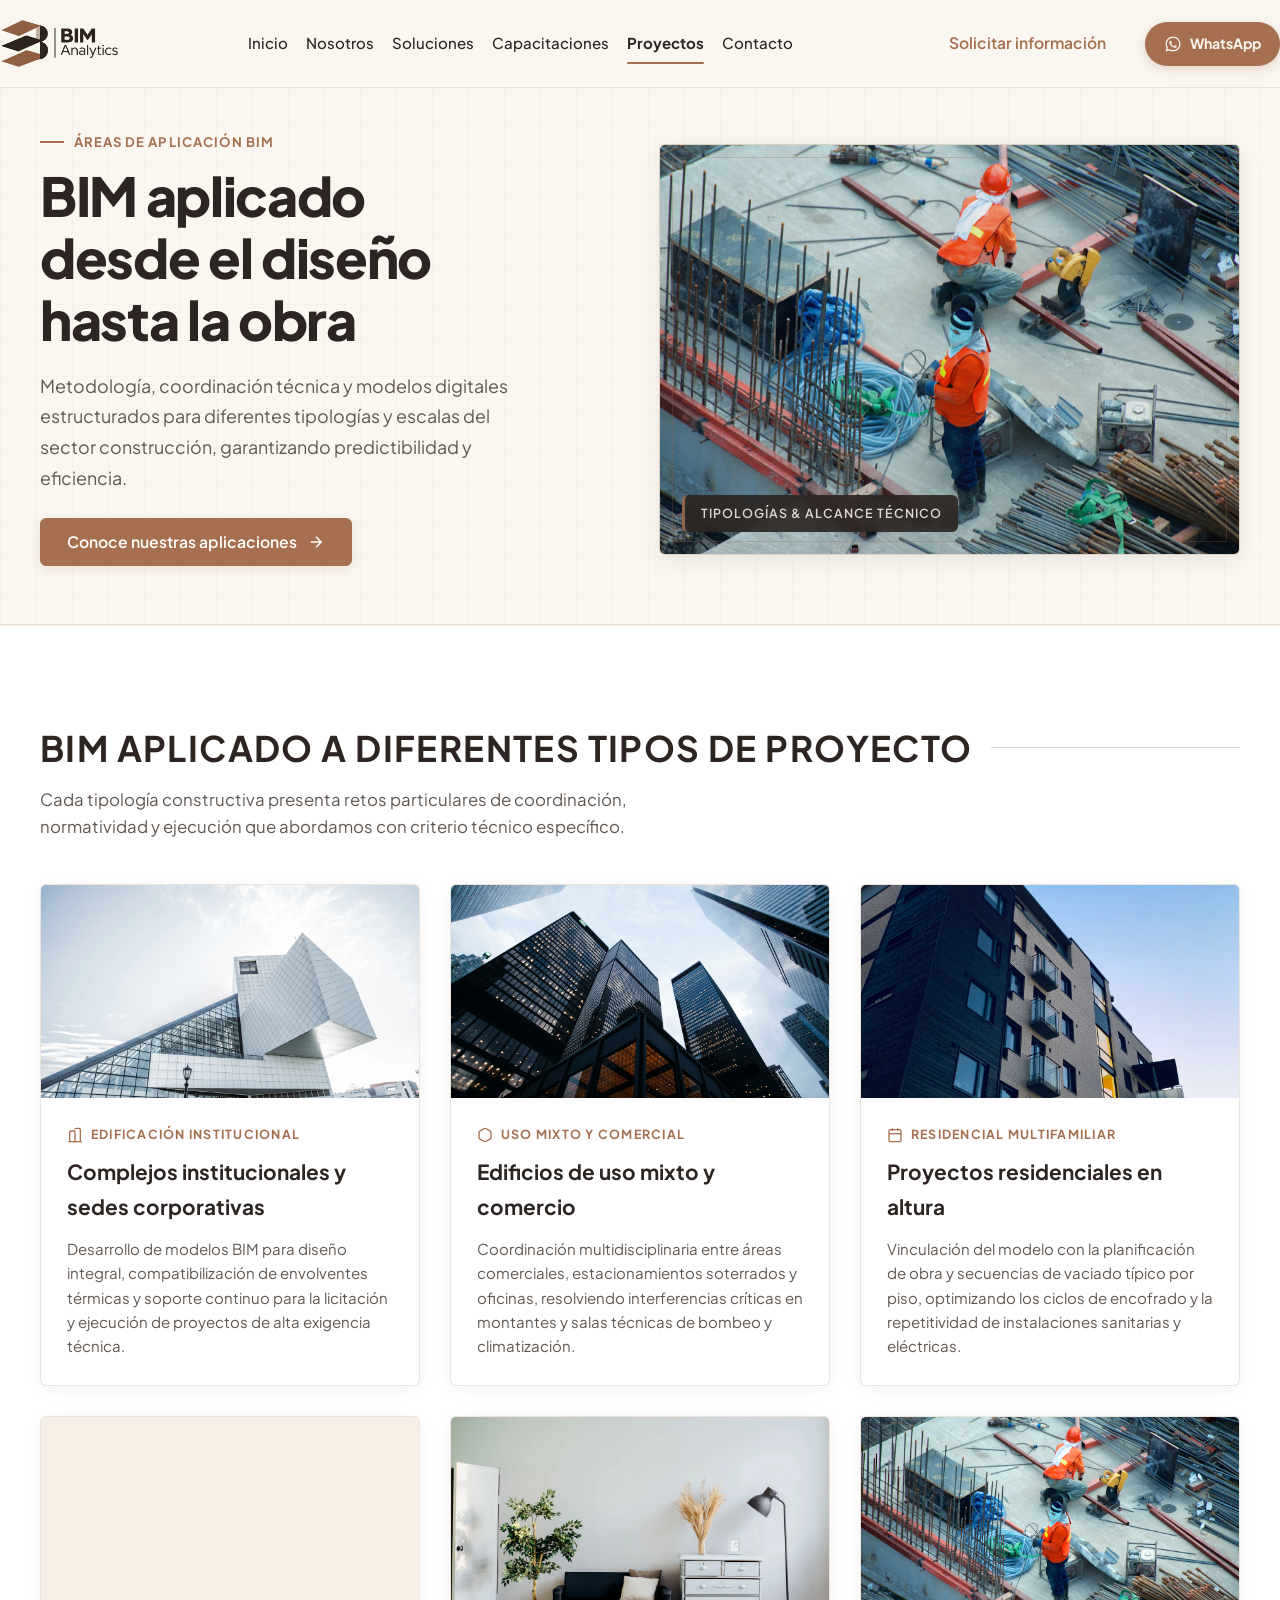
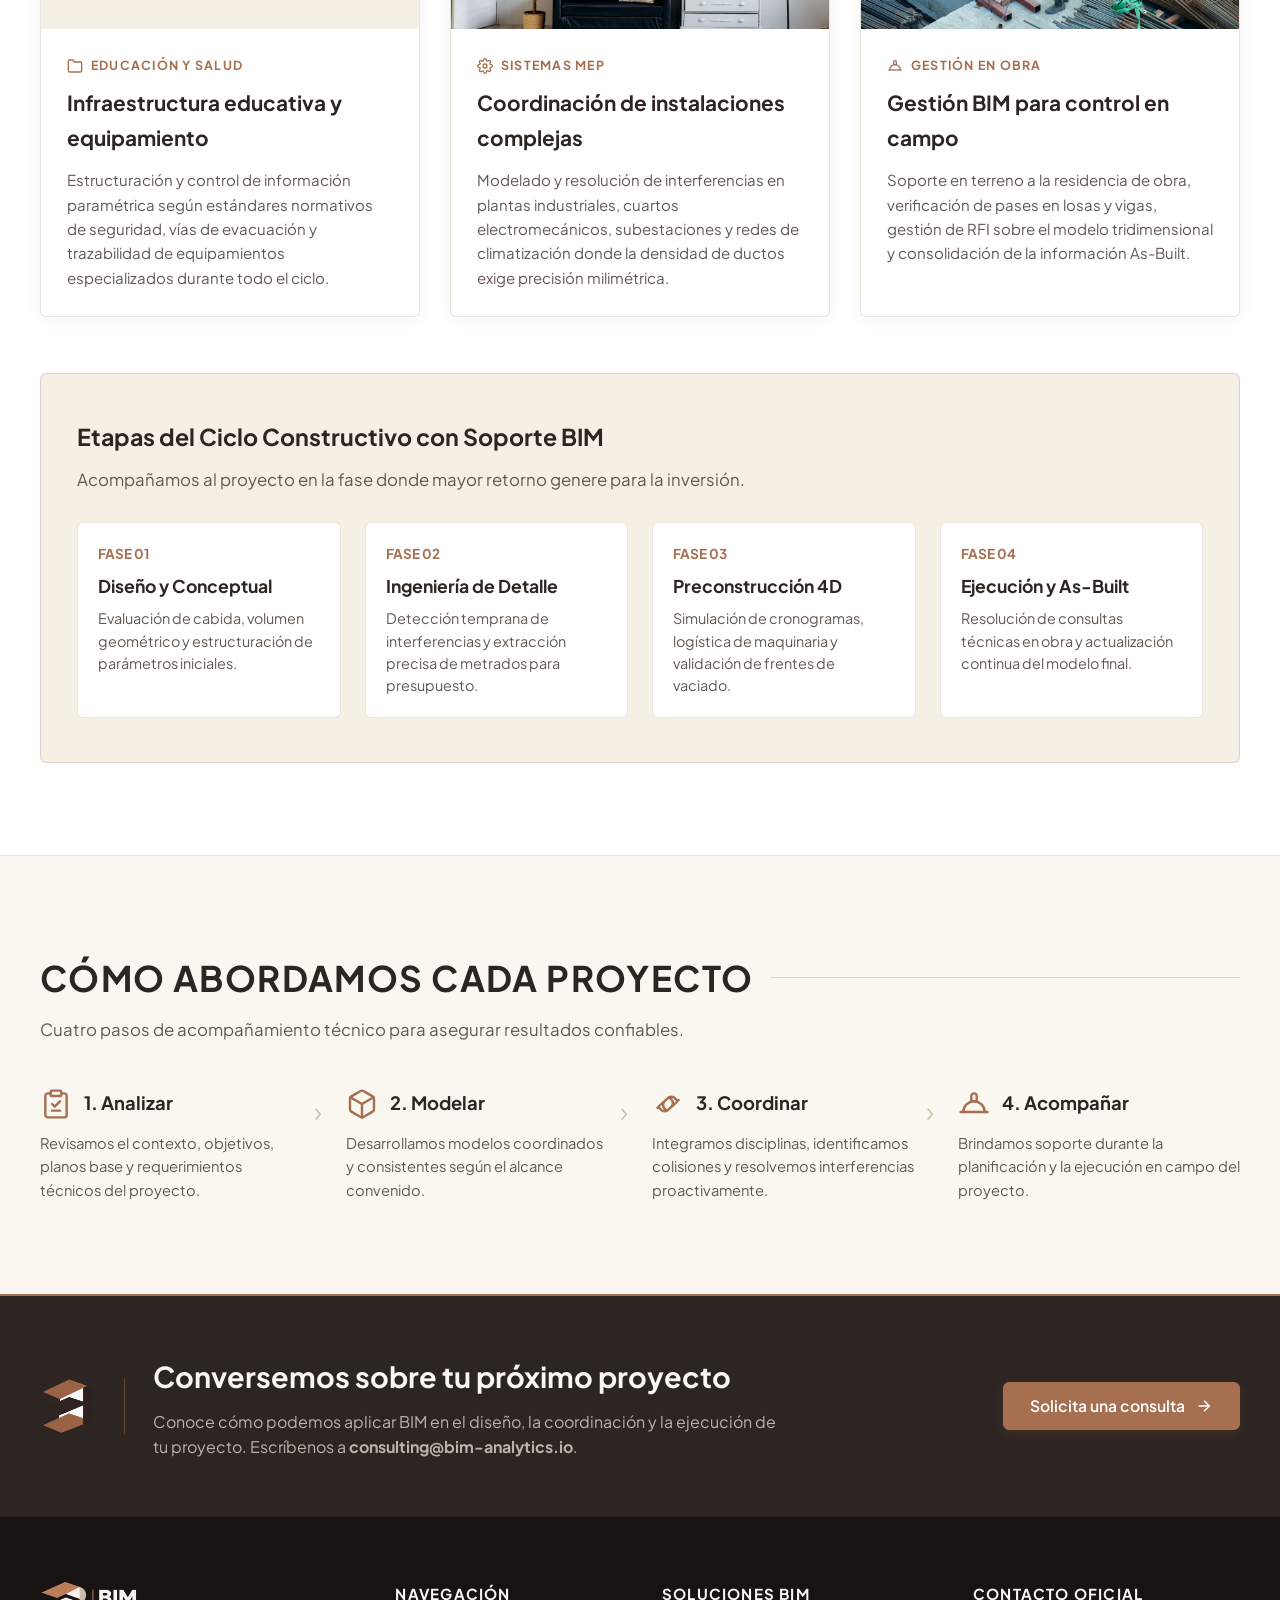
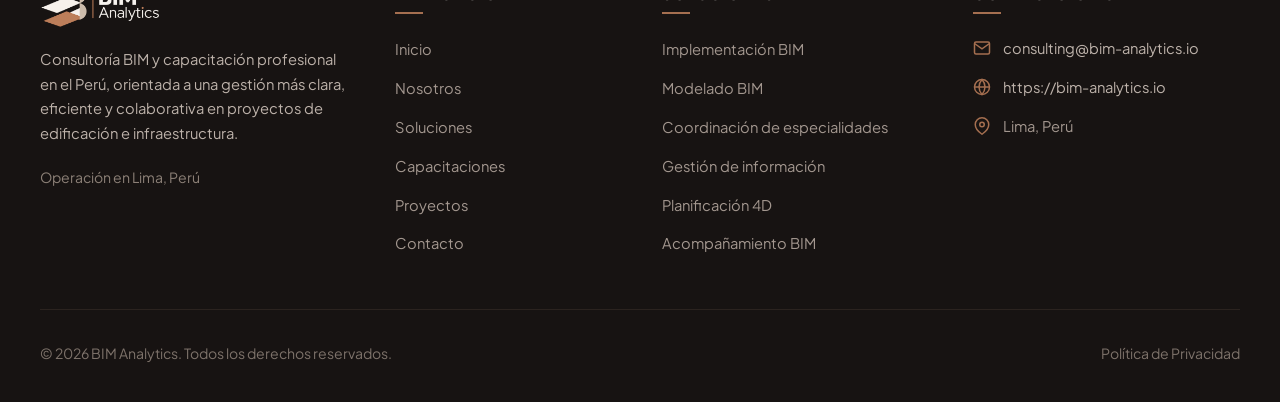
<file: proyectos.html>
﻿<!DOCTYPE html>
<html lang="es">
<head>
  <meta charset="UTF-8">
  <meta name="viewport" content="width=device-width, initial-scale=1.0">
  <title>Áreas de Aplicación BIM | BIM Analytics - Desde el diseño hasta la obra</title>
  <meta name="description" content="Aplicación de metodología BIM en edificaciones institucionales, de uso mixto, residenciales, infraestructura educativa, coordinación de instalaciones y gestión en obra.">
  <link rel="canonical" href="https://bim-analytics.io/proyectos.html">

  <!-- Open Graph -->
  <meta property="og:type" content="website">
  <meta property="og:url" content="https://bim-analytics.io/proyectos.html">
  <meta property="og:title" content="Áreas de Aplicación BIM | BIM Analytics - Desde el diseño hasta la obra">
  <meta property="og:description" content="Metodología, coordinación y tecnología BIM adaptada a diferentes tipologías constructivas en el Perú.">
  <meta property="og:image" content="https://bim-analytics.io/assets/img/brand/og-image.png">

    <!-- Favicons & Manifest -->
  <link rel="icon" type="image/x-icon" href="assets/img/brand/favicon.ico">
  <link rel="icon" type="image/png" sizes="32x32" href="assets/img/brand/favicon-32x32.png">
  <link rel="icon" type="image/png" sizes="16x16" href="assets/img/brand/favicon-16x16.png">
  <link rel="apple-touch-icon" sizes="180x180" href="assets/img/brand/apple-touch-icon.png">
  <link rel="manifest" href="site.webmanifest">
  <meta name="theme-color" content="#2A1F1A">

  <!-- Google Fonts: Plus Jakarta Sans -->
  <link rel="preconnect" href="https://fonts.googleapis.com">
  <link rel="preconnect" href="https://fonts.gstatic.com" crossorigin>
  <link href="https://fonts.googleapis.com/css2?family=Plus+Jakarta+Sans:wght@300;400;500;600;700;800&display=swap" rel="stylesheet">

  <link rel="stylesheet" href="assets/css/styles.css">
</head>
<body class="bg-crema">
  <a href="#main-content" class="skip-link">Saltar al contenido principal</a>

  <!-- Header -->
  <header class="site-header" role="banner">
    <div class="container header-inner">
            <a class="site-logo" href="index.html" aria-label="BIM Analytics — Ir al inicio">
        <img src="assets/img/brand/logo-bim-analytics-horizontal.png" alt="BIM Analytics" width="898" height="378">
      </a>

      <!-- Desktop Nav -->
      <nav class="main-nav" aria-label="Navegación principal">
        <ul class="nav-list">
          <li><a href="index.html" class="nav-link">Inicio</a></li>
          <li><a href="nosotros.html" class="nav-link">Nosotros</a></li>
          <li><a href="soluciones.html" class="nav-link">Soluciones</a></li>
          <li><a href="capacitaciones.html" class="nav-link">Capacitaciones</a></li>
          <li><a href="proyectos.html" class="nav-link active" aria-current="page">Proyectos</a></li>
          <li><a href="contacto.html" class="nav-link">Contacto</a></li>
        </ul>
      </nav>

      <!-- Desktop Header Actions -->
      <div class="header-actions">
        <a href="contacto.html" class="btn btn-header">Solicitar información</a>
        <a href="https://wa.me/51993463118?text=Hola%20BIM%20Analytics%2C%20deseo%20solicitar%20informaci%C3%B3n." class="btn btn-whatsapp" target="_blank" rel="noopener noreferrer" aria-label="Contactar por WhatsApp">
          <svg viewBox="0 0 24 24" width="18" height="18" fill="currentColor" aria-hidden="true"><path d="M12.04 2C6.58 2 2.13 6.45 2.13 11.91C2.13 13.66 2.59 15.36 3.45 16.86L2.05 22L7.3 20.62C8.75 21.41 10.38 21.83 12.04 21.83C17.5 21.83 21.95 17.38 21.95 11.92C21.95 9.27 20.92 6.78 19.05 4.91C17.18 3.03 14.69 2 12.04 2ZM12.05 20.15C10.56 20.15 9.11 19.76 7.85 19L7.55 18.83L4.43 19.65L5.26 16.61L5.06 16.29C4.24 15 3.8 13.47 3.8 11.91C3.8 7.37 7.5 3.67 12.05 3.67C14.25 3.67 16.31 4.53 17.87 6.09C19.42 7.65 20.28 9.72 20.28 11.92C20.28 16.46 16.58 20.15 12.05 20.15ZM16.57 14.39C16.32 14.27 15.1 13.66 14.88 13.58C14.65 13.5 14.49 13.46 14.32 13.7C14.16 13.95 13.69 14.51 13.54 14.67C13.4 14.83 13.25 14.86 13 14.73C12.75 14.61 11.96 14.35 11.02 13.51C10.29 12.86 9.8 12.05 9.65 11.81C9.51 11.56 9.64 11.43 9.76 11.31C9.87 11.2 10.01 11.02 10.14 10.87C10.26 10.73 10.3 10.62 10.38 10.46C10.46 10.3 10.42 10.15 10.36 10.03C10.3 9.91 9.8 8.69 9.6 8.19C9.4 7.71 9.2 7.77 9.05 7.76H8.58C8.42 7.76 8.15 7.82 7.93 8.07C7.7 8.31 7.07 8.9 7.07 10.12C7.07 11.33 7.96 12.5 8.08 12.67C8.21 12.83 9.82 15.31 12.28 16.37C12.87 16.62 13.32 16.77 13.68 16.89C14.27 17.07 14.81 17.05 15.24 16.98C15.71 16.91 16.69 16.39 16.9 15.81C17.1 15.22 17.1 14.73 17.04 14.63C16.98 14.52 16.82 14.46 16.57 14.39Z"/></svg>
          <span>WhatsApp</span>
        </a>
      </div>

      <!-- Mobile Hamburger Toggle -->
      <button type="button" class="menu-toggle" aria-label="Abrir menú de navegación" aria-expanded="false" aria-controls="mobileNavPanel">
        <svg viewBox="0 0 24 24" fill="none" stroke="currentColor" stroke-width="2" stroke-linecap="round" stroke-linejoin="round" aria-hidden="true">
          <line x1="3" y1="12" x2="21" y2="12"></line>
          <line x1="3" y1="6" x2="21" y2="6"></line>
          <line x1="3" y1="18" x2="21" y2="18"></line>
        </svg>
      </button>
    </div>
  </header>

  <!-- Mobile Nav Panel -->
  <div id="mobileNavPanel" class="mobile-nav-panel" role="dialog" aria-modal="true" aria-label="Menú principal móvil">
    <div class="mobile-nav-header">
            <a class="site-logo" href="index.html" aria-label="BIM Analytics — Ir al inicio">
        <img src="assets/img/brand/logo-bim-analytics-horizontal.png" alt="BIM Analytics" width="898" height="378">
      </a>
      <button type="button" class="mobile-close-btn" aria-label="Cerrar menú de navegación">
        <svg viewBox="0 0 24 24" width="22" height="22" fill="none" stroke="currentColor" stroke-width="2" stroke-linecap="round" stroke-linejoin="round" aria-hidden="true">
          <line x1="18" y1="6" x2="6" y2="18"></line>
          <line x1="6" y1="6" x2="18" y2="18"></line>
        </svg>
      </button>
    </div>
    <ul class="mobile-nav-list">
      <li><a href="index.html" class="mobile-nav-link">Inicio</a></li>
      <li><a href="nosotros.html" class="mobile-nav-link">Nosotros</a></li>
      <li><a href="soluciones.html" class="mobile-nav-link">Soluciones</a></li>
      <li><a href="capacitaciones.html" class="mobile-nav-link">Capacitaciones</a></li>
      <li><a href="proyectos.html" class="mobile-nav-link active">Proyectos</a></li>
      <li><a href="contacto.html" class="mobile-nav-link">Contacto</a></li>
    </ul>
    <div class="mobile-nav-actions">
      <a href="contacto.html" class="btn btn-primary">Solicitar información</a>
      <a href="https://wa.me/51993463118?text=Hola%20BIM%20Analytics%2C%20deseo%20solicitar%20informaci%C3%B3n." class="btn btn-whatsapp mobile-nav-whatsapp" target="_blank" rel="noopener noreferrer" aria-label="Contactar por WhatsApp">
        <svg viewBox="0 0 24 24" width="18" height="18" fill="currentColor" aria-hidden="true"><path d="M12.04 2C6.58 2 2.13 6.45 2.13 11.91C2.13 13.66 2.59 15.36 3.45 16.86L2.05 22L7.3 20.62C8.75 21.41 10.38 21.83 12.04 21.83C17.5 21.83 21.95 17.38 21.95 11.92C21.95 9.27 20.92 6.78 19.05 4.91C17.18 3.03 14.69 2 12.04 2ZM12.05 20.15C10.56 20.15 9.11 19.76 7.85 19L7.55 18.83L4.43 19.65L5.26 16.61L5.06 16.29C4.24 15 3.8 13.47 3.8 11.91C3.8 7.37 7.5 3.67 12.05 3.67C14.25 3.67 16.31 4.53 17.87 6.09C19.42 7.65 20.28 9.72 20.28 11.92C20.28 16.46 16.58 20.15 12.05 20.15ZM16.57 14.39C16.32 14.27 15.1 13.66 14.88 13.58C14.65 13.5 14.49 13.46 14.32 13.7C14.16 13.95 13.69 14.51 13.54 14.67C13.4 14.83 13.25 14.86 13 14.73C12.75 14.61 11.96 14.35 11.02 13.51C10.29 12.86 9.8 12.05 9.65 11.81C9.51 11.56 9.64 11.43 9.76 11.31C9.87 11.2 10.01 11.02 10.14 10.87C10.26 10.73 10.3 10.62 10.38 10.46C10.46 10.3 10.42 10.15 10.36 10.03C10.3 9.91 9.8 8.69 9.6 8.19C9.4 7.71 9.2 7.77 9.05 7.76H8.58C8.42 7.76 8.15 7.82 7.93 8.07C7.7 8.31 7.07 8.9 7.07 10.12C7.07 11.33 7.96 12.5 8.08 12.67C8.21 12.83 9.82 15.31 12.28 16.37C12.87 16.62 13.32 16.77 13.68 16.89C14.27 17.07 14.81 17.05 15.24 16.98C15.71 16.91 16.69 16.39 16.9 15.81C17.1 15.22 17.1 14.73 17.04 14.63C16.98 14.52 16.82 14.46 16.57 14.39Z"/></svg>
        <span>WhatsApp</span>
      </a>
    </div>
    <div class="mobile-nav-footer">
      <p class="mobile-contact-info">
        Información y Consultoría Oficial:<br>
        <a href="mailto:consulting@bim-analytics.io">consulting@bim-analytics.io</a>
      </p>
    </div>
  </div>

  <!-- Main Content -->
  <main id="main-content">
    <!-- Hero Section -->
    <section class="page-hero page-hero-internal bg-technical-grid" aria-labelledby="hero-title">
      <div class="container grid-12 hero-grid">
        <div class="hero-copy hero-content animate-fade-up">
          <span class="tech-tag">Áreas de Aplicación BIM</span>
          <h1 id="hero-title" class="hero-title">BIM aplicado desde el diseño hasta la obra</h1>
          <p class="hero-description">
            Metodología, coordinación técnica y modelos digitales estructurados para diferentes tipologías y escalas del sector construcción, garantizando predictibilidad y eficiencia.
          </p>
          <div class="hero-actions">
            <a href="#areas-aplicacion" class="btn btn-primary">
              <span>Conoce nuestras aplicaciones</span>
              <span class="btn-arrow" aria-hidden="true">
                <svg viewBox="0 0 24 24" fill="none" stroke="currentColor" stroke-width="2"><line x1="5" y1="12" x2="19" y2="12"/><polyline points="12 5 19 12 12 19"/></svg>
              </span>
            </a>
          </div>
        </div>

        <div class="hero-media hero-image-wrap animate-fade-up delay-1">
          <picture>
            <source srcset="assets/img/hero/hero-proyectos.webp" type="image/webp">
            <img src="assets/img/hero/hero-proyectos.webp" alt="Obra de edificación con grúa torre y estructura de hormigón en proceso constructivo" class="hero-img" width="1920" height="1080" fetchpriority="high" decoding="async">
          </picture>
          <div class="hero-technical-overlay" aria-hidden="true"></div>
          <div class="hero-technical-badge" aria-hidden="true">Tipologías & Alcance Técnico</div>
        </div>
      </div>
    </section>

    <!-- Áreas de Aplicación (6 Cards) -->
    <section id="areas-aplicacion" class="content-section bg-white" aria-labelledby="areas-heading">
      <div class="container">
        <div class="section-header">
          <h2 id="areas-heading" class="section-title">
            <span>BIM Aplicado a Diferentes Tipos de Proyecto</span>
            <span class="section-title-line" aria-hidden="true"></span>
          </h2>
          <p class="section-subtitle-text">Cada tipología constructiva presenta retos particulares de coordinación, normatividad y ejecución que abordamos con criterio técnico específico.</p>
        </div>

        <div class="cards-grid-3" style="margin-bottom: 56px;">
          <!-- 1. Edificación institucional -->
          <article class="project-card animate-fade-up delay-1">
            <div class="project-media">
              <img src="assets/img/projects/project-institucional.webp" alt="Fachada geométrica de edificio institucional contemporáneo" class="project-img" width="1200" height="675" loading="lazy" decoding="async">
            </div>
            <div class="project-body">
              <span class="project-category-tag">
                <svg viewBox="0 0 24 24" fill="none" stroke="currentColor" stroke-width="2" aria-hidden="true"><path d="M4 22V8a2 2 0 0 1 2-2h4a2 2 0 0 1 2 2v14"/><path d="M12 4a2 2 0 0 1 2-2h4a2 2 0 0 1 2 2v18"/><line x1="2" y1="22" x2="22" y2="22"/></svg>
                Edificación Institucional
              </span>
              <h3 class="project-title">Complejos institucionales y sedes corporativas</h3>
              <p class="project-desc">
                Desarrollo de modelos BIM para diseño integral, compatibilización de envolventes térmicas y soporte continuo para la licitación y ejecución de proyectos de alta exigencia técnica.
              </p>
            </div>
          </article>

          <!-- 2. Edificios de uso mixto -->
          <article class="project-card animate-fade-up delay-2">
            <div class="project-media">
              <img src="assets/img/projects/project-mixto.webp" alt="Torre moderna de oficinas y comercio con fachada de vidrio y acero" class="project-img" width="1200" height="675" loading="lazy" decoding="async">
            </div>
            <div class="project-body">
              <span class="project-category-tag">
                <svg viewBox="0 0 24 24" fill="none" stroke="currentColor" stroke-width="2" aria-hidden="true"><path d="M21 16V8a2 2 0 0 0-1-1.73l-7-4a2 2 0 0 0-2 0l-7 4A2 2 0 0 0 3 8v8a2 2 0 0 0 1 1.73l7 4a2 2 0 0 0 2 0l7-4A2 2 0 0 0 21 16z"/></svg>
                Uso Mixto y Comercial
              </span>
              <h3 class="project-title">Edificios de uso mixto y comercio</h3>
              <p class="project-desc">
                Coordinación multidisciplinaria entre áreas comerciales, estacionamientos soterrados y oficinas, resolviendo interferencias críticas en montantes y salas técnicas de bombeo y climatización.
              </p>
            </div>
          </article>

          <!-- 3. Complejos residenciales -->
          <article class="project-card animate-fade-up delay-3">
            <div class="project-media">
              <img src="assets/img/projects/project-residencial.webp" alt="Edificio residencial multifamiliar contemporáneo" class="project-img" width="1200" height="675" loading="lazy" decoding="async">
            </div>
            <div class="project-body">
              <span class="project-category-tag">
                <svg viewBox="0 0 24 24" fill="none" stroke="currentColor" stroke-width="2" aria-hidden="true"><rect x="3" y="4" width="18" height="18" rx="2" ry="2"/><line x1="16" y1="2" x2="16" y2="6"/><line x1="8" y1="2" x2="8" y2="6"/><line x1="3" y1="10" x2="21" y2="10"/></svg>
                Residencial Multifamiliar
              </span>
              <h3 class="project-title">Proyectos residenciales en altura</h3>
              <p class="project-desc">
                Vinculación del modelo con la planificación de obra y secuencias de vaciado típico por piso, optimizando los ciclos de encofrado y la repetitividad de instalaciones sanitarias y eléctricas.
              </p>
            </div>
          </article>

          <!-- 4. Infraestructura educativa -->
          <article class="project-card animate-fade-up delay-1">
            <div class="project-media">
              <img src="assets/img/projects/project-educativo.webp" alt="Campus e infraestructura educativa con diseño arquitectónico funcional" class="project-img" width="1200" height="675" loading="lazy" decoding="async">
            </div>
            <div class="project-body">
              <span class="project-category-tag">
                <svg viewBox="0 0 24 24" fill="none" stroke="currentColor" stroke-width="2" aria-hidden="true"><path d="M22 19a2 2 0 0 1-2 2H4a2 2 0 0 1-2-2V5a2 2 0 0 1 2-2h5l2 3h9a2 2 0 0 1 2 2z"/></svg>
                Educación y Salud
              </span>
              <h3 class="project-title">Infraestructura educativa y equipamiento</h3>
              <p class="project-desc">
                Estructuración y control de información paramétrica según estándares normativos de seguridad, vías de evacuación y trazabilidad de equipamientos especializados durante todo el ciclo.
              </p>
            </div>
          </article>

          <!-- 5. Coordinación de instalaciones -->
          <article class="project-card animate-fade-up delay-2">
            <div class="project-media">
              <img src="assets/img/projects/project-instalaciones.webp" alt="Cielorraso técnico con ducterías de climatización e instalaciones industriales" class="project-img" width="1200" height="675" loading="lazy" decoding="async">
            </div>
            <div class="project-body">
              <span class="project-category-tag">
                <svg viewBox="0 0 24 24" fill="none" stroke="currentColor" stroke-width="2" aria-hidden="true"><circle cx="12" cy="12" r="3"/><path d="M19.4 15a1.65 1.65 0 0 0 .33 1.82l.06.06a2 2 0 0 1 0 2.83 2 2 0 0 1-2.83 0l-.06-.06a1.65 1.65 0 0 0-1.82-.33 1.65 1.65 0 0 0-1 1.51V21a2 2 0 0 1-2 2 2 2 0 0 1-2-2v-.09A1.65 1.65 0 0 0 9 19.4a1.65 1.65 0 0 0-1.82.33l-.06.06a2 2 0 0 1-2.83 0 2 2 0 0 1 0-2.83l.06-.06a1.65 1.65 0 0 0 .33-1.82 1.65 1.65 0 0 0-1.51-1H3a2 2 0 0 1-2-2 2 2 0 0 1 2-2h.09A1.65 1.65 0 0 0 4.6 9a1.65 1.65 0 0 0-.33-1.82l-.06-.06a2 2 0 0 1 0-2.83 2 2 0 0 1 2.83 0l.06.06a1.65 1.65 0 0 0 1.82.33H9a1.65 1.65 0 0 0 1-1.51V3a2 2 0 0 1 2-2 2 2 0 0 1 2 2v.09a1.65 1.65 0 0 0 1 1.51 1.65 1.65 0 0 0 1.82-.33l.06-.06a2 2 0 0 1 2.83 0 2 2 0 0 1 0 2.83l-.06.06a1.65 1.65 0 0 0-.33 1.82V9a1.65 1.65 0 0 0 1.51 1H21a2 2 0 0 1 2 2 2 2 0 0 1-2 2h-.09a1.65 1.65 0 0 0-1.51 1z"/></svg>
                Sistemas MEP
              </span>
              <h3 class="project-title">Coordinación de instalaciones complejas</h3>
              <p class="project-desc">
                Modelado y resolución de interferencias en plantas industriales, cuartos electromecánicos, subestaciones y redes de climatización donde la densidad de ductos exige precisión milimétrica.
              </p>
            </div>
          </article>

          <!-- 6. Gestión BIM para obra -->
          <article class="project-card animate-fade-up delay-3">
            <div class="project-media">
              <img src="assets/img/projects/project-obra.webp" alt="Obra de construcción con estructuras de concreto y grúa torre en operación" class="project-img" width="1200" height="675" loading="lazy" decoding="async">
            </div>
            <div class="project-body">
              <span class="project-category-tag">
                <svg viewBox="0 0 24 24" fill="none" stroke="currentColor" stroke-width="2" aria-hidden="true"><path d="M2 18h20"/><path d="M4 18a8 8 0 0 1 16 0"/><path d="M10 6a2 2 0 0 1 4 0v4h-4z"/></svg>
                Gestión en Obra
              </span>
              <h3 class="project-title">Gestión BIM para control en campo</h3>
              <p class="project-desc">
                Soporte en terreno a la residencia de obra, verificación de pases en losas y vigas, gestión de RFI sobre el modelo tridimensional y consolidación de la información As-Built.
              </p>
            </div>
          </article>
        </div>

        <!-- Etapas donde se aplica BIM (Nuevo bloque de valor) -->
        <div style="background-color: var(--color-arena-soft); border: 1px solid var(--color-arena-border); border-radius: var(--radius-sm); padding: 44px 36px;">
          <div class="section-header" style="margin-bottom: 28px;">
            <h3 style="font-size: 1.45rem; font-weight: 700; color: var(--color-espresso);">Etapas del Ciclo Constructivo con Soporte BIM</h3>
            <p class="section-subtitle-text">Acompañamos al proyecto en la fase donde mayor retorno genere para la inversión.</p>
          </div>
          <div class="cards-grid-4">
            <div style="background-color: var(--color-white); padding: 20px; border-radius: var(--radius-sm); border: 1px solid var(--color-border-subtle);">
              <strong style="color: var(--color-cobre); display: block; margin-bottom: 6px; font-size: 0.85rem; text-transform: uppercase;">Fase 01</strong>
              <h4 style="font-size: 1.1rem; font-weight: 700; color: var(--color-espresso); margin-bottom: 6px;">Diseño y Conceptual</h4>
              <p style="font-size: 0.9rem; color: var(--color-text-secondary); line-height: 1.55;">Evaluación de cabida, volumen geométrico y estructuración de parámetros iniciales.</p>
            </div>
            <div style="background-color: var(--color-white); padding: 20px; border-radius: var(--radius-sm); border: 1px solid var(--color-border-subtle);">
              <strong style="color: var(--color-cobre); display: block; margin-bottom: 6px; font-size: 0.85rem; text-transform: uppercase;">Fase 02</strong>
              <h4 style="font-size: 1.1rem; font-weight: 700; color: var(--color-espresso); margin-bottom: 6px;">Ingeniería de Detalle</h4>
              <p style="font-size: 0.9rem; color: var(--color-text-secondary); line-height: 1.55;">Detección temprana de interferencias y extracción precisa de metrados para presupuesto.</p>
            </div>
            <div style="background-color: var(--color-white); padding: 20px; border-radius: var(--radius-sm); border: 1px solid var(--color-border-subtle);">
              <strong style="color: var(--color-cobre); display: block; margin-bottom: 6px; font-size: 0.85rem; text-transform: uppercase;">Fase 03</strong>
              <h4 style="font-size: 1.1rem; font-weight: 700; color: var(--color-espresso); margin-bottom: 6px;">Preconstrucción 4D</h4>
              <p style="font-size: 0.9rem; color: var(--color-text-secondary); line-height: 1.55;">Simulación de cronogramas, logística de maquinaria y validación de frentes de vaciado.</p>
            </div>
            <div style="background-color: var(--color-white); padding: 20px; border-radius: var(--radius-sm); border: 1px solid var(--color-border-subtle);">
              <strong style="color: var(--color-cobre); display: block; margin-bottom: 6px; font-size: 0.85rem; text-transform: uppercase;">Fase 04</strong>
              <h4 style="font-size: 1.1rem; font-weight: 700; color: var(--color-espresso); margin-bottom: 6px;">Ejecución y As-Built</h4>
              <p style="font-size: 0.9rem; color: var(--color-text-secondary); line-height: 1.55;">Resolución de consultas técnicas en obra y actualización continua del modelo final.</p>
            </div>
          </div>
        </div>
      </div>
    </section>

    <!-- Cómo abordamos cada proyecto (4 steps) -->
    <section class="content-section bg-crema" aria-labelledby="abordaje-heading">
      <div class="container">
        <div class="section-header">
          <h2 id="abordaje-heading" class="section-title">
            <span>Cómo abordamos cada proyecto</span>
            <span class="section-title-line" aria-hidden="true"></span>
          </h2>
          <p class="section-subtitle-text">Cuatro pasos de acompañamiento técnico para asegurar resultados confiables.</p>
        </div>

        <div class="methodology-bar">
          <div class="step-item animate-fade-up delay-1">
            <div class="step-header">
              <div class="step-icon" aria-hidden="true">
                <img src="assets/icons/icon-plan.svg" alt="" width="32" height="32">
              </div>
              <h3 class="step-title">1. Analizar</h3>
            </div>
            <p class="step-desc">Revisamos el contexto, objetivos, planos base y requerimientos técnicos del proyecto.</p>
          </div>

          <div class="step-item animate-fade-up delay-2">
            <div class="step-header">
              <div class="step-icon" aria-hidden="true">
                <img src="assets/icons/icon-cube.svg" alt="" width="32" height="32">
              </div>
              <h3 class="step-title">2. Modelar</h3>
            </div>
            <p class="step-desc">Desarrollamos modelos coordinados y consistentes según el alcance convenido.</p>
          </div>

          <div class="step-item animate-fade-up delay-3">
            <div class="step-header">
              <div class="step-icon" aria-hidden="true">
                <img src="assets/icons/icon-handshake.svg" alt="" width="32" height="32">
              </div>
              <h3 class="step-title">3. Coordinar</h3>
            </div>
            <p class="step-desc">Integramos disciplinas, identificamos colisiones y resolvemos interferencias proactivamente.</p>
          </div>

          <div class="step-item animate-fade-up delay-4">
            <div class="step-header">
              <div class="step-icon" aria-hidden="true">
                <img src="assets/icons/icon-helmet.svg" alt="" width="32" height="32">
              </div>
              <h3 class="step-title">4. Acompañar</h3>
            </div>
            <p class="step-desc">Brindamos soporte durante la planificación y la ejecución en campo del proyecto.</p>
          </div>
        </div>
      </div>
    </section>

    <!-- Bottom Dark CTA Banner -->
    <section class="bottom-cta-banner" aria-label="Contacto Directo">
      <div class="container cta-banner-inner">
        <div class="cta-banner-left">
          <img src="assets/img/brand/simbolo-bim-analytics.png" alt="" class="cta-banner-symbol ambient-symbol" width="56" height="56" aria-hidden="true">
          <div class="cta-banner-divider" aria-hidden="true"></div>
          <div class="cta-banner-text">
            <h3>Conversemos sobre tu próximo proyecto</h3>
            <p>Conoce cómo podemos aplicar BIM en el diseño, la coordinación y la ejecución de tu proyecto. Escríbenos a <strong>consulting@bim-analytics.io</strong>.</p>
          </div>
        </div>
        <div class="cta-banner-action">
          <a href="contacto.html" class="btn btn-primary">
            <span>Solicita una consulta</span>
            <span class="btn-arrow" aria-hidden="true">
              <svg viewBox="0 0 24 24" fill="none" stroke="currentColor" stroke-width="2"><line x1="5" y1="12" x2="19" y2="12"/><polyline points="12 5 19 12 12 19"/></svg>
            </span>
          </a>
        </div>
      </div>
    </section>
  </main>

  <!-- Footer -->
  <footer class="site-footer" role="contentinfo">
    <div class="container footer-grid">
      <div class="footer-col-brand">
                <a href="index.html" aria-label="BIM Analytics Inicio">
          <img src="assets/img/brand/logo-bim-analytics-dark.png" alt="BIM Analytics" class="footer-logo" width="888" height="341">
        </a>
        <p>Consultoría BIM y capacitación profesional en el Perú, orientada a una gestión más clara, eficiente y colaborativa en proyectos de edificación e infraestructura.</p>
        <span style="font-size: 0.88rem; color: #8C8077;">Operación en Lima, Perú</span>
      </div>

      <div>
        <h4 class="footer-heading">Navegación</h4>
        <ul class="footer-nav-list">
          <li><a href="index.html" class="footer-nav-link">Inicio</a></li>
          <li><a href="nosotros.html" class="footer-nav-link">Nosotros</a></li>
          <li><a href="soluciones.html" class="footer-nav-link">Soluciones</a></li>
          <li><a href="capacitaciones.html" class="footer-nav-link">Capacitaciones</a></li>
          <li><a href="proyectos.html" class="footer-nav-link">Proyectos</a></li>
          <li><a href="contacto.html" class="footer-nav-link">Contacto</a></li>
        </ul>
      </div>

      <div>
        <h4 class="footer-heading">Soluciones BIM</h4>
        <ul class="footer-nav-list">
          <li><a href="soluciones.html#implementacion" class="footer-nav-link">Implementación BIM</a></li>
          <li><a href="soluciones.html#modelado" class="footer-nav-link">Modelado BIM</a></li>
          <li><a href="soluciones.html#coordinacion" class="footer-nav-link">Coordinación de especialidades</a></li>
          <li><a href="soluciones.html#gestion" class="footer-nav-link">Gestión de información</a></li>
          <li><a href="soluciones.html#planificacion" class="footer-nav-link">Planificación 4D</a></li>
          <li><a href="soluciones.html#acompanamiento" class="footer-nav-link">Acompañamiento BIM</a></li>
        </ul>
      </div>

      <div>
        <h4 class="footer-heading">Contacto Oficial</h4>
        <div class="footer-contact-item">
          <svg viewBox="0 0 24 24" fill="none" stroke="currentColor" stroke-width="2" aria-hidden="true"><path d="M4 4h16c1.1 0 2 .9 2 2v12c0 1.1-.9 2-2 2H4c-1.1 0-2-.9-2-2V6c0-1.1.9-2 2-2z"/><polyline points="22,6 12,13 2,6"/></svg>
          <a href="mailto:consulting@bim-analytics.io">consulting@bim-analytics.io</a>
        </div>

        <div class="footer-contact-item">
          <svg viewBox="0 0 24 24" fill="none" stroke="currentColor" stroke-width="2" aria-hidden="true"><circle cx="12" cy="12" r="10"/><line x1="2" y1="12" x2="22" y2="12"/><path d="M12 2a15.3 15.3 0 0 1 4 10 15.3 15.3 0 0 1-4 10 15.3 15.3 0 0 1-4-10 15.3 15.3 0 0 1 4-10z"/></svg>
          <a href="https://bim-analytics.io" target="_blank" rel="noopener">https://bim-analytics.io</a>
        </div>
        <div class="footer-contact-item">
          <svg viewBox="0 0 24 24" fill="none" stroke="currentColor" stroke-width="2" aria-hidden="true"><path d="M21 10c0 7-9 13-9 13s-9-6-9-13a9 9 0 0 1 18 0z"/><circle cx="12" cy="10" r="3"/></svg>
          <span>Lima, Perú</span>
        </div>
      </div>
    </div>

    <div class="container footer-bottom">
      <p>&copy; 2026 BIM Analytics. Todos los derechos reservados.</p>
      <div class="footer-bottom-links">
        <a href="privacidad.html">Política de Privacidad</a>
      </div>
    </div>
  </footer>

  <script src="assets/js/main.js"></script>
  <!-- Back to Top Floating Button -->
  <button type="button" class="back-to-top" id="backToTopBtn" aria-label="Volver al inicio">
    <svg viewBox="0 0 24 24" width="22" height="22" fill="none" stroke="currentColor" stroke-width="2.2" stroke-linecap="round" stroke-linejoin="round" aria-hidden="true">
      <polyline points="18 15 12 9 6 15"></polyline>
    </svg>
  </button>
</body>
</html>
</file>
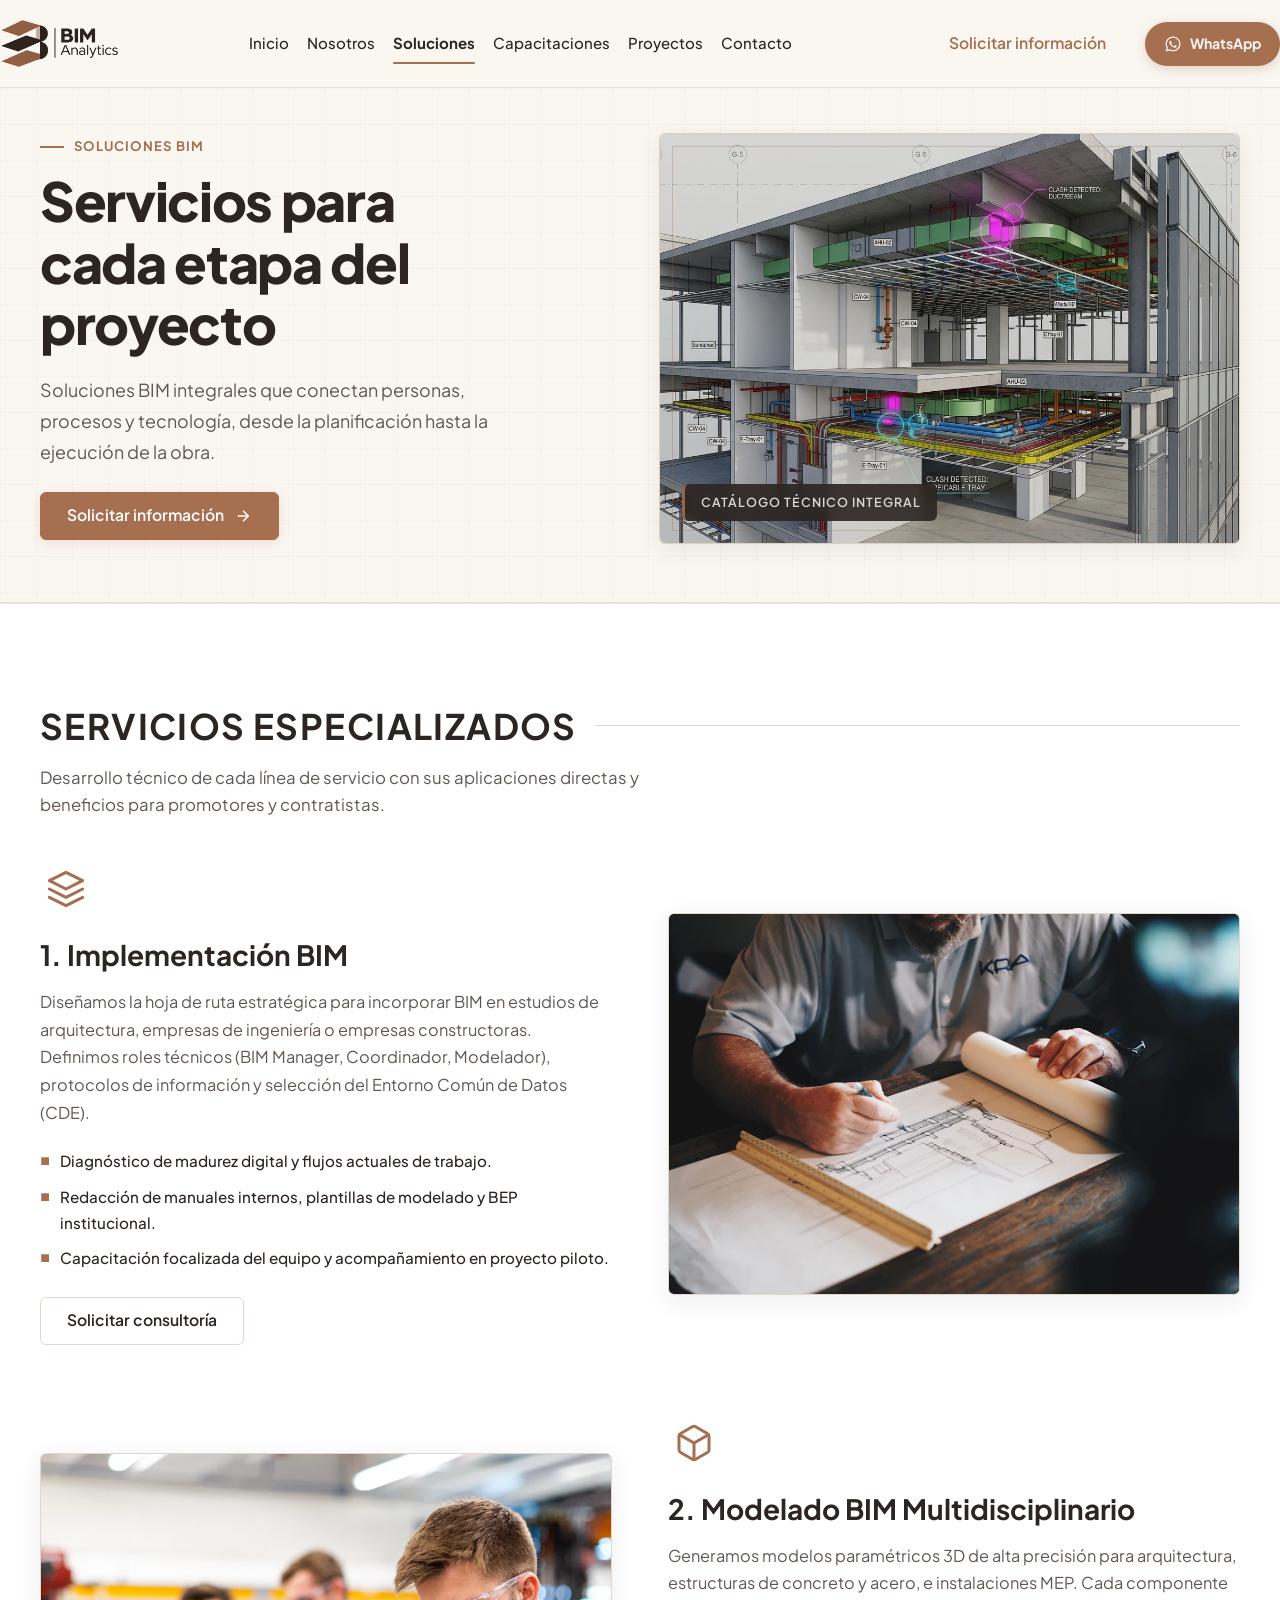
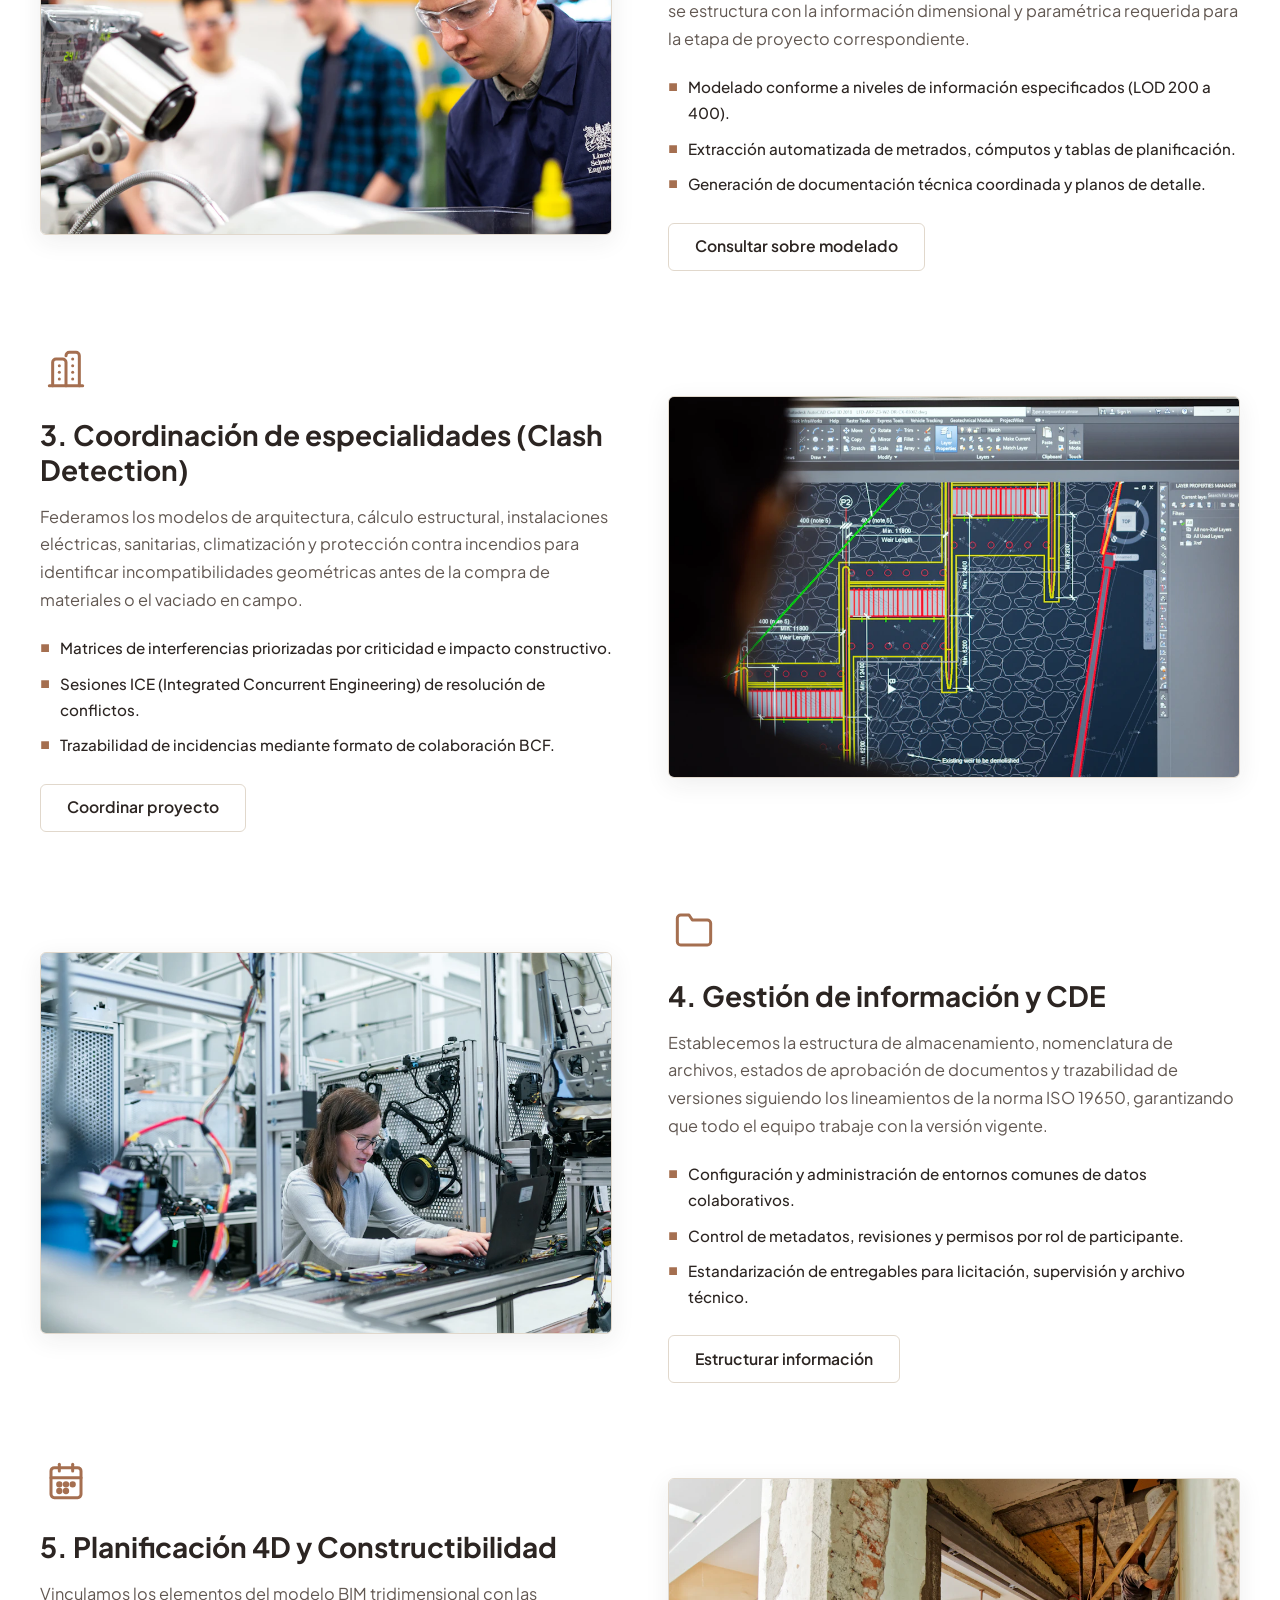
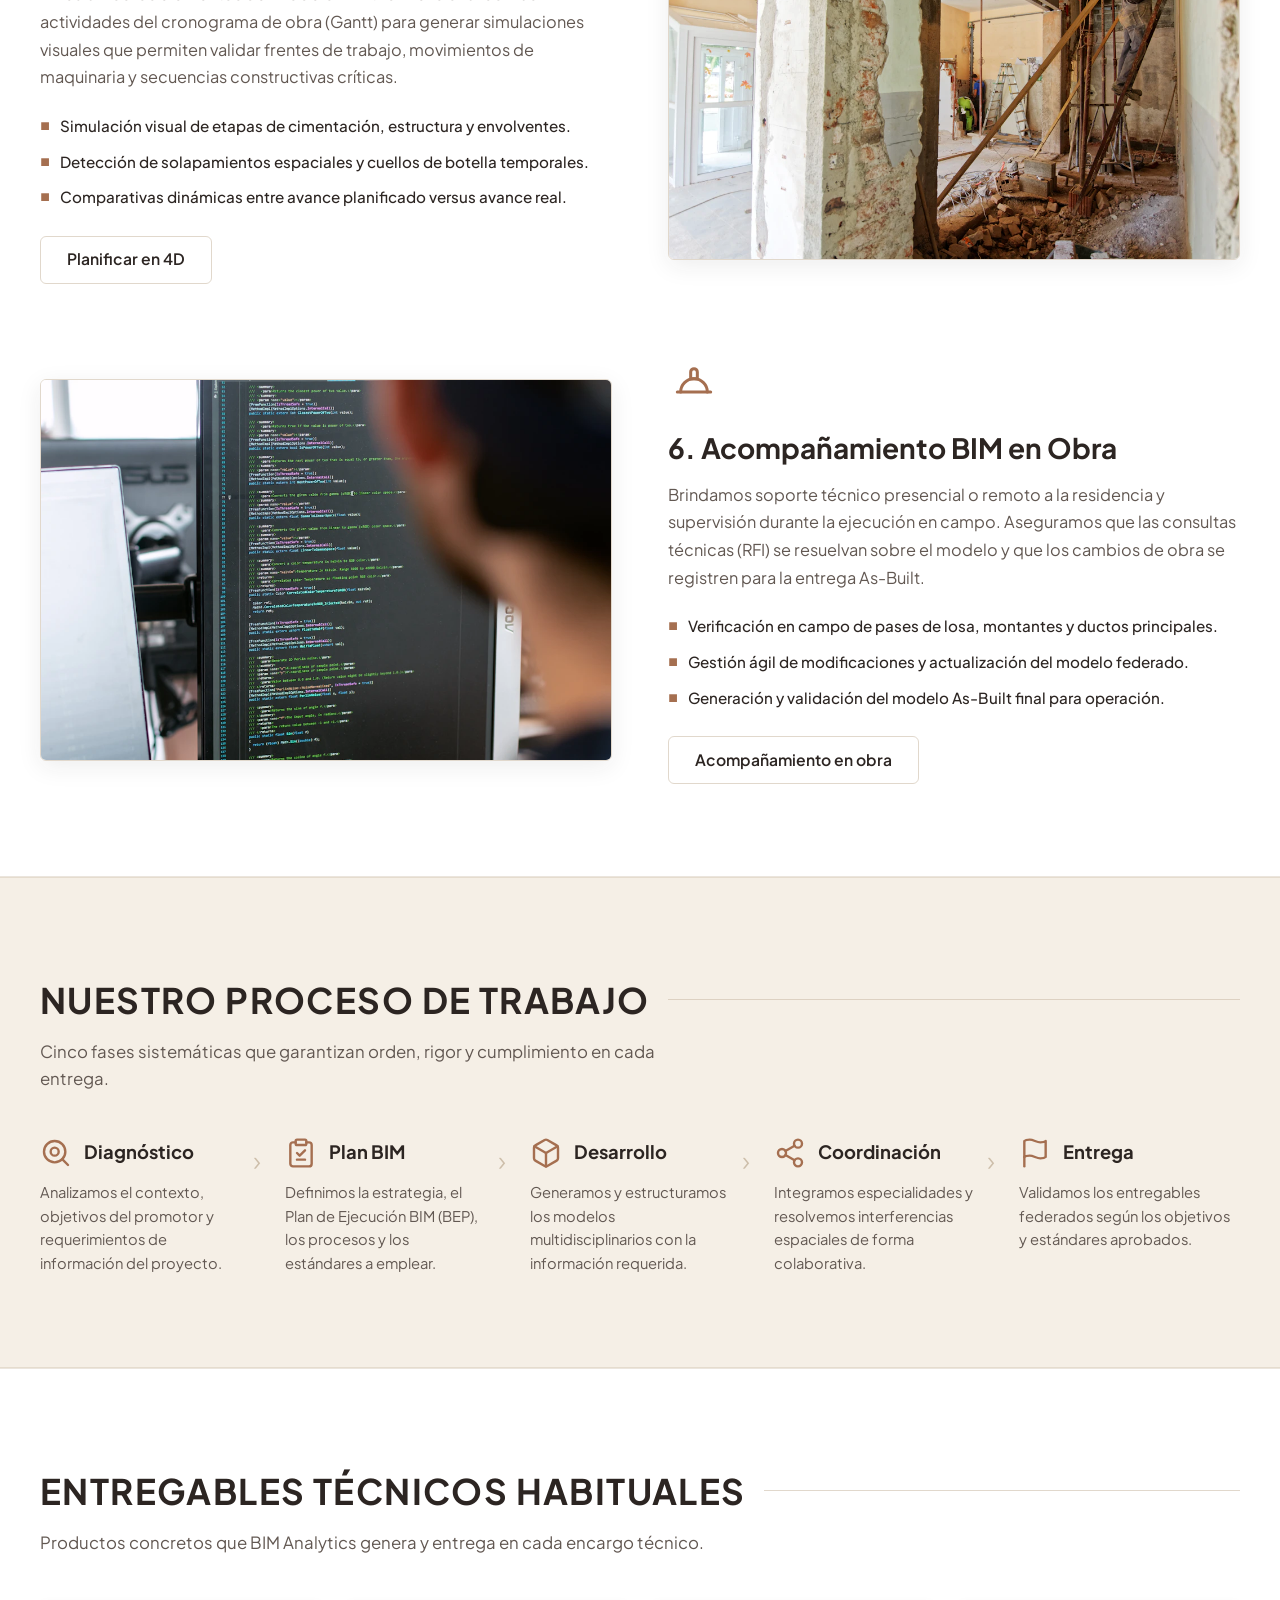
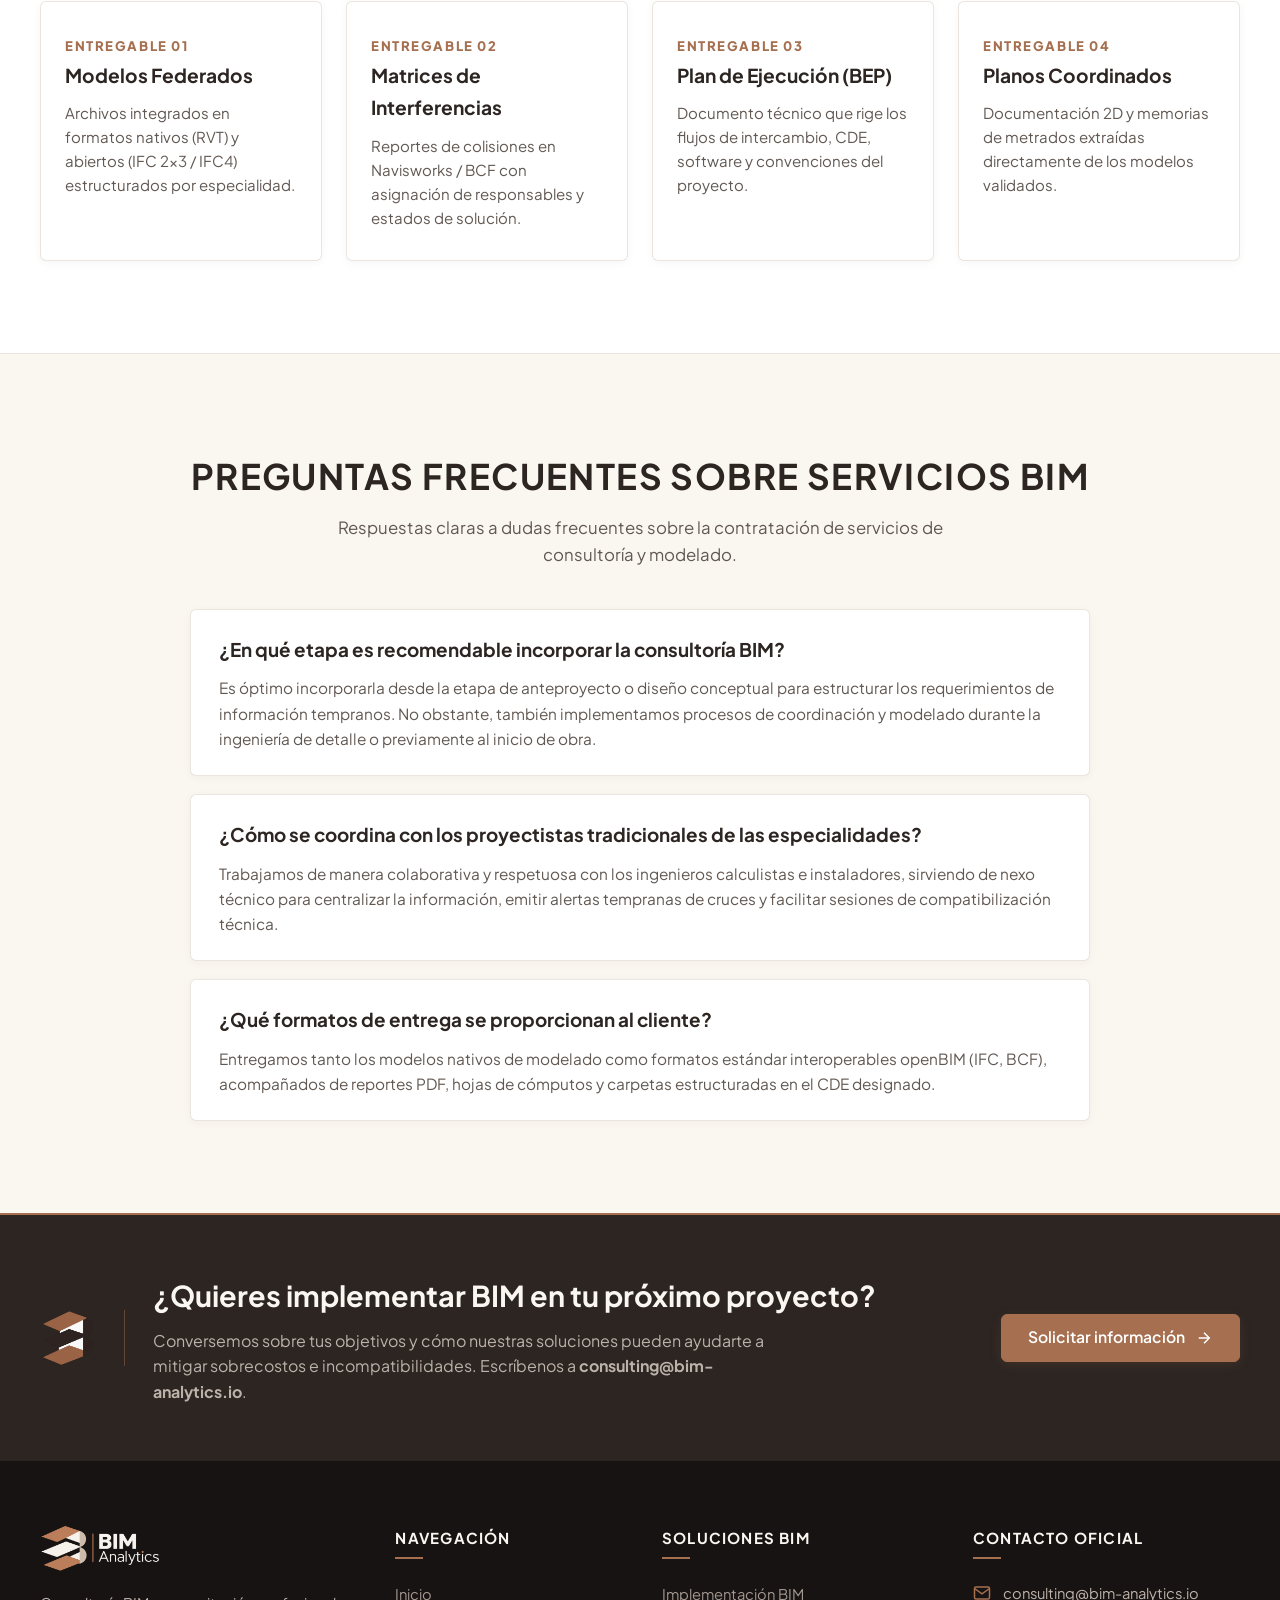
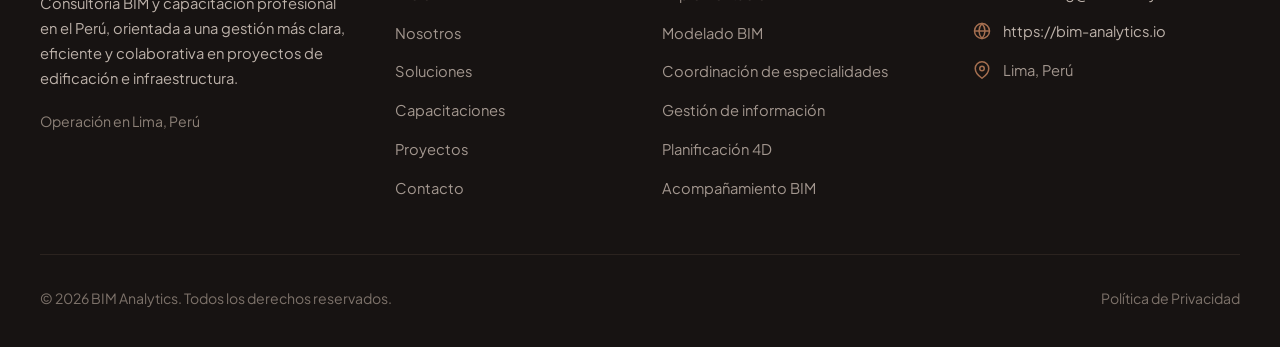
<file: soluciones.html>
﻿<!DOCTYPE html>
<html lang="es">
<head>
  <meta charset="UTF-8">
  <meta name="viewport" content="width=device-width, initial-scale=1.0">
  <title>Soluciones BIM | BIM Analytics - Servicios integrales para proyectos</title>
  <meta name="description" content="Servicios BIM para cada etapa del proyecto: implementación, modelado, coordinación de especialidades, gestión de información, planificación 4D y acompañamiento en obra en el Perú.">
  <link rel="canonical" href="https://bim-analytics.io/soluciones.html">

  <!-- Open Graph -->
  <meta property="og:type" content="website">
  <meta property="og:url" content="https://bim-analytics.io/soluciones.html">
  <meta property="og:title" content="Soluciones BIM | BIM Analytics - Servicios para cada etapa del proyecto">
  <meta property="og:description" content="Soluciones BIM integrales que conectan personas, procesos y tecnología, desde la planificación hasta la ejecución de la obra.">
  <meta property="og:image" content="https://bim-analytics.io/assets/img/brand/og-image.png">

    <!-- Favicons & Manifest -->
  <link rel="icon" type="image/x-icon" href="assets/img/brand/favicon.ico">
  <link rel="icon" type="image/png" sizes="32x32" href="assets/img/brand/favicon-32x32.png">
  <link rel="icon" type="image/png" sizes="16x16" href="assets/img/brand/favicon-16x16.png">
  <link rel="apple-touch-icon" sizes="180x180" href="assets/img/brand/apple-touch-icon.png">
  <link rel="manifest" href="site.webmanifest">
  <meta name="theme-color" content="#2A1F1A">

  <!-- Google Fonts: Plus Jakarta Sans -->
  <link rel="preconnect" href="https://fonts.googleapis.com">
  <link rel="preconnect" href="https://fonts.gstatic.com" crossorigin>
  <link href="https://fonts.googleapis.com/css2?family=Plus+Jakarta+Sans:wght@300;400;500;600;700;800&display=swap" rel="stylesheet">

  <link rel="stylesheet" href="assets/css/styles.css">
</head>
<body class="bg-crema">
  <a href="#main-content" class="skip-link">Saltar al contenido principal</a>

  <!-- Header -->
  <header class="site-header" role="banner">
    <div class="container header-inner">
            <a class="site-logo" href="index.html" aria-label="BIM Analytics — Ir al inicio">
        <img src="assets/img/brand/logo-bim-analytics-horizontal.png" alt="BIM Analytics" width="898" height="378">
      </a>

      <!-- Desktop Nav -->
      <nav class="main-nav" aria-label="Navegación principal">
        <ul class="nav-list">
          <li><a href="index.html" class="nav-link">Inicio</a></li>
          <li><a href="nosotros.html" class="nav-link">Nosotros</a></li>
          <li><a href="soluciones.html" class="nav-link active" aria-current="page">Soluciones</a></li>
          <li><a href="capacitaciones.html" class="nav-link">Capacitaciones</a></li>
          <li><a href="proyectos.html" class="nav-link">Proyectos</a></li>
          <li><a href="contacto.html" class="nav-link">Contacto</a></li>
        </ul>
      </nav>

      <!-- Desktop Header Actions -->
      <div class="header-actions">
        <a href="contacto.html" class="btn btn-header">Solicitar información</a>
        <a href="https://wa.me/51993463118?text=Hola%20BIM%20Analytics%2C%20deseo%20solicitar%20informaci%C3%B3n." class="btn btn-whatsapp" target="_blank" rel="noopener noreferrer" aria-label="Contactar por WhatsApp">
          <svg viewBox="0 0 24 24" width="18" height="18" fill="currentColor" aria-hidden="true"><path d="M12.04 2C6.58 2 2.13 6.45 2.13 11.91C2.13 13.66 2.59 15.36 3.45 16.86L2.05 22L7.3 20.62C8.75 21.41 10.38 21.83 12.04 21.83C17.5 21.83 21.95 17.38 21.95 11.92C21.95 9.27 20.92 6.78 19.05 4.91C17.18 3.03 14.69 2 12.04 2ZM12.05 20.15C10.56 20.15 9.11 19.76 7.85 19L7.55 18.83L4.43 19.65L5.26 16.61L5.06 16.29C4.24 15 3.8 13.47 3.8 11.91C3.8 7.37 7.5 3.67 12.05 3.67C14.25 3.67 16.31 4.53 17.87 6.09C19.42 7.65 20.28 9.72 20.28 11.92C20.28 16.46 16.58 20.15 12.05 20.15ZM16.57 14.39C16.32 14.27 15.1 13.66 14.88 13.58C14.65 13.5 14.49 13.46 14.32 13.7C14.16 13.95 13.69 14.51 13.54 14.67C13.4 14.83 13.25 14.86 13 14.73C12.75 14.61 11.96 14.35 11.02 13.51C10.29 12.86 9.8 12.05 9.65 11.81C9.51 11.56 9.64 11.43 9.76 11.31C9.87 11.2 10.01 11.02 10.14 10.87C10.26 10.73 10.3 10.62 10.38 10.46C10.46 10.3 10.42 10.15 10.36 10.03C10.3 9.91 9.8 8.69 9.6 8.19C9.4 7.71 9.2 7.77 9.05 7.76H8.58C8.42 7.76 8.15 7.82 7.93 8.07C7.7 8.31 7.07 8.9 7.07 10.12C7.07 11.33 7.96 12.5 8.08 12.67C8.21 12.83 9.82 15.31 12.28 16.37C12.87 16.62 13.32 16.77 13.68 16.89C14.27 17.07 14.81 17.05 15.24 16.98C15.71 16.91 16.69 16.39 16.9 15.81C17.1 15.22 17.1 14.73 17.04 14.63C16.98 14.52 16.82 14.46 16.57 14.39Z"/></svg>
          <span>WhatsApp</span>
        </a>
      </div>

      <!-- Mobile Hamburger Toggle -->
      <button type="button" class="menu-toggle" aria-label="Abrir menú de navegación" aria-expanded="false" aria-controls="mobileNavPanel">
        <svg viewBox="0 0 24 24" fill="none" stroke="currentColor" stroke-width="2" stroke-linecap="round" stroke-linejoin="round" aria-hidden="true">
          <line x1="3" y1="12" x2="21" y2="12"></line>
          <line x1="3" y1="6" x2="21" y2="6"></line>
          <line x1="3" y1="18" x2="21" y2="18"></line>
        </svg>
      </button>
    </div>
  </header>

  <!-- Mobile Nav Panel -->
  <div id="mobileNavPanel" class="mobile-nav-panel" role="dialog" aria-modal="true" aria-label="Menú principal móvil">
    <div class="mobile-nav-header">
            <a class="site-logo" href="index.html" aria-label="BIM Analytics — Ir al inicio">
        <img src="assets/img/brand/logo-bim-analytics-horizontal.png" alt="BIM Analytics" width="898" height="378">
      </a>
      <button type="button" class="mobile-close-btn" aria-label="Cerrar menú de navegación">
        <svg viewBox="0 0 24 24" width="22" height="22" fill="none" stroke="currentColor" stroke-width="2" stroke-linecap="round" stroke-linejoin="round" aria-hidden="true">
          <line x1="18" y1="6" x2="6" y2="18"></line>
          <line x1="6" y1="6" x2="18" y2="18"></line>
        </svg>
      </button>
    </div>
    <ul class="mobile-nav-list">
      <li><a href="index.html" class="mobile-nav-link">Inicio</a></li>
      <li><a href="nosotros.html" class="mobile-nav-link">Nosotros</a></li>
      <li><a href="soluciones.html" class="mobile-nav-link active">Soluciones</a></li>
      <li><a href="capacitaciones.html" class="mobile-nav-link">Capacitaciones</a></li>
      <li><a href="proyectos.html" class="mobile-nav-link">Proyectos</a></li>
      <li><a href="contacto.html" class="mobile-nav-link">Contacto</a></li>
    </ul>
    <div class="mobile-nav-actions">
      <a href="contacto.html" class="btn btn-primary">Solicitar información</a>
      <a href="https://wa.me/51993463118?text=Hola%20BIM%20Analytics%2C%20deseo%20solicitar%20informaci%C3%B3n." class="btn btn-whatsapp mobile-nav-whatsapp" target="_blank" rel="noopener noreferrer" aria-label="Contactar por WhatsApp">
        <svg viewBox="0 0 24 24" width="18" height="18" fill="currentColor" aria-hidden="true"><path d="M12.04 2C6.58 2 2.13 6.45 2.13 11.91C2.13 13.66 2.59 15.36 3.45 16.86L2.05 22L7.3 20.62C8.75 21.41 10.38 21.83 12.04 21.83C17.5 21.83 21.95 17.38 21.95 11.92C21.95 9.27 20.92 6.78 19.05 4.91C17.18 3.03 14.69 2 12.04 2ZM12.05 20.15C10.56 20.15 9.11 19.76 7.85 19L7.55 18.83L4.43 19.65L5.26 16.61L5.06 16.29C4.24 15 3.8 13.47 3.8 11.91C3.8 7.37 7.5 3.67 12.05 3.67C14.25 3.67 16.31 4.53 17.87 6.09C19.42 7.65 20.28 9.72 20.28 11.92C20.28 16.46 16.58 20.15 12.05 20.15ZM16.57 14.39C16.32 14.27 15.1 13.66 14.88 13.58C14.65 13.5 14.49 13.46 14.32 13.7C14.16 13.95 13.69 14.51 13.54 14.67C13.4 14.83 13.25 14.86 13 14.73C12.75 14.61 11.96 14.35 11.02 13.51C10.29 12.86 9.8 12.05 9.65 11.81C9.51 11.56 9.64 11.43 9.76 11.31C9.87 11.2 10.01 11.02 10.14 10.87C10.26 10.73 10.3 10.62 10.38 10.46C10.46 10.3 10.42 10.15 10.36 10.03C10.3 9.91 9.8 8.69 9.6 8.19C9.4 7.71 9.2 7.77 9.05 7.76H8.58C8.42 7.76 8.15 7.82 7.93 8.07C7.7 8.31 7.07 8.9 7.07 10.12C7.07 11.33 7.96 12.5 8.08 12.67C8.21 12.83 9.82 15.31 12.28 16.37C12.87 16.62 13.32 16.77 13.68 16.89C14.27 17.07 14.81 17.05 15.24 16.98C15.71 16.91 16.69 16.39 16.9 15.81C17.1 15.22 17.1 14.73 17.04 14.63C16.98 14.52 16.82 14.46 16.57 14.39Z"/></svg>
        <span>WhatsApp</span>
      </a>
    </div>
    <div class="mobile-nav-footer">
      <p class="mobile-contact-info">
        Información y Consultoría Oficial:<br>
        <a href="mailto:consulting@bim-analytics.io">consulting@bim-analytics.io</a>
      </p>
    </div>
  </div>

  <!-- Main Content -->
  <main id="main-content">
    <!-- Hero Section -->
    <section class="page-hero page-hero-internal bg-technical-grid" aria-labelledby="hero-title">
      <div class="container grid-12 hero-grid">
        <div class="hero-copy hero-content animate-fade-up">
          <span class="tech-tag">Soluciones BIM</span>
          <h1 id="hero-title" class="hero-title">Servicios para cada etapa del proyecto</h1>
          <p class="hero-description">
            Soluciones BIM integrales que conectan personas, procesos y tecnología, desde la planificación hasta la ejecución de la obra.
          </p>
          <div class="hero-actions">
            <a href="contacto.html" class="btn btn-primary">
              <span>Solicitar información</span>
              <span class="btn-arrow" aria-hidden="true">
                <svg viewBox="0 0 24 24" fill="none" stroke="currentColor" stroke-width="2"><line x1="5" y1="12" x2="19" y2="12"/><polyline points="12 5 19 12 12 19"/></svg>
              </span>
            </a>
          </div>
        </div>

        <div class="hero-media hero-image-wrap animate-fade-up delay-1">
          <picture>
            <source srcset="assets/img/hero/hero-soluciones.webp" type="image/webp">
            <img src="assets/img/hero/hero-soluciones.webp" alt="Coordinación técnica MEP y modelo federado tridimensional para detección de interferencias en edificación" class="hero-img" width="1920" height="1080" fetchpriority="high" decoding="async">
          </picture>
          <div class="hero-technical-overlay" aria-hidden="true"></div>
          <div class="hero-technical-badge" aria-hidden="true">Catálogo Técnico Integral</div>
        </div>
      </div>
    </section>

    <!-- Detailed Alternating Services Section -->
    <section id="catalogo-detallado" class="content-section bg-white" aria-labelledby="servicios-ampliados-title">
      <div class="container">
        <div class="section-header">
          <h2 id="servicios-ampliados-title" class="section-title">
            <span>Servicios Especializados</span>
            <span class="section-title-line" aria-hidden="true"></span>
          </h2>
          <p class="section-subtitle-text">Desarrollo técnico de cada línea de servicio con sus aplicaciones directas y beneficios para promotores y contratistas.</p>
        </div>

        <!-- 1. Implementación BIM -->
        <article id="implementacion" class="service-alternating-block animate-fade-up">
          <div class="service-block-content">
            <div class="card-icon-wrap" aria-hidden="true">
              <img src="assets/icons/icon-layers.svg" alt="" width="40" height="40">
            </div>
            <h3>1. Implementación BIM</h3>
            <p>
              Diseñamos la hoja de ruta estratégica para incorporar BIM en estudios de arquitectura, empresas de ingeniería o empresas constructoras. Definimos roles técnicos (BIM Manager, Coordinador, Modelador), protocolos de información y selección del Entorno Común de Datos (CDE).
            </p>
            <ul class="service-features-list">
              <li class="service-feature-item">Diagnóstico de madurez digital y flujos actuales de trabajo.</li>
              <li class="service-feature-item">Redacción de manuales internos, plantillas de modelado y BEP institucional.</li>
              <li class="service-feature-item">Capacitación focalizada del equipo y acompañamiento en proyecto piloto.</li>
            </ul>
            <a href="contacto.html?servicio=implementacion" class="btn btn-outline">Solicitar consultoría</a>
          </div>
          <div class="service-block-media">
            <img src="assets/img/services/service-implementacion.webp" alt="Planos arquitectónicos, escalímetro y especificaciones técnicas para estandarización BIM" class="service-block-img" width="1200" height="675" loading="lazy" decoding="async">
          </div>
        </article>

        <!-- 2. Modelado BIM (Reversed) -->
        <article id="modelado" class="service-alternating-block reversed animate-fade-up">
          <div class="service-block-content">
            <div class="card-icon-wrap" aria-hidden="true">
              <img src="assets/icons/icon-cube.svg" alt="" width="40" height="40">
            </div>
            <h3>2. Modelado BIM Multidisciplinario</h3>
            <p>
              Generamos modelos paramétricos 3D de alta precisión para arquitectura, estructuras de concreto y acero, e instalaciones MEP. Cada componente se estructura con la información dimensional y paramétrica requerida para la etapa de proyecto correspondiente.
            </p>
            <ul class="service-features-list">
              <li class="service-feature-item">Modelado conforme a niveles de información especificados (LOD 200 a 400).</li>
              <li class="service-feature-item">Extracción automatizada de metrados, cómputos y tablas de planificación.</li>
              <li class="service-feature-item">Generación de documentación técnica coordinada y planos de detalle.</li>
            </ul>
            <a href="contacto.html?servicio=modelado" class="btn btn-outline">Consultar sobre modelado</a>
          </div>
          <div class="service-block-media">
            <img src="assets/img/services/service-modelado.webp" alt="Ingeniero desarrollando modelo tridimensional paramétrico en estación de cómputo" class="service-block-img" width="1200" height="675" loading="lazy" decoding="async">
          </div>
        </article>

        <!-- 3. Coordinación de especialidades -->
        <article id="coordinacion" class="service-alternating-block animate-fade-up">
          <div class="service-block-content">
            <div class="card-icon-wrap" aria-hidden="true">
              <img src="assets/icons/icon-building.svg" alt="" width="40" height="40">
            </div>
            <h3>3. Coordinación de especialidades (Clash Detection)</h3>
            <p>
              Federamos los modelos de arquitectura, cálculo estructural, instalaciones eléctricas, sanitarias, climatización y protección contra incendios para identificar incompatibilidades geométricas antes de la compra de materiales o el vaciado en campo.
            </p>
            <ul class="service-features-list">
              <li class="service-feature-item">Matrices de interferencias priorizadas por criticidad e impacto constructivo.</li>
              <li class="service-feature-item">Sesiones ICE (Integrated Concurrent Engineering) de resolución de conflictos.</li>
              <li class="service-feature-item">Trazabilidad de incidencias mediante formato de colaboración BCF.</li>
            </ul>
            <a href="contacto.html?servicio=coordinacion" class="btn btn-outline">Coordinar proyecto</a>
          </div>
          <div class="service-block-media">
            <img src="assets/img/services/service-coordinacion.webp" alt="Sistemas mecánicos e industriales con ductos de climatización e instalaciones coordinadas" class="service-block-img" width="1200" height="675" loading="lazy" decoding="async">
          </div>
        </article>

        <!-- 4. Gestión de información (Reversed) -->
        <article id="gestion" class="service-alternating-block reversed animate-fade-up">
          <div class="service-block-content">
            <div class="card-icon-wrap" aria-hidden="true">
              <img src="assets/icons/icon-folder.svg" alt="" width="40" height="40">
            </div>
            <h3>4. Gestión de información y CDE</h3>
            <p>
              Establecemos la estructura de almacenamiento, nomenclatura de archivos, estados de aprobación de documentos y trazabilidad de versiones siguiendo los lineamientos de la norma ISO 19650, garantizando que todo el equipo trabaje con la versión vigente.
            </p>
            <ul class="service-features-list">
              <li class="service-feature-item">Configuración y administración de entornos comunes de datos colaborativos.</li>
              <li class="service-feature-item">Control de metadatos, revisiones y permisos por rol de participante.</li>
              <li class="service-feature-item">Estandarización de entregables para licitación, supervisión y archivo técnico.</li>
            </ul>
            <a href="contacto.html?servicio=gestion" class="btn btn-outline">Estructurar información</a>
          </div>
          <div class="service-block-media">
            <img src="assets/img/services/service-gestion.webp" alt="Documentación técnica y planos de ingeniería con codificación y control de versiones" class="service-block-img" width="1200" height="675" loading="lazy" decoding="async">
          </div>
        </article>

        <!-- 5. Planificación 4D -->
        <article id="planificacion" class="service-alternating-block animate-fade-up">
          <div class="service-block-content">
            <div class="card-icon-wrap" aria-hidden="true">
              <img src="assets/icons/icon-calendar.svg" alt="" width="40" height="40">
            </div>
            <h3>5. Planificación 4D y Constructibilidad</h3>
            <p>
              Vinculamos los elementos del modelo BIM tridimensional con las actividades del cronograma de obra (Gantt) para generar simulaciones visuales que permiten validar frentes de trabajo, movimientos de maquinaria y secuencias constructivas críticas.
            </p>
            <ul class="service-features-list">
              <li class="service-feature-item">Simulación visual de etapas de cimentación, estructura y envolventes.</li>
              <li class="service-feature-item">Detección de solapamientos espaciales y cuellos de botella temporales.</li>
              <li class="service-feature-item">Comparativas dinámicas entre avance planificado versus avance real.</li>
            </ul>
            <a href="contacto.html?servicio=planificacion" class="btn btn-outline">Planificar en 4D</a>
          </div>
          <div class="service-block-media">
            <img src="assets/img/services/service-planificacion.webp" alt="Edificio en estructura de concreto armado mostrando avance de fases constructivas" class="service-block-img" width="1200" height="675" loading="lazy" decoding="async">
          </div>
        </article>

        <!-- 6. Acompañamiento BIM (Reversed) -->
        <article id="acompanamiento" class="service-alternating-block reversed animate-fade-up">
          <div class="service-block-content">
            <div class="card-icon-wrap" aria-hidden="true">
              <img src="assets/icons/icon-helmet.svg" alt="" width="40" height="40">
            </div>
            <h3>6. Acompañamiento BIM en Obra</h3>
            <p>
              Brindamos soporte técnico presencial o remoto a la residencia y supervisión durante la ejecución en campo. Aseguramos que las consultas técnicas (RFI) se resuelvan sobre el modelo y que los cambios de obra se registren para la entrega As-Built.
            </p>
            <ul class="service-features-list">
              <li class="service-feature-item">Verificación en campo de pases de losa, montantes y ductos principales.</li>
              <li class="service-feature-item">Gestión ágil de modificaciones y actualización del modelo federado.</li>
              <li class="service-feature-item">Generación y validación del modelo As-Built final para operación.</li>
            </ul>
            <a href="contacto.html?servicio=acompanamiento" class="btn btn-outline">Acompañamiento en obra</a>
          </div>
          <div class="service-block-media">
            <img src="assets/img/services/service-acompanamiento.webp" alt="Ingenieros en campo verificando detalles constructivos y coordinación en sitio" class="service-block-img" width="1200" height="675" loading="lazy" decoding="async">
          </div>
        </article>
      </div>
    </section>

    <!-- Nuestro Proceso de Trabajo (5 steps) -->
    <section class="content-section bg-arena-soft" aria-labelledby="proceso-title">
      <div class="container">
        <div class="section-header">
          <h2 id="proceso-title" class="section-title">
            <span>Nuestro proceso de trabajo</span>
            <span class="section-title-line" aria-hidden="true"></span>
          </h2>
          <p class="section-subtitle-text">Cinco fases sistemáticas que garantizan orden, rigor y cumplimiento en cada entrega.</p>
        </div>

        <div class="methodology-bar process-5">
          <div class="step-item animate-fade-up delay-1">
            <div class="step-header">
              <div class="step-icon" aria-hidden="true">
                <img src="assets/icons/icon-target.svg" alt="" width="32" height="32">
              </div>
              <h3 class="step-title">Diagnóstico</h3>
            </div>
            <p class="step-desc">Analizamos el contexto, objetivos del promotor y requerimientos de información del proyecto.</p>
          </div>

          <div class="step-item animate-fade-up delay-2">
            <div class="step-header">
              <div class="step-icon" aria-hidden="true">
                <img src="assets/icons/icon-plan.svg" alt="" width="32" height="32">
              </div>
              <h3 class="step-title">Plan BIM</h3>
            </div>
            <p class="step-desc">Definimos la estrategia, el Plan de Ejecución BIM (BEP), los procesos y los estándares a emplear.</p>
          </div>

          <div class="step-item animate-fade-up delay-3">
            <div class="step-header">
              <div class="step-icon" aria-hidden="true">
                <img src="assets/icons/icon-cube.svg" alt="" width="32" height="32">
              </div>
              <h3 class="step-title">Desarrollo</h3>
            </div>
            <p class="step-desc">Generamos y estructuramos los modelos multidisciplinarios con la información requerida.</p>
          </div>

          <div class="step-item animate-fade-up delay-4">
            <div class="step-header">
              <div class="step-icon" aria-hidden="true">
                <img src="assets/icons/icon-coordination.svg" alt="" width="32" height="32">
              </div>
              <h3 class="step-title">Coordinación</h3>
            </div>
            <p class="step-desc">Integramos especialidades y resolvemos interferencias espaciales de forma colaborativa.</p>
          </div>

          <div class="step-item animate-fade-up">
            <div class="step-header">
              <div class="step-icon" aria-hidden="true">
                <img src="assets/icons/icon-flag.svg" alt="" width="32" height="32">
              </div>
              <h3 class="step-title">Entrega</h3>
            </div>
            <p class="step-desc">Validamos los entregables federados según los objetivos y estándares aprobados.</p>
          </div>
        </div>
      </div>
    </section>

    <!-- Entregables Generales BIM (Nuevo bloque) -->
    <section class="content-section bg-white" aria-labelledby="entregables-title">
      <div class="container">
        <div class="section-header">
          <h2 id="entregables-title" class="section-title">
            <span>Entregables Técnicos Habituales</span>
            <span class="section-title-line" aria-hidden="true"></span>
          </h2>
          <p class="section-subtitle-text">Productos concretos que BIM Analytics genera y entrega en cada encargo técnico.</p>
        </div>

        <div class="cards-grid-4">
          <div class="reason-card animate-fade-up delay-1">
            <span class="reason-number">Entregable 01</span>
            <h3 class="reason-title">Modelos Federados</h3>
            <p class="reason-desc">Archivos integrados en formatos nativos (RVT) y abiertos (IFC 2x3 / IFC4) estructurados por especialidad.</p>
          </div>
          <div class="reason-card animate-fade-up delay-2">
            <span class="reason-number">Entregable 02</span>
            <h3 class="reason-title">Matrices de Interferencias</h3>
            <p class="reason-desc">Reportes de colisiones en Navisworks / BCF con asignación de responsables y estados de solución.</p>
          </div>
          <div class="reason-card animate-fade-up delay-3">
            <span class="reason-number">Entregable 03</span>
            <h3 class="reason-title">Plan de Ejecución (BEP)</h3>
            <p class="reason-desc">Documento técnico que rige los flujos de intercambio, CDE, software y convenciones del proyecto.</p>
          </div>
          <div class="reason-card animate-fade-up delay-4">
            <span class="reason-number">Entregable 04</span>
            <h3 class="reason-title">Planos Coordinados</h3>
            <p class="reason-desc">Documentación 2D y memorias de metrados extraídas directamente de los modelos validados.</p>
          </div>
        </div>
      </div>
    </section>

    <!-- Preguntas Frecuentes (FAQ) Técnicas -->
    <section class="content-section bg-crema" aria-labelledby="faq-title">
      <div class="container">
        <div class="section-header" style="text-align: center; margin-bottom: 40px;">
          <h2 id="faq-title" class="section-title" style="justify-content: center;">
            <span>Preguntas Frecuentes sobre Servicios BIM</span>
          </h2>
          <p class="section-subtitle-text" style="margin: 10px auto 0;">Respuestas claras a dudas frecuentes sobre la contratación de servicios de consultoría y modelado.</p>
        </div>

        <div class="faq-grid">
          <article class="faq-item animate-fade-up delay-1">
            <h4>¿En qué etapa es recomendable incorporar la consultoría BIM?</h4>
            <p>Es óptimo incorporarla desde la etapa de anteproyecto o diseño conceptual para estructurar los requerimientos de información tempranos. No obstante, también implementamos procesos de coordinación y modelado durante la ingeniería de detalle o previamente al inicio de obra.</p>
          </article>

          <article class="faq-item animate-fade-up delay-2">
            <h4>¿Cómo se coordina con los proyectistas tradicionales de las especialidades?</h4>
            <p>Trabajamos de manera colaborativa y respetuosa con los ingenieros calculistas e instaladores, sirviendo de nexo técnico para centralizar la información, emitir alertas tempranas de cruces y facilitar sesiones de compatibilización técnica.</p>
          </article>

          <article class="faq-item animate-fade-up delay-3">
            <h4>¿Qué formatos de entrega se proporcionan al cliente?</h4>
            <p>Entregamos tanto los modelos nativos de modelado como formatos estándar interoperables openBIM (IFC, BCF), acompañados de reportes PDF, hojas de cómputos y carpetas estructuradas en el CDE designado.</p>
          </article>
        </div>
      </div>
    </section>

    <!-- Bottom Dark CTA Banner -->
    <section class="bottom-cta-banner" aria-label="Contacto Directo">
      <div class="container cta-banner-inner">
        <div class="cta-banner-left">
          <img src="assets/img/brand/simbolo-bim-analytics.png" alt="" class="cta-banner-symbol ambient-symbol" width="56" height="56" aria-hidden="true">
          <div class="cta-banner-divider" aria-hidden="true"></div>
          <div class="cta-banner-text">
            <h3>¿Quieres implementar BIM en tu próximo proyecto?</h3>
            <p>Conversemos sobre tus objetivos y cómo nuestras soluciones pueden ayudarte a mitigar sobrecostos e incompatibilidades. Escríbenos a <strong>consulting@bim-analytics.io</strong>.</p>
          </div>
        </div>
        <div class="cta-banner-action">
          <a href="contacto.html" class="btn btn-primary">
            <span>Solicitar información</span>
            <span class="btn-arrow" aria-hidden="true">
              <svg viewBox="0 0 24 24" fill="none" stroke="currentColor" stroke-width="2"><line x1="5" y1="12" x2="19" y2="12"/><polyline points="12 5 19 12 12 19"/></svg>
            </span>
          </a>
        </div>
      </div>
    </section>
  </main>

  <!-- Footer -->
  <footer class="site-footer" role="contentinfo">
    <div class="container footer-grid">
      <div class="footer-col-brand">
                <a href="index.html" aria-label="BIM Analytics Inicio">
          <img src="assets/img/brand/logo-bim-analytics-dark.png" alt="BIM Analytics" class="footer-logo" width="888" height="341">
        </a>
        <p>Consultoría BIM y capacitación profesional en el Perú, orientada a una gestión más clara, eficiente y colaborativa en proyectos de edificación e infraestructura.</p>
        <span style="font-size: 0.88rem; color: #8C8077;">Operación en Lima, Perú</span>
      </div>

      <div>
        <h4 class="footer-heading">Navegación</h4>
        <ul class="footer-nav-list">
          <li><a href="index.html" class="footer-nav-link">Inicio</a></li>
          <li><a href="nosotros.html" class="footer-nav-link">Nosotros</a></li>
          <li><a href="soluciones.html" class="footer-nav-link">Soluciones</a></li>
          <li><a href="capacitaciones.html" class="footer-nav-link">Capacitaciones</a></li>
          <li><a href="proyectos.html" class="footer-nav-link">Proyectos</a></li>
          <li><a href="contacto.html" class="footer-nav-link">Contacto</a></li>
        </ul>
      </div>

      <div>
        <h4 class="footer-heading">Soluciones BIM</h4>
        <ul class="footer-nav-list">
          <li><a href="soluciones.html#implementacion" class="footer-nav-link">Implementación BIM</a></li>
          <li><a href="soluciones.html#modelado" class="footer-nav-link">Modelado BIM</a></li>
          <li><a href="soluciones.html#coordinacion" class="footer-nav-link">Coordinación de especialidades</a></li>
          <li><a href="soluciones.html#gestion" class="footer-nav-link">Gestión de información</a></li>
          <li><a href="soluciones.html#planificacion" class="footer-nav-link">Planificación 4D</a></li>
          <li><a href="soluciones.html#acompanamiento" class="footer-nav-link">Acompañamiento BIM</a></li>
        </ul>
      </div>

      <div>
        <h4 class="footer-heading">Contacto Oficial</h4>
        <div class="footer-contact-item">
          <svg viewBox="0 0 24 24" fill="none" stroke="currentColor" stroke-width="2" aria-hidden="true"><path d="M4 4h16c1.1 0 2 .9 2 2v12c0 1.1-.9 2-2 2H4c-1.1 0-2-.9-2-2V6c0-1.1.9-2 2-2z"/><polyline points="22,6 12,13 2,6"/></svg>
          <a href="mailto:consulting@bim-analytics.io">consulting@bim-analytics.io</a>
        </div>

        <div class="footer-contact-item">
          <svg viewBox="0 0 24 24" fill="none" stroke="currentColor" stroke-width="2" aria-hidden="true"><circle cx="12" cy="12" r="10"/><line x1="2" y1="12" x2="22" y2="12"/><path d="M12 2a15.3 15.3 0 0 1 4 10 15.3 15.3 0 0 1-4 10 15.3 15.3 0 0 1-4-10 15.3 15.3 0 0 1 4-10z"/></svg>
          <a href="https://bim-analytics.io" target="_blank" rel="noopener">https://bim-analytics.io</a>
        </div>
        <div class="footer-contact-item">
          <svg viewBox="0 0 24 24" fill="none" stroke="currentColor" stroke-width="2" aria-hidden="true"><path d="M21 10c0 7-9 13-9 13s-9-6-9-13a9 9 0 0 1 18 0z"/><circle cx="12" cy="10" r="3"/></svg>
          <span>Lima, Perú</span>
        </div>
      </div>
    </div>

    <div class="container footer-bottom">
      <p>&copy; 2026 BIM Analytics. Todos los derechos reservados.</p>
      <div class="footer-bottom-links">
        <a href="privacidad.html">Política de Privacidad</a>
      </div>
    </div>
  </footer>

  <script src="assets/js/main.js"></script>
  <!-- Back to Top Floating Button -->
  <button type="button" class="back-to-top" id="backToTopBtn" aria-label="Volver al inicio">
    <svg viewBox="0 0 24 24" width="22" height="22" fill="none" stroke="currentColor" stroke-width="2.2" stroke-linecap="round" stroke-linejoin="round" aria-hidden="true">
      <polyline points="18 15 12 9 6 15"></polyline>
    </svg>
  </button>
</body>
</html>
</file>
<file: assets/css/styles.css>
/* ==========================================================================
   BIM ANALYTICS - DESIGN SYSTEM & ENHANCED ARCHITECTURAL STYLESHEET
   Identity: Crema (#FAF7F1), Espresso (#2C2522), Arena (#CDBEAA), Cobre (#A56F50)
   Multipage Architectural Engineering & BIM Website
   ========================================================================== */

/* --- Custom Properties / Theme Tokens --- */
:root {
  --color-crema: #FAF7F1;
  --color-white: #FFFFFF;
  --color-arena-soft: #F5EFE6;
  --color-arena: #CDBEAA;
  --color-arena-border: rgba(205, 190, 170, 0.6);
  --color-espresso: #2C2522;
  --color-espresso-dark: #1E1917;
  --color-espresso-surface: #362E2A;
  --color-cobre: #A56F50;
  --color-cobre-hover: #B87C5B;
  --color-cobre-dark: #8C5538;
  --color-cobre-glow: rgba(165, 111, 80, 0.16);
  --color-text-primary: #2C2522;
  --color-text-secondary: #625852;
  --color-text-muted: #857971;
  --color-border-subtle: rgba(205, 190, 170, 0.4);
  --color-border-copper: rgba(165, 111, 80, 0.35);

  --font-main: 'Plus Jakarta Sans', -apple-system, BlinkMacSystemFont, 'Segoe UI', Roboto, Helvetica, Arial, sans-serif;
  --font-size-display: clamp(2.7rem, 5vw, 5rem);
  --font-size-h1: clamp(2.5rem, 4.5vw, 4.5rem);
  --font-size-h2: clamp(2rem, 3vw, 3.25rem);
  --font-size-h3: clamp(1.25rem, 2vw, 1.75rem);
  --font-size-body: clamp(1rem, 1.2vw, 1.125rem);
  --font-size-small: 0.875rem;

  --max-width: 1200px;
  --header-height: 88px;
  --header-height-scrolled: 72px;

  --radius-small: 6px;
  --radius-medium: 12px;
  --radius-large: 20px;

  --radius-sm: var(--radius-small);
  --radius-md: var(--radius-medium);
  --radius-lg: var(--radius-large);

  --shadow-sm: 0 2px 10px rgba(44, 37, 34, 0.04);
  --shadow-md: 0 6px 24px rgba(44, 37, 34, 0.08);
  --shadow-lg: 0 16px 40px rgba(44, 37, 34, 0.11);
  --shadow-card: 0 3px 18px rgba(44, 37, 34, 0.05);

  --transition-fast: 200ms cubic-bezier(0.16, 1, 0.3, 1);
  --transition-normal: 280ms cubic-bezier(0.16, 1, 0.3, 1);
  --transition-smooth: 500ms cubic-bezier(0.16, 1, 0.3, 1);
}

/* --- Global Reset & Accessibility Base --- */
*, *::before, *::after {
  box-sizing: border-box;
  margin: 0;
  padding: 0;
  min-width: 0;
}

html,
body {
  max-width: 100%;
}

html {
  font-size: 16px;
  scroll-behavior: smooth;
  scroll-padding-top: clamp(76px, 6vw, 92px);
  -webkit-text-size-adjust: 100%;
}

body {
  font-family: var(--font-main);
  background-color: var(--color-crema);
  color: var(--color-text-primary);
  line-height: 1.68;
  -webkit-font-smoothing: antialiased;
  -moz-osx-font-smoothing: grayscale;
  overflow-x: hidden;
  width: 100%;
  min-height: 100vh;
  display: flex;
  flex-direction: column;
}

img,
svg,
video {
  display: block;
  max-width: 100%;
  height: auto;
}

.hero__grid,
.hero-grid,
.section-grid {
  min-width: 0;
}

.hero__content,
.hero-content,
.hero__media,
.hero-image-wrap,
.grid > * {
  min-width: 0;
}

h1,
h2,
h3,
h4,
h5,
h6,
p {
  overflow-wrap: break-word;
  word-break: break-word;
}

/* Base visibility rule (Guarantees content is visible even without JS) */
.animate-on-scroll,
.hero-content,
.hero-image-wrap,
.stagger-item,
.animate-fade-up {
  opacity: 1;
  visibility: visible;
  transform: none;
}

/* Skip link for keyboard accessibility */
.skip-link {
  position: absolute;
  top: -100px;
  left: 20px;
  background: var(--color-espresso);
  color: var(--color-crema);
  padding: 12px 20px;
  z-index: 99999;
  text-decoration: none;
  font-weight: 600;
  border-radius: var(--radius-sm);
  transition: top 0.2s ease;
}

.skip-link:focus {
  top: 20px;
  outline: 2px solid var(--color-cobre);
}

:focus-visible {
  outline: 2px solid var(--color-cobre);
  outline-offset: 3px;
}

img, picture, svg, video {
  max-width: 100%;
  height: auto;
  display: block;
}

a {
  color: inherit;
  text-decoration: none;
  transition: color var(--transition-fast);
}

button, input, select, textarea {
  font-family: inherit;
  font-size: inherit;
}

h1, h2, h3, h4, h5, h6, p, span, li, a {
  overflow-wrap: anywhere;
  word-break: normal;
}

/* --- Container & Section Spacings --- */
.container {
  width: 100%;
  max-width: var(--max-width);
  margin-left: auto;
  margin-right: auto;
  padding-left: 24px;
  padding-right: 24px;
  box-sizing: border-box;
}

@media (min-width: 1248px) {
  .container {
    padding-left: 0;
    padding-right: 0;
    width: 1200px;
    max-width: 1200px;
  }
}

/* 12-Column Architectural Design System Grid */
.grid-12 {
  display: grid;
  grid-template-columns: repeat(12, minmax(0, 1fr));
  column-gap: clamp(16px, 2.5vw, 32px);
  row-gap: 32px;
}

@media (max-width: 1023px) {
  .grid-12 {
    grid-template-columns: repeat(8, minmax(0, 1fr));
  }
}

@media (max-width: 767px) {
  .grid-12 {
    grid-template-columns: repeat(4, minmax(0, 1fr));
  }
}

/* --- Alternating Section Backgrounds --- */
.bg-crema {
  background-color: var(--color-crema);
}

.bg-white {
  background-color: var(--color-white);
  border-top: 1px solid var(--color-border-subtle);
  border-bottom: 1px solid var(--color-border-subtle);
}

.bg-arena-soft {
  background-color: var(--color-arena-soft);
  border-top: 1px solid var(--color-border-subtle);
  border-bottom: 1px solid var(--color-border-subtle);
}

.bg-espresso {
  background-color: var(--color-espresso);
  color: var(--color-crema);
}

/* Subtle Technical Blueprint Grid Background */
.bg-technical-grid {
  position: relative;
  background-color: var(--color-crema);
  background-image: 
    linear-gradient(rgba(165, 111, 80, 0.04) 1px, transparent 1px),
    linear-gradient(90deg, rgba(165, 111, 80, 0.04) 1px, transparent 1px);
  background-size: 36px 36px;
}

/* --- Section Vertical Padding --- */
.content-section {
  padding-top: 92px;
  padding-bottom: 92px;
  position: relative;
}

.content-section-dense {
  padding-top: 68px;
  padding-bottom: 68px;
}

/* --- Brand Logos Official Styles --- */
.site-logo {
  display: inline-flex;
  align-items: center;
  line-height: 0;
  transition: opacity var(--transition-fast);
}

.site-logo:hover {
  opacity: 0.92;
}

.site-logo img {
  width: auto;
  height: clamp(38px, 4.2vw, 50px);
  max-width: 100%;
  object-fit: contain;
}

.footer-logo {
  width: auto;
  height: clamp(36px, 4vw, 46px);
  object-fit: contain;
}

.error-brand-symbol {
  width: clamp(72px, 8vw, 96px);
  height: auto;
  margin-bottom: 24px;
  display: inline-block;
  object-fit: contain;
}

/* --- Header / Navigation --- */
.site-header {
  position: sticky;
  top: 0;
  z-index: 1000;
  background-color: rgba(250, 247, 241, 0.96);
  backdrop-filter: blur(10px);
  -webkit-backdrop-filter: blur(10px);
  height: var(--header-height);
  border-bottom: 1px solid var(--color-border-subtle);
  transition: height var(--transition-normal), box-shadow var(--transition-normal), background-color var(--transition-normal);
}

.site-header.scrolled {
  height: var(--header-height-scrolled);
  box-shadow: 0 4px 22px rgba(44, 37, 34, 0.08);
  background-color: rgba(250, 247, 241, 0.98);
}

.site-header .container {
  max-width: 1340px;
  width: 100%;
}

.header-inner {
  display: flex;
  align-items: center;
  justify-content: space-between;
  height: 100%;
}

.brand-logo-link {
  display: inline-flex;
  align-items: center;
  height: 52px;
  transition: opacity var(--transition-fast);
}

.brand-logo-link:hover {
  opacity: 0.92;
}

.brand-logo-img {
  width: 184px;
  height: 46px;
  object-fit: contain;
}

/* Desktop Navigation */
.main-nav {
  display: flex;
  align-items: center;
  gap: clamp(14px, 1.8vw, 28px);
  flex-shrink: 0;
}

.nav-list {
  display: flex;
  align-items: center;
  list-style: none;
  gap: clamp(10px, 1.4vw, 20px);
}

.nav-link {
  position: relative;
  font-size: 0.94rem;
  font-weight: 500;
  color: var(--color-espresso);
  padding: 8px 0;
  white-space: nowrap !important;
  transition: color var(--transition-fast);
}

.nav-link:hover {
  color: var(--color-cobre);
}

.nav-link.active {
  color: var(--color-espresso);
  font-weight: 700;
}

.nav-link.active::after {
  content: '';
  position: absolute;
  bottom: -4px;
  left: 0;
  width: 100%;
  height: 2.5px;
  background-color: var(--color-cobre);
  border-radius: 1px;
}

/* Desktop Header CTA Button */
.header-actions {
  display: flex;
  align-items: center;
  gap: 12px;
  flex-shrink: 0;
}

.btn-header {
  font-size: 0.88rem;
  font-weight: 600;
  padding: 9px 16px;
  min-height: 44px;
  width: auto;
  white-space: nowrap !important;
  flex-shrink: 0 !important;
  background-color: transparent;
  color: var(--color-cobre);
  border: 1.5px solid var(--color-cobre);
  border-radius: var(--radius-sm);
  transition: all var(--transition-fast);
  display: inline-flex;
  align-items: center;
  justify-content: center;
  text-align: center;
  box-sizing: border-box;
}

.btn-header:hover {
  background-color: var(--color-cobre);
  color: var(--color-white);
  box-shadow: 0 4px 14px var(--color-cobre-glow);
}

/* --- WhatsApp Button (Header & Navigation) --- */
.btn-whatsapp,
a.btn-whatsapp,
.header-actions .btn-whatsapp,
.mobile-nav-actions .btn-whatsapp {
  display: inline-flex !important;
  align-items: center !important;
  justify-content: center !important;
  gap: 8px;
  background-color: var(--color-cobre) !important;
  color: var(--color-crema) !important;
  font-family: var(--font-main);
  font-size: 0.88rem;
  font-weight: 700;
  line-height: 1;
  padding: 10px 18px;
  border-radius: 9999px !important;
  border: 1px solid transparent;
  text-decoration: none;
  min-height: 44px;
  min-width: 44px;
  width: auto;
  flex-shrink: 0 !important;
  box-sizing: border-box;
  box-shadow: 0 3px 12px rgba(165, 111, 80, 0.28);
  transition: transform var(--transition-fast), background-color var(--transition-fast), box-shadow var(--transition-fast), color var(--transition-fast);
  cursor: pointer;
  white-space: nowrap !important;
}

.btn-whatsapp svg {
  width: 18px;
  height: 18px;
  flex-shrink: 0;
  fill: currentColor;
}

.btn-whatsapp:hover {
  background-color: var(--color-cobre-hover);
  color: #FFFFFF !important;
  transform: translateY(-1.5px);
  box-shadow: 0 6px 18px rgba(165, 111, 80, 0.42);
}

.btn-whatsapp:active {
  background-color: var(--color-cobre-dark);
  transform: translateY(0);
  box-shadow: 0 2px 8px rgba(165, 111, 80, 0.25);
}

.btn-whatsapp:focus-visible {
  outline: 2px solid var(--color-crema);
  outline-offset: 2px;
  box-shadow: 0 0 0 4px var(--color-cobre-glow);
}

/* Mobile Nav Drawer Actions & WhatsApp */
.mobile-nav-actions {
  display: flex;
  flex-direction: column;
  gap: 12px;
  width: 100%;
  margin-top: 24px;
  margin-bottom: 24px;
  box-sizing: border-box;
}

.mobile-nav-actions .btn {
  width: 100%;
  justify-content: center;
  text-align: center;
  min-height: 46px;
  box-sizing: border-box;
}

.mobile-nav-whatsapp,
.mobile-nav-actions a.btn-whatsapp {
  width: 100% !important;
  border-radius: 9999px !important;
  justify-content: center !important;
  font-size: 0.95rem;
  padding: 12px 20px;
  min-height: 48px;
}

/* Mobile Menu Toggle Button */
.menu-toggle {
  display: none;
  background: none;
  border: 1px solid var(--color-border-subtle);
  cursor: pointer;
  width: 44px;
  height: 44px;
  min-width: 44px;
  min-height: 44px;
  padding: 9px;
  color: var(--color-espresso);
  align-items: center;
  justify-content: center;
  border-radius: var(--radius-sm);
  transition: background-color var(--transition-fast), color var(--transition-fast);
}

.menu-toggle:hover {
  color: var(--color-cobre);
  background-color: var(--color-arena-soft);
}

.menu-toggle svg {
  width: 24px;
  height: 24px;
}

/* Mobile Navigation Drawer (Full Screen Opaque Panel) */
.mobile-nav-panel {
  display: none;
  position: fixed;
  inset: 0;
  width: 100vw;
  height: 100vh;
  height: 100dvh;
  background-color: var(--color-crema);
  z-index: 99999;
  flex-direction: column;
  padding: 24px 24px 32px;
  overflow-y: auto;
  opacity: 0;
  visibility: hidden;
  transition: opacity var(--transition-normal), visibility var(--transition-normal);
}

.mobile-nav-panel.open {
  display: flex;
  opacity: 1;
  visibility: visible;
}

.mobile-nav-header {
  display: flex;
  align-items: center;
  justify-content: space-between;
  padding-bottom: 20px;
  border-bottom: 1px solid var(--color-border-subtle);
}

.mobile-close-btn {
  background: none;
  border: 1px solid var(--color-border-subtle);
  cursor: pointer;
  width: 44px;
  height: 44px;
  min-width: 44px;
  min-height: 44px;
  display: flex;
  align-items: center;
  justify-content: center;
  border-radius: var(--radius-sm);
  color: var(--color-espresso);
  transition: background-color var(--transition-fast), color var(--transition-fast);
}

.mobile-close-btn:hover {
  background-color: var(--color-cobre);
  color: var(--color-white);
  border-color: var(--color-cobre);
}

.mobile-nav-list {
  list-style: none;
  display: flex;
  flex-direction: column;
  gap: 16px;
  margin-top: 32px;
}

.mobile-nav-link {
  font-size: 1.3rem;
  font-weight: 600;
  color: var(--color-espresso);
  padding: 10px 0;
  display: block;
  border-bottom: 1px solid rgba(205, 190, 170, 0.35);
  transition: color var(--transition-fast), padding-left var(--transition-fast);
}

.mobile-nav-link:hover,
.mobile-nav-link.active {
  color: var(--color-cobre);
  padding-left: 8px;
}

.mobile-nav-footer {
  margin-top: auto;
  padding-top: 28px;
  border-top: 1px solid var(--color-border-subtle);
}

.mobile-contact-info {
  font-size: 0.92rem;
  color: var(--color-text-secondary);
}

.mobile-contact-info a {
  color: var(--color-cobre);
  font-weight: 600;
  display: inline-block;
  margin-top: 6px;
}

/* --- Buttons & Architectural Links --- */
.btn {
  display: inline-flex;
  align-items: center;
  justify-content: center;
  gap: 10px;
  font-weight: 600;
  font-size: 0.98rem;
  padding: 13px 26px;
  min-height: 48px;
  border-radius: var(--radius-sm);
  border: 1.5px solid transparent;
  cursor: pointer;
  text-decoration: none;
  line-height: 1.2;
  transition: background-color var(--transition-fast), transform var(--transition-fast), box-shadow var(--transition-fast), color var(--transition-fast), border-color var(--transition-fast);
}

.btn-primary {
  background-color: var(--color-cobre);
  color: var(--color-white);
  border-color: var(--color-cobre);
  box-shadow: 0 3px 12px var(--color-cobre-glow);
}

.btn-primary:hover {
  background-color: var(--color-cobre-hover);
  border-color: var(--color-cobre-hover);
  transform: translateY(-2px);
  box-shadow: 0 8px 20px var(--color-cobre-glow);
  color: var(--color-white);
}

.btn-primary:active {
  transform: translateY(0);
}

.btn-outline {
  background-color: transparent;
  color: var(--color-espresso);
  border-color: var(--color-arena-border);
}

.btn-outline:hover {
  border-color: var(--color-cobre);
  color: var(--color-cobre);
  background-color: var(--color-arena-soft);
  transform: translateY(-2px);
}

.btn-arrow svg {
  width: 18px;
  height: 18px;
  transition: transform var(--transition-fast);
}

.btn:hover .btn-arrow svg {
  transform: translateX(4px);
}

/* Subtle Technical Badge */
.tech-tag {
  display: inline-flex;
  align-items: center;
  flex-wrap: wrap;
  gap: 8px 10px;
  font-size: clamp(0.72rem, 2.5vw, 0.82rem);
  font-weight: 700;
  letter-spacing: 0.08em;
  text-transform: uppercase;
  color: var(--color-cobre);
  margin-bottom: 14px;
  max-width: 100%;
  line-height: 1.4;
  word-break: normal;
  overflow-wrap: break-word;
  hyphens: none;
}

.tech-tag::before {
  content: '';
  display: inline-block;
  width: 24px;
  height: 2px;
  background-color: var(--color-cobre);
}

/* Section Header Bar */
.section-header {
  margin-bottom: 44px;
  position: relative;
}

.section-title {
  font-size: clamp(1.6rem, 2.3vw + 0.5rem, 2.2rem);
  font-weight: 700;
  color: var(--color-espresso);
  display: flex;
  align-items: center;
  gap: 18px;
  text-transform: uppercase;
  letter-spacing: 0.04em;
}

.section-title-line {
  flex: 1;
  height: 1px;
  background-color: var(--color-arena-border);
}

.section-subtitle-text {
  font-size: 1.05rem;
  color: var(--color-text-secondary);
  max-width: 680px;
  margin-top: 10px;
  line-height: 1.6;
}

/* --- Hero Section Standards --- */
.page-hero {
  position: relative;
  overflow: hidden;
  border-bottom: 1px solid var(--color-border-subtle);
  padding-top: clamp(36px, 4vw, 56px);
  padding-bottom: clamp(48px, 5vw, 72px);
}

.page-hero-internal {
  padding-top: clamp(32px, 3.5vw, 48px);
  padding-bottom: clamp(44px, 4.5vw, 64px);
}

.hero-grid {
  display: grid;
  grid-template-columns: repeat(12, minmax(0, 1fr));
  column-gap: clamp(20px, 3vw, 40px);
  row-gap: 32px;
  align-items: center;
  width: 100%;
}

.hero-copy {
  grid-column: 1 / span 5;
  display: flex;
  flex-direction: column;
  justify-content: center;
  min-width: 0;
  transform: none !important;
  margin: 0 !important;
}

.hero-media {
  grid-column: 7 / span 6;
  display: flex;
  align-items: center;
  min-width: 0;
  transform: none !important;
  margin: 0 !important;
}

@media (max-width: 1023px) {
  .hero-grid {
    grid-template-columns: 1fr;
    gap: 36px;
  }
  .hero-copy,
  .hero-media {
    grid-column: 1 / -1;
  }
}

@media (max-width: 767px) {
  .container {
    width: 100% !important;
    max-width: 100% !important;
    padding-left: 24px !important;
    padding-right: 24px !important;
    box-sizing: border-box !important;
  }
  .page-hero {
    padding-top: 32px;
    padding-bottom: 44px;
  }
  .page-hero-internal {
    padding-top: 28px;
    padding-bottom: 40px;
  }
  .hero-grid,
  .hero__grid {
    display: flex !important;
    flex-direction: column !important;
    gap: 28px !important;
    width: 100% !important;
    max-width: 100% !important;
    min-width: 0 !important;
  }
  .hero-copy,
  .hero__content,
  .hero-media,
  .hero__media,
  .hero-image-wrap {
    width: 100% !important;
    max-width: 100% !important;
    min-width: 0 !important;
    transform: none !important;
  }
  .tech-tag {
    display: inline-flex !important;
    flex-wrap: wrap !important;
    align-items: center !important;
    gap: 6px 8px !important;
    font-size: 0.72rem !important;
    letter-spacing: 0.05em !important;
    line-height: 1.35 !important;
    max-width: 100% !important;
    white-space: normal !important;
    word-break: normal !important;
    overflow-wrap: break-word !important;
  }
  .tech-tag::before {
    width: 14px !important;
    flex-shrink: 0 !important;
  }
  .hero-title {
    font-size: clamp(1.45rem, 5.8vw, 1.95rem) !important;
    line-height: 1.22 !important;
    letter-spacing: -0.015em !important;
    word-break: normal !important;
    overflow-wrap: break-word !important;
    hyphens: none !important;
    width: 100% !important;
    max-width: 100% !important;
    margin-bottom: 16px !important;
  }
  .hero-description {
    font-size: 0.95rem !important;
    line-height: 1.6 !important;
    word-break: normal !important;
    overflow-wrap: break-word !important;
    width: 100% !important;
    max-width: 100% !important;
    margin-bottom: 20px !important;
  }
  .hero-actions {
    width: 100% !important;
    max-width: 100% !important;
    flex-direction: column !important;
    align-items: stretch !important;
    gap: 12px !important;
  }
  .hero-actions .btn {
    width: 100% !important;
    max-width: 100% !important;
    white-space: normal !important;
    text-align: center !important;
    padding-left: 16px !important;
    padding-right: 16px !important;
  }
}

.hero-title {
  font-size: clamp(2.2rem, 4.2vw, 3.6rem);
  font-weight: 800;
  line-height: 1.15;
  letter-spacing: -0.025em;
  color: var(--color-espresso);
  margin-bottom: 20px;
  overflow-wrap: break-word;
  word-break: normal;
  hyphens: none;
}

.hero-description {
  font-size: 1.12rem;
  color: var(--color-text-secondary);
  line-height: 1.72;
  margin-bottom: 24px;
  max-width: 560px;
}

.hero-actions {
  display: flex;
  flex-wrap: wrap;
  align-items: center;
  gap: 16px;
}

.hero-image-wrap {
  position: relative;
  border-radius: var(--radius-sm);
  overflow: hidden;
  box-shadow: var(--shadow-md);
  border: 1px solid var(--color-arena-border);
  background-color: var(--color-arena-soft);
  width: 100%;
}

.hero-image-wrap::before {
  content: '';
  position: absolute;
  inset: 0;
  background: linear-gradient(180deg, rgba(44, 37, 34, 0.08) 0%, rgba(44, 37, 34, 0.16) 100%);
  border-radius: inherit;
  z-index: 1;
  pointer-events: none;
}

.hero-img {
  width: 100%;
  height: clamp(380px, 32vw, 440px);
  object-fit: cover;
  transition: transform var(--transition-smooth);
}

.hero-image-wrap:hover .hero-img {
  transform: scale(1.02);
}

/* Technical Overlay Details (CAD tick lines) */
.hero-technical-overlay {
  position: absolute;
  inset: 0;
  pointer-events: none;
  border: 1px solid rgba(165, 111, 80, 0.28);
  margin: 12px;
}

.hero-technical-badge {
  position: absolute;
  bottom: 22px;
  left: 22px;
  background-color: rgba(44, 37, 34, 0.9);
  color: var(--color-crema);
  padding: 8px 16px;
  font-size: 0.78rem;
  font-weight: 600;
  letter-spacing: 0.08em;
  text-transform: uppercase;
  border-left: 3px solid var(--color-cobre);
  border-radius: var(--radius-sm);
  backdrop-filter: blur(4px);
}

/* --- Strip / Ribbon of Areas (Franja de Áreas) --- */
.areas-ribbon {
  background-color: var(--color-espresso);
  color: var(--color-crema);
  padding: 32px 0;
  border-top: 2px solid var(--color-cobre);
  border-bottom: 1px solid #38302C;
}

.areas-ribbon-grid {
  display: grid;
  grid-template-columns: repeat(4, 1fr);
  gap: 24px;
}

.area-ribbon-item {
  display: flex;
  align-items: center;
  gap: 14px;
  padding: 10px 16px;
  border-left: 1px solid rgba(165, 111, 80, 0.35);
}

.area-ribbon-item:first-child {
  border-left: none;
}

.area-ribbon-icon {
  width: 28px;
  height: 28px;
  color: var(--color-cobre);
  flex-shrink: 0;
}

.area-ribbon-title {
  font-size: 0.98rem;
  font-weight: 700;
  letter-spacing: 0.02em;
  color: var(--color-crema);
}

/* --- Cards & Grid Layouts --- */
.cards-grid-3 {
  display: grid;
  grid-template-columns: repeat(3, 1fr);
  gap: 30px;
}

.cards-grid-2 {
  display: grid;
  grid-template-columns: repeat(2, 1fr);
  gap: 32px;
}

.cards-grid-4 {
  display: grid;
  grid-template-columns: repeat(4, 1fr);
  gap: 24px;
}

.cards-grid-6 {
  display: grid;
  grid-template-columns: repeat(3, 1fr);
  gap: 28px;
}

.info-card {
  background-color: var(--color-white);
  border: 1px solid var(--color-border-subtle);
  border-radius: var(--radius-sm);
  padding: 36px 30px;
  display: flex;
  flex-direction: column;
  transition: transform var(--transition-normal), box-shadow var(--transition-normal), border-color var(--transition-normal);
  position: relative;
  box-shadow: var(--shadow-card);
}

.info-card::before {
  content: '';
  position: absolute;
  top: 0;
  left: 0;
  width: 0%;
  height: 3px;
  background-color: var(--color-cobre);
  transition: width var(--transition-normal);
}

.info-card:hover {
  transform: translateY(-5px);
  box-shadow: var(--shadow-lg);
  border-color: var(--color-border-copper);
}

.info-card:hover::before {
  width: 100%;
}

.card-icon-wrap {
  width: 52px;
  height: 52px;
  display: flex;
  align-items: center;
  justify-content: center;
  margin-bottom: 22px;
  color: var(--color-cobre);
}

.card-icon-wrap svg,
.card-icon-wrap img {
  width: 40px;
  height: 40px;
}

.card-title {
  font-size: 1.3rem;
  font-weight: 700;
  color: var(--color-espresso);
  margin-bottom: 12px;
  line-height: 1.3;
}

.card-desc {
  font-size: 0.98rem;
  color: var(--color-text-secondary);
  line-height: 1.64;
  margin-bottom: 18px;
  flex: 1;
}

.card-link {
  display: inline-flex;
  align-items: center;
  gap: 8px;
  font-size: 0.9rem;
  font-weight: 700;
  color: var(--color-cobre);
  margin-top: auto;
  transition: gap var(--transition-fast);
}

.card-link:hover {
  gap: 12px;
  color: var(--color-cobre-hover);
}

/* --- Alternating Detailed Services Blocks (Soluciones Ampliada) --- */
.service-alternating-block {
  display: grid;
  grid-template-columns: 1fr 1fr;
  gap: 56px;
  align-items: center;
  margin-bottom: 72px;
}

.service-alternating-block:last-child {
  margin-bottom: 0;
}

.service-alternating-block.reversed {
  direction: rtl;
}

.service-alternating-block.reversed > * {
  direction: ltr;
}

.service-block-media {
  border-radius: var(--radius-sm);
  overflow: hidden;
  box-shadow: var(--shadow-md);
  border: 1px solid var(--color-arena-border);
  position: relative;
}

.service-block-img {
  width: 100%;
  height: 380px;
  object-fit: cover;
  transition: transform var(--transition-smooth);
}

.service-block-media:hover .service-block-img {
  transform: scale(1.025);
}

.service-block-content h3 {
  font-size: 1.75rem;
  font-weight: 700;
  color: var(--color-espresso);
  margin-bottom: 16px;
  line-height: 1.25;
}

.service-block-content p {
  font-size: 1.02rem;
  color: var(--color-text-secondary);
  line-height: 1.7;
  margin-bottom: 22px;
}

.service-features-list {
  list-style: none;
  display: flex;
  flex-direction: column;
  gap: 10px;
  margin-bottom: 26px;
}

.service-feature-item {
  display: flex;
  align-items: flex-start;
  gap: 10px;
  font-size: 0.95rem;
  color: var(--color-text-primary);
  font-weight: 500;
}

.service-feature-item::before {
  content: '■';
  color: var(--color-cobre);
  font-size: 0.65rem;
  margin-top: 4px;
}

/* --- Split Section (Enfoque BIM & Metodología) --- */
.split-hero-focus {
  display: grid;
  grid-template-columns: 1fr 1fr;
  gap: 48px;
  align-items: center;
}

.benefits-checklist {
  list-style: none;
  display: grid;
  grid-template-columns: 1fr 1fr;
  gap: 18px;
  margin-top: 24px;
}

.benefit-item {
  background-color: var(--color-white);
  border: 1px solid var(--color-border-subtle);
  border-radius: var(--radius-sm);
  padding: 18px 20px;
  display: flex;
  align-items: center;
  gap: 12px;
  box-shadow: var(--shadow-sm);
}

.benefit-item svg {
  width: 22px;
  height: 22px;
  color: var(--color-cobre);
  flex-shrink: 0;
}

.benefit-item span {
  font-size: 0.95rem;
  font-weight: 600;
  color: var(--color-espresso);
}

/* --- Methodology Timeline Bar --- */
.methodology-bar {
  display: grid;
  grid-template-columns: repeat(4, 1fr);
  gap: 24px;
  position: relative;
  margin-top: 16px;
}

.methodology-bar.process-5 {
  grid-template-columns: repeat(5, 1fr);
}

.methodology-bar.process-3 {
  grid-template-columns: repeat(3, 1fr);
}

.step-item {
  display: flex;
  flex-direction: column;
  position: relative;
  padding-right: 20px;
}

.step-item::after {
  content: '›';
  position: absolute;
  right: 0;
  top: 8px;
  font-size: 1.8rem;
  color: var(--color-arena);
  font-weight: 300;
  line-height: 1;
}

.step-item:last-child {
  padding-right: 0;
}

.step-item:last-child::after {
  display: none;
}

.step-header {
  display: flex;
  align-items: center;
  gap: 12px;
  margin-bottom: 12px;
}

.step-icon {
  width: 32px;
  height: 32px;
  color: var(--color-cobre);
  flex-shrink: 0;
}

.step-icon svg,
.step-icon img {
  width: 32px;
  height: 32px;
}

.step-title {
  font-size: 1.15rem;
  font-weight: 700;
  color: var(--color-espresso);
}

.step-desc {
  font-size: 0.92rem;
  color: var(--color-text-secondary);
  line-height: 1.6;
}

/* --- Por qué BIM Analytics (4 Columns) --- */
.reasons-grid {
  display: grid;
  grid-template-columns: repeat(4, 1fr);
  gap: 26px;
}

.reason-card {
  background-color: var(--color-white);
  border: 1px solid var(--color-border-subtle);
  border-radius: var(--radius-sm);
  padding: 30px 24px;
  box-shadow: var(--shadow-sm);
  transition: transform var(--transition-fast), border-color var(--transition-fast);
}

.reason-card:hover {
  transform: translateY(-4px);
  border-color: var(--color-cobre);
}

.reason-number {
  font-size: 0.82rem;
  font-weight: 800;
  letter-spacing: 0.12em;
  color: var(--color-cobre);
  text-transform: uppercase;
  margin-bottom: 12px;
}

.reason-title {
  font-size: 1.2rem;
  font-weight: 700;
  color: var(--color-espresso);
  margin-bottom: 10px;
}

.reason-desc {
  font-size: 0.94rem;
  color: var(--color-text-secondary);
  line-height: 1.6;
}

/* --- Course / Training Cards --- */
.filter-tabs-wrap {
  display: flex;
  align-items: center;
  justify-content: space-between;
  margin-bottom: 40px;
  flex-wrap: wrap;
  gap: 16px;
}

.filter-heading {
  font-size: 0.94rem;
  font-weight: 700;
  letter-spacing: 0.08em;
  text-transform: uppercase;
  color: var(--color-espresso);
  display: flex;
  align-items: center;
  gap: 14px;
}

.filter-heading-line {
  width: 52px;
  height: 1px;
  background-color: var(--color-arena-border);
}

.filter-pills {
  display: flex;
  gap: 8px;
  flex-wrap: wrap;
}

.filter-pill {
  background-color: transparent;
  border: 1px solid var(--color-arena-border);
  border-radius: var(--radius-sm);
  padding: 8px 18px;
  font-size: 0.9rem;
  font-weight: 600;
  color: var(--color-espresso);
  cursor: pointer;
  transition: all var(--transition-fast);
}

.filter-pill:hover {
  border-color: var(--color-cobre);
  color: var(--color-cobre);
  background-color: var(--color-arena-soft);
}

.filter-pill.active {
  background-color: var(--color-cobre);
  color: var(--color-white);
  border-color: var(--color-cobre);
}

.course-card {
  background-color: var(--color-white);
  border: 1px solid var(--color-border-subtle);
  border-radius: var(--radius-sm);
  overflow: hidden;
  display: flex;
  flex-direction: column;
  transition: transform var(--transition-normal), box-shadow var(--transition-normal), border-color var(--transition-normal);
  box-shadow: var(--shadow-card);
}

.course-card:hover {
  transform: translateY(-5px);
  box-shadow: var(--shadow-lg);
  border-color: var(--color-border-copper);
}

.course-media {
  position: relative;
  width: 100%;
  aspect-ratio: 16 / 9;
  overflow: hidden;
  background-color: var(--color-arena-soft);
}

.course-img {
  width: 100%;
  height: 100%;
  object-fit: cover;
  transition: transform var(--transition-smooth);
}

.course-card:hover .course-img {
  transform: scale(1.03);
}

.course-body {
  padding: 26px;
  display: flex;
  flex-direction: column;
  flex: 1;
}

.course-category-tag {
  font-size: 0.78rem;
  font-weight: 700;
  letter-spacing: 0.1em;
  text-transform: uppercase;
  color: var(--color-cobre);
  margin-bottom: 8px;
}

.course-title {
  font-size: 1.25rem;
  font-weight: 700;
  color: var(--color-espresso);
  line-height: 1.3;
  margin-bottom: 10px;
}

.course-desc {
  font-size: 0.94rem;
  color: var(--color-text-secondary);
  line-height: 1.6;
  margin-bottom: 22px;
  flex: 1;
}

.course-footer-action {
  display: flex;
  align-items: center;
  justify-content: space-between;
  border-top: 1px solid var(--color-border-subtle);
  padding-top: 14px;
}

.course-action-text {
  font-size: 0.88rem;
  font-weight: 700;
  color: var(--color-cobre);
}

.course-action-arrow {
  width: 32px;
  height: 32px;
  display: inline-flex;
  align-items: center;
  justify-content: center;
  background-color: var(--color-arena-soft);
  color: var(--color-cobre);
  border-radius: var(--radius-sm);
  transition: background-color var(--transition-fast), color var(--transition-fast), transform var(--transition-fast);
}

.course-card:hover .course-action-arrow {
  background-color: var(--color-cobre);
  color: var(--color-white);
  transform: translateX(3px);
}

/* --- Project Application Areas (Áreas de Aplicación) --- */
.project-card {
  background-color: var(--color-white);
  border: 1px solid var(--color-border-subtle);
  border-radius: var(--radius-sm);
  overflow: hidden;
  display: flex;
  flex-direction: column;
  transition: transform var(--transition-normal), box-shadow var(--transition-normal), border-color var(--transition-normal);
  box-shadow: var(--shadow-card);
}

.project-card:hover {
  transform: translateY(-5px);
  box-shadow: var(--shadow-lg);
  border-color: var(--color-border-copper);
}

.project-media {
  width: 100%;
  aspect-ratio: 16 / 9;
  overflow: hidden;
  background-color: var(--color-arena-soft);
}

.project-img {
  width: 100%;
  height: 100%;
  object-fit: cover;
  transition: transform var(--transition-smooth);
}

.project-card:hover .project-img {
  transform: scale(1.03);
}

.project-body {
  padding: 26px;
  display: flex;
  flex-direction: column;
  flex: 1;
}

.project-category-tag {
  display: inline-flex;
  align-items: center;
  gap: 8px;
  font-size: 0.78rem;
  font-weight: 700;
  text-transform: uppercase;
  letter-spacing: 0.1em;
  color: var(--color-cobre);
  margin-bottom: 10px;
}

.project-category-tag svg {
  width: 16px;
  height: 16px;
}

.project-title {
  font-size: 1.3rem;
  font-weight: 700;
  color: var(--color-espresso);
  margin-bottom: 12px;
}

.project-desc {
  font-size: 0.94rem;
  color: var(--color-text-secondary);
  line-height: 1.62;
}

/* --- Story & Workflow Grids (Nosotros) --- */
.about-story-grid {
  display: grid;
  grid-template-columns: 1.15fr 0.85fr;
  gap: 48px;
  align-items: stretch;
  margin-bottom: 64px;
}

.about-workflow-grid {
  display: grid;
  grid-template-columns: 1.35fr 1fr;
  gap: 48px;
  align-items: center;
}

/* --- In-Company Banner Grid (Capacitaciones) --- */
.incompany-banner-grid {
  background-color: var(--color-crema);
  border: 1px solid var(--color-arena-border);
  border-radius: var(--radius-sm);
  padding: 48px 40px;
  box-shadow: var(--shadow-sm);
  display: grid;
  grid-template-columns: 1.2fr 0.8fr;
  gap: 40px;
  align-items: center;
}

/* --- Contact Page Layout & Form --- */
.contact-grid {
  display: grid;
  grid-template-columns: 1.2fr 0.8fr;
  gap: 52px;
}

.contact-form-wrap {
  background-color: var(--color-white);
  border: 1px solid var(--color-border-subtle);
  border-radius: var(--radius-sm);
  padding: 40px 36px;
  box-shadow: var(--shadow-card);
}

.contact-form-title {
  font-size: 1.6rem;
  font-weight: 700;
  color: var(--color-espresso);
  margin-bottom: 6px;
}

.contact-form-subtitle {
  font-size: 0.96rem;
  color: var(--color-text-secondary);
  margin-bottom: 30px;
}

.form-row {
  display: grid;
  grid-template-columns: 1fr 1fr;
  gap: 20px;
  margin-bottom: 20px;
}

.form-group {
  margin-bottom: 20px;
  display: flex;
  flex-direction: column;
}

.form-label {
  font-size: 0.9rem;
  font-weight: 600;
  color: var(--color-espresso);
  margin-bottom: 7px;
}

.form-label .required {
  color: var(--color-cobre);
}

.form-control {
  width: 100%;
  padding: 12px 16px;
  border: 1px solid var(--color-arena-border);
  border-radius: var(--radius-sm);
  background-color: var(--color-crema);
  color: var(--color-espresso);
  font-size: 0.96rem;
  transition: border-color var(--transition-fast), background-color var(--transition-fast);
}

.form-control:focus {
  background-color: var(--color-white);
  border-color: var(--color-cobre);
  outline: none;
}

.form-control.is-invalid {
  border-color: #C0392B;
  background-color: #FDF4F4;
}

.form-error {
  font-size: 0.82rem;
  color: #C0392B;
  margin-top: 5px;
  display: none;
}

.form-control.is-invalid + .form-error {
  display: block;
}

textarea.form-control {
  min-height: 128px;
  resize: vertical;
}

.privacy-check-group {
  display: flex;
  align-items: flex-start;
  gap: 12px;
  margin-bottom: 26px;
}

.privacy-check-group input[type="checkbox"] {
  width: 18px;
  height: 18px;
  margin-top: 3px;
  accent-color: var(--color-cobre);
  cursor: pointer;
  flex-shrink: 0;
}

.privacy-check-label {
  font-size: 0.88rem;
  color: var(--color-text-secondary);
  line-height: 1.5;
  cursor: pointer;
}

.privacy-check-label a {
  color: var(--color-cobre);
  text-decoration: underline;
}

.form-actions {
  display: flex;
  align-items: center;
  gap: 16px;
  flex-wrap: wrap;
}

.form-status {
  margin-top: 20px;
  padding: 16px 20px;
  border-radius: var(--radius-sm);
  font-size: 0.92rem;
  line-height: 1.55;
  display: none;
}

.form-status.info {
  display: block;
  background-color: var(--color-arena-soft);
  border: 1px solid var(--color-arena);
  color: var(--color-espresso);
}

.form-status.error {
  display: block;
  background-color: #FDF2F1;
  border: 1px solid #E59A94;
  color: #9C271E;
}

/* Contact Sidebar */
.contact-sidebar {
  display: flex;
  flex-direction: column;
  gap: 36px;
}

.contact-channels-grid {
  display: flex;
  flex-direction: column;
  gap: 20px;
}

.contact-channel-item {
  display: flex;
  align-items: flex-start;
  gap: 18px;
  padding: 22px;
  background-color: var(--color-white);
  border: 1px solid var(--color-border-subtle);
  border-radius: var(--radius-sm);
  box-shadow: var(--shadow-sm);
  transition: transform var(--transition-fast), border-color var(--transition-fast);
}

.contact-channel-item:hover {
  border-color: var(--color-cobre);
  transform: translateX(4px);
}

.channel-icon {
  width: 36px;
  height: 36px;
  color: var(--color-cobre);
  flex-shrink: 0;
  margin-top: 2px;
}

.channel-icon svg,
.channel-icon img {
  width: 36px;
  height: 36px;
}

.channel-info h4 {
  font-size: 1.15rem;
  font-weight: 700;
  color: var(--color-espresso);
  margin-bottom: 4px;
}

.channel-info p {
  font-size: 0.9rem;
  color: var(--color-text-secondary);
  line-height: 1.48;
}

.channel-info a {
  color: var(--color-cobre);
  font-weight: 700;
  word-break: break-all;
  display: inline-block;
  margin-top: 4px;
}

.location-box {
  background-color: var(--color-white);
  border: 1px solid var(--color-border-subtle);
  border-radius: var(--radius-sm);
  padding: 26px;
  box-shadow: var(--shadow-sm);
}

.location-place {
  font-size: 1rem;
  color: var(--color-text-secondary);
  display: flex;
  align-items: center;
  gap: 10px;
}

.location-place svg {
  width: 20px;
  height: 20px;
  color: var(--color-cobre);
}

/* Service Process Box in Contact */
.contact-process-box {
  background-color: var(--color-white);
  border: 1px solid var(--color-border-subtle);
  border-radius: var(--radius-sm);
  padding: 26px;
  box-shadow: var(--shadow-sm);
}

.contact-process-steps {
  list-style: none;
  display: flex;
  flex-direction: column;
  gap: 16px;
  margin-top: 16px;
}

.contact-process-step {
  display: flex;
  align-items: flex-start;
  gap: 12px;
  font-size: 0.92rem;
  color: var(--color-text-secondary);
}

.contact-process-step strong {
  color: var(--color-espresso);
}

.contact-step-badge {
  width: 24px;
  height: 24px;
  background-color: var(--color-cobre);
  color: var(--color-white);
  font-size: 0.78rem;
  font-weight: 700;
  display: flex;
  align-items: center;
  justify-content: center;
  border-radius: var(--radius-sm);
  flex-shrink: 0;
}

/* --- FAQ Accordion Section --- */
.faq-grid {
  display: flex;
  flex-direction: column;
  gap: 18px;
  max-width: 900px;
  margin: 0 auto;
}

.faq-item {
  background-color: var(--color-white);
  border: 1px solid var(--color-border-subtle);
  border-radius: var(--radius-sm);
  padding: 24px 28px;
  box-shadow: var(--shadow-sm);
}

.faq-item h4 {
  font-size: 1.18rem;
  font-weight: 700;
  color: var(--color-espresso);
  margin-bottom: 10px;
}

.faq-item p {
  font-size: 0.96rem;
  color: var(--color-text-secondary);
  line-height: 1.64;
}

/* --- Privacy Page Editorial Structure --- */
.legal-page-header {
  background-color: var(--color-espresso);
  color: var(--color-crema);
  padding: 56px 0;
  border-bottom: 2px solid var(--color-cobre);
}

.legal-breadcrumb {
  font-size: 0.85rem;
  color: var(--color-arena);
  margin-bottom: 14px;
  display: flex;
  align-items: center;
  gap: 8px;
}

.legal-layout {
  display: grid;
  grid-template-columns: 280px 1fr;
  gap: 48px;
  align-items: flex-start;
  padding-top: 56px;
  padding-bottom: 80px;
}

.legal-index-card {
  position: sticky;
  top: 106px;
  background-color: var(--color-white);
  border: 1px solid var(--color-border-subtle);
  border-radius: var(--radius-sm);
  padding: 24px;
  box-shadow: var(--shadow-sm);
}

.legal-index-title {
  font-size: 0.94rem;
  font-weight: 700;
  text-transform: uppercase;
  letter-spacing: 0.08em;
  color: var(--color-espresso);
  margin-bottom: 16px;
  border-bottom: 1px solid var(--color-border-subtle);
  padding-bottom: 8px;
}

.legal-index-list {
  list-style: none;
  display: flex;
  flex-direction: column;
  gap: 10px;
}

.legal-index-list a {
  font-size: 0.88rem;
  color: var(--color-text-secondary);
  transition: color var(--transition-fast);
}

.legal-index-list a:hover {
  color: var(--color-cobre);
}

.legal-body {
  background-color: var(--color-white);
  border: 1px solid var(--color-border-subtle);
  border-radius: var(--radius-sm);
  padding: 48px;
  box-shadow: var(--shadow-card);
}

.legal-section-block {
  margin-bottom: 40px;
}

.legal-section-block:last-child {
  margin-bottom: 0;
}

.legal-section-block h2 {
  font-size: 1.4rem;
  font-weight: 700;
  color: var(--color-espresso);
  margin-bottom: 14px;
  padding-bottom: 8px;
  border-bottom: 1px solid var(--color-border-subtle);
  display: flex;
  align-items: center;
  gap: 12px;
}

.legal-section-badge {
  display: inline-flex;
  align-items: center;
  justify-content: center;
  width: 28px;
  height: 28px;
  background-color: var(--color-arena-soft);
  color: var(--color-cobre);
  font-size: 0.85rem;
  font-weight: 800;
  border-radius: var(--radius-sm);
}

.legal-section-block p,
.legal-section-block ul {
  font-size: 0.98rem;
  color: var(--color-text-secondary);
  line-height: 1.72;
  margin-bottom: 16px;
}

.legal-section-block ul {
  padding-left: 22px;
}

.legal-section-block li {
  margin-bottom: 8px;
}

/* --- 404 Error Page Layout --- */
.error-page-section {
  padding: 100px 0;
  position: relative;
}

.error-page-wrap {
  text-align: center;
  max-width: 680px;
  margin: 0 auto;
  background-color: var(--color-white);
  border: 1px solid var(--color-border-subtle);
  border-radius: var(--radius-sm);
  padding: 64px 40px;
  box-shadow: var(--shadow-card);
  position: relative;
}

.error-symbol {
  width: 100px;
  height: 100px;
  margin: 0 auto 28px;
}

.error-title {
  font-size: clamp(4rem, 9vw, 6.5rem);
  font-weight: 800;
  color: var(--color-cobre);
  line-height: 1;
  letter-spacing: -0.04em;
  margin-bottom: 12px;
}

.error-subtitle {
  font-size: 1.8rem;
  font-weight: 700;
  color: var(--color-espresso);
  margin-bottom: 16px;
}

.error-desc {
  font-size: 1.05rem;
  color: var(--color-text-secondary);
  margin-bottom: 36px;
  line-height: 1.65;
}

/* --- Bottom Dark Callout Banner --- */
.bottom-cta-banner {
  background-color: var(--color-espresso);
  color: var(--color-crema);
  padding: 56px 0;
  position: relative;
  overflow: hidden;
  border-top: 2px solid var(--color-cobre);
}

.cta-banner-inner {
  display: flex;
  align-items: center;
  justify-content: space-between;
  gap: 40px;
}

.cta-banner-left {
  display: flex;
  align-items: center;
  gap: 28px;
  flex: 1;
}

.cta-banner-symbol {
  width: 56px;
  height: 56px;
  flex-shrink: 0;
}

.cta-banner-divider {
  width: 1px;
  height: 56px;
  background-color: rgba(165, 111, 80, 0.45);
}

.cta-banner-text h3 {
  font-size: clamp(1.3rem, 2vw + 0.5rem, 1.8rem);
  font-weight: 700;
  color: var(--color-crema);
  margin-bottom: 8px;
}

.cta-banner-text p {
  font-size: 1rem;
  color: #BDB2AA;
  line-height: 1.6;
  max-width: 640px;
}

.cta-banner-action {
  flex-shrink: 0;
}

/* --- Footer --- */
.site-footer {
  background-color: #171312;
  color: #A3978F;
  padding-top: 64px;
  padding-bottom: 36px;
  border-top: 1px solid #2B231F;
}

.footer-grid {
  display: grid;
  grid-template-columns: 1.4fr 1fr 1.2fr 1.2fr;
  gap: 44px;
  margin-bottom: 52px;
}

.footer-col-brand p {
  font-size: 0.92rem;
  line-height: 1.68;
  margin-top: 20px;
  margin-bottom: 18px;
  color: #BDB2AA;
}

.footer-heading {
  font-size: 0.94rem;
  font-weight: 700;
  text-transform: uppercase;
  letter-spacing: 0.08em;
  color: var(--color-crema);
  margin-bottom: 22px;
  position: relative;
  padding-bottom: 8px;
}

.footer-heading::after {
  content: '';
  position: absolute;
  bottom: 0;
  left: 0;
  width: 28px;
  height: 2px;
  background-color: var(--color-cobre);
}

.footer-nav-list {
  list-style: none;
  display: flex;
  flex-direction: column;
  gap: 12px;
}

.footer-nav-link {
  font-size: 0.92rem;
  color: #A3978F;
  transition: color var(--transition-fast), transform var(--transition-fast);
  display: inline-block;
}

.footer-nav-link:hover {
  color: var(--color-cobre);
  transform: translateX(3px);
}

.footer-contact-item {
  display: flex;
  align-items: flex-start;
  gap: 12px;
  margin-bottom: 14px;
  font-size: 0.92rem;
}

.footer-contact-item svg {
  width: 18px;
  height: 18px;
  color: var(--color-cobre);
  flex-shrink: 0;
  margin-top: 3px;
}

.footer-contact-item a {
  color: #BDB2AA;
  word-break: break-all;
}

.footer-contact-item a:hover {
  color: var(--color-cobre);
}

.footer-bottom {
  display: flex;
  align-items: center;
  justify-content: space-between;
  padding-top: 32px;
  border-top: 1px solid #2B231F;
  font-size: 0.88rem;
  color: #7D726A;
  flex-wrap: wrap;
  gap: 16px;
}

.footer-bottom-links {
  display: flex;
  gap: 24px;
}

.footer-bottom-links a:hover {
  color: var(--color-cobre);
}

/* --- Subtle Animations --- */
@keyframes ambientLayerFloat {
  0%, 100% { transform: translateY(0); }
  50% { transform: translateY(-4px); }
}

.ambient-symbol {
  animation: ambientLayerFloat 10s ease-in-out infinite;
}

.js-observer-ready .animate-fade-up {
  opacity: 0;
  transform: translateY(20px);
  transition: opacity 650ms cubic-bezier(0.16, 1, 0.3, 1), transform 650ms cubic-bezier(0.16, 1, 0.3, 1);
}

.js-observer-ready .animate-fade-up.is-visible {
  opacity: 1;
  transform: translateY(0);
}

.delay-1 { transition-delay: 100ms; }
.delay-2 { transition-delay: 200ms; }
.delay-3 { transition-delay: 300ms; }
.delay-4 { transition-delay: 400ms; }

/* --- Prefers Reduced Motion (Mandatory) --- */
@media (prefers-reduced-motion: reduce) {
  *, *::before, *::after {
    animation-duration: 0.01ms !important;
    animation-iteration-count: 1 !important;
    transition-duration: 0.01ms !important;
    scroll-behavior: auto !important;
  }
  
  .animate-on-scroll,
  .hero-content,
  .hero-image-wrap,
  .stagger-item,
  .js-observer-ready .animate-fade-up {
    opacity: 1 !important;
    transform: none !important;
    visibility: visible !important;
  }

  .ambient-symbol {
    animation: none !important;
  }

  .hero-image-wrap:hover .hero-img,
  .course-card:hover .course-img,
  .project-card:hover .project-img,
  .service-block-media:hover .service-block-img {
    transform: none !important;
  }
}

/* --- Responsive Breakpoints --- */

/* 1024px & below (Tablet landscape) */
@media (max-width: 1024px) {
  .hero-grid {
    grid-template-columns: 1fr;
    gap: 40px;
  }

  .hero-img {
    height: 400px;
  }

  .split-hero-focus {
    grid-template-columns: 1fr;
    gap: 36px;
  }

  .areas-ribbon-grid {
    grid-template-columns: repeat(2, 1fr);
    gap: 20px;
  }

  .cards-grid-3,
  .cards-grid-6 {
    grid-template-columns: repeat(2, 1fr);
  }

  .cards-grid-4,
  .reasons-grid {
    grid-template-columns: repeat(2, 1fr);
  }

  .service-alternating-block {
    grid-template-columns: 1fr;
    gap: 32px;
  }

  .service-alternating-block.reversed {
    direction: ltr;
  }

  .methodology-bar {
    grid-template-columns: repeat(2, 1fr);
    gap: 28px;
  }

  .methodology-bar.process-5 {
    grid-template-columns: repeat(3, 1fr);
  }

  .step-item::after {
    display: none;
  }

  .footer-grid {
    grid-template-columns: repeat(2, 1fr);
    gap: 36px;
  }

  .contact-grid {
    grid-template-columns: 1fr;
  }

  .legal-layout {
    grid-template-columns: 1fr;
  }

  .legal-index-card {
    position: static;
  }

  .about-story-grid,
  .about-workflow-grid,
  .incompany-banner-grid {
    grid-template-columns: minmax(0, 1fr);
    gap: 36px;
  }
}

/* 768px & below (Tablet portrait / Large Mobile) */
@media (max-width: 768px) {
  .hero__grid,
  .hero-grid {
    grid-template-columns: minmax(0, 1fr) !important;
  }

  .hero__content,
  .hero-content,
  .hero__media,
  .hero-image-wrap {
    width: 100% !important;
    max-width: 100% !important;
    transform: none !important;
  }

  .channel-info a,
  .footer-contact-item a {
    overflow-wrap: break-word;
    word-break: break-word;
  }
  .site-header {
    height: 74px;
  }

  .main-nav,
  .header-actions {
    display: none;
  }

  .menu-toggle {
    display: flex;
  }

  .brand-logo-img {
    width: 150px;
    height: 38px;
  }

  .content-section {
    padding-top: 64px;
    padding-bottom: 64px;
  }

  .areas-ribbon-grid {
    grid-template-columns: 1fr;
    gap: 14px;
  }

  .area-ribbon-item {
    border-left: none;
    border-bottom: 1px solid rgba(165, 111, 80, 0.25);
    padding: 8px 0;
  }

  .cards-grid-3,
  .cards-grid-2,
  .cards-grid-4,
  .cards-grid-6,
  .reasons-grid,
  .benefits-checklist {
    grid-template-columns: 1fr;
  }

  .methodology-bar,
  .methodology-bar.process-5,
  .methodology-bar.process-3 {
    grid-template-columns: 1fr;
    gap: 24px;
  }

  .form-row {
    grid-template-columns: 1fr;
    gap: 0;
  }

  .cta-banner-inner {
    flex-direction: column;
    align-items: flex-start;
  }

  .cta-banner-divider {
    display: none;
  }

  .footer-grid {
    grid-template-columns: 1fr;
    gap: 36px;
  }

  .footer-bottom {
    flex-direction: column;
    align-items: flex-start;
    gap: 14px;
  }

  .filter-tabs-wrap {
    flex-direction: column;
    align-items: flex-start;
  }

  .legal-body {
    padding: 32px 24px;
  }
}

/* 480px & below (Mobile standard & compact) */
@media (max-width: 480px) {
  .container {
    padding-left: 24px;
    padding-right: 24px;
  }

  .hero-title {
    font-size: 2.05rem;
  }

  .hero-img,
  .service-block-img {
    height: 270px;
  }

  .btn {
    width: 100%;
  }

  .form-actions {
    flex-direction: column;
    width: 100%;
  }

  .form-actions .btn {
    width: 100%;
  }

  .contact-form-wrap {
    padding: 28px 20px;
  }

  .info-card,
  .project-body,
  .course-body {
    padding: 22px 18px;
  }

  .error-page-wrap {
    padding: 44px 20px;
  }
}


/* --- 404 Error Navigation Shortcuts Grid --- */
.error-shortcuts-grid {
  display: grid;
  grid-template-columns: repeat(2, 1fr);
  gap: 16px;
  margin-bottom: 36px;
  text-align: left;
  width: 100%;
}

.error-shortcut-card {
  background-color: var(--color-crema);
  border: 1px solid var(--color-border-subtle);
  border-radius: var(--radius-sm);
  padding: 16px 20px;
  text-decoration: none;
  display: block;
  transition: border-color var(--transition-fast), transform var(--transition-fast);
  overflow-wrap: normal;
  word-break: normal;
  hyphens: none;
}

.error-shortcut-card:hover {
  border-color: var(--color-cobre);
  transform: translateY(-2px);
}

.error-shortcut-tag {
  font-size: 0.8rem;
  font-weight: 700;
  color: var(--color-cobre);
  text-transform: uppercase;
  margin-bottom: 4px;
  letter-spacing: 0.06em;
  white-space: normal;
  overflow-wrap: break-word;
}

.error-shortcut-title {
  font-weight: 700;
  color: var(--color-espresso);
  font-size: 0.96rem;
  white-space: normal;
  overflow-wrap: break-word;
}

@media (max-width: 767px) {
  .error-page-section {
    padding: 40px 0 !important;
  }
  .error-page-wrap {
    width: 100% !important;
    max-width: 100% !important;
    padding: 28px 16px !important;
    box-sizing: border-box !important;
    margin: 0 auto !important;
  }
  .error-shortcuts-grid {
    grid-template-columns: 1fr !important;
    gap: 10px !important;
    width: 100% !important;
    margin-bottom: 24px !important;
  }
  .error-shortcut-card {
    padding: 14px 16px !important;
    width: 100% !important;
    box-sizing: border-box !important;
  }
  .error-shortcut-title {
    white-space: normal !important;
    overflow-wrap: break-word !important;
    font-size: 0.92rem !important;
  }
}

/* ==========================================================================
   UNIFIED HEADER & HERO (INICIO / HOMEPAGE)
   ========================================================================== */
.hero-unified-wrapper {
  position: relative;
  background-color: var(--color-espresso);
  clip-path: inset(0);
  width: 100%;
  display: flex;
  flex-direction: column;
}

.hero-unified-wrapper::before {
  content: '';
  position: absolute;
  inset: -10px;
  background-image: url('../img/hero/hero-studio-bg.webp');
  background-size: cover;
  background-position: center 30%;
  background-repeat: no-repeat;
  filter: blur(2.5px);
  transform: scale(1.04);
  z-index: 1;
}

.hero-unified-wrapper::after {
  content: '';
  position: absolute;
  inset: 0;
  background: linear-gradient(90deg, 
    rgba(38, 30, 27, 0.95) 0%, 
    rgba(38, 30, 27, 0.88) 42%, 
    rgba(38, 30, 27, 0.62) 74%, 
    rgba(38, 30, 27, 0.40) 100%
  );
  z-index: 2;
}

/* Header Integrated Over Dark Unified Background */
.site-header--unified {
  position: fixed;
  top: 0;
  left: 0;
  right: 0;
  width: 100%;
  z-index: 1000;
  background-color: rgba(38, 30, 27, 0.82);
  backdrop-filter: blur(8px);
  -webkit-backdrop-filter: blur(8px);
  border-bottom: 1px solid rgba(250, 247, 241, 0.14);
  height: clamp(80px, 6vw, 88px);
  transition: background-color var(--transition-normal), height var(--transition-normal), box-shadow var(--transition-normal), border-color var(--transition-normal);
}

.site-header--unified.scrolled {
  height: clamp(66px, 5vw, 72px);
  background-color: rgba(38, 30, 27, 0.98);
  backdrop-filter: blur(12px);
  -webkit-backdrop-filter: blur(12px);
  box-shadow: 0 4px 22px rgba(0, 0, 0, 0.45);
  border-bottom: 1px solid rgba(250, 247, 241, 0.14);
}

.header-brand-wrap {
  display: flex;
  align-items: center;
  gap: 14px;
  min-width: 0;
}

.header-descriptor {
  font-size: 0.76rem;
  font-weight: 400;
  color: rgba(250, 247, 241, 0.72);
  line-height: 1.25;
  max-width: 175px;
  border-left: 1px solid rgba(250, 247, 241, 0.22);
  padding-left: 14px;
  letter-spacing: 0.01em;
}

@media (max-width: 1220px) {
  .header-descriptor {
    display: none;
  }
}

.site-header--unified .nav-link {
  color: rgba(250, 247, 241, 0.88);
}

.site-header--unified .nav-link:hover {
  color: var(--color-cobre);
}

.site-header--unified .nav-link.active {
  color: #FFFFFF;
  font-weight: 700;
}

.site-header--unified .nav-link.active::after {
  background-color: var(--color-cobre);
}

.btn-header--unified {
  white-space: nowrap !important;
  flex-shrink: 0 !important;
  width: auto;
  background-color: rgba(165, 111, 80, 0.16);
  border-color: var(--color-cobre);
  color: #FAF7F1;
}

.btn-header--unified:hover {
  background-color: var(--color-cobre);
  color: #FFFFFF;
  box-shadow: 0 4px 16px var(--color-cobre-glow);
}

.menu-toggle--unified {
  border-color: rgba(250, 247, 241, 0.22);
  color: #FAF7F1;
}

.menu-toggle--unified:hover {
  background-color: rgba(250, 247, 241, 0.1);
  color: var(--color-cobre);
}

/* Page Hero Unified Layout */
.page-hero--unified {
  position: relative;
  z-index: 10;
  border-bottom: none;
  padding-top: clamp(80px, 6vw, 88px);
  padding-bottom: 0;
  display: flex;
  flex-direction: column;
  justify-content: flex-end;
}

.hero-unified-container {
  width: 100%;
  max-width: var(--max-width);
  margin-left: auto;
  margin-right: auto;
  padding-left: 24px;
  padding-right: 24px;
  box-sizing: border-box;
}

@media (min-width: 1248px) {
  .hero-unified-container {
    width: 1200px;
    max-width: 1200px;
    padding-left: 0;
    padding-right: 0;
  }
}

.hero-unified-grid {
  display: grid;
  grid-template-columns: repeat(12, minmax(0, 1fr));
  column-gap: clamp(16px, 2.5vw, 32px);
  align-items: flex-end;
  width: 100%;
  min-height: clamp(480px, 54vh, 580px);
}

.hero-unified-copy {
  grid-column: 1 / span 5;
  padding-top: clamp(28px, 4vh, 48px);
  padding-bottom: clamp(36px, 5vh, 56px);
  align-self: center;
  z-index: 5;
  transform: none !important;
}

.tech-tag--unified {
  color: #C0825E;
  margin-bottom: 16px;
  display: inline-flex;
  align-items: center;
  gap: 8px;
}

.tech-tag--unified::before {
  background-color: #C0825E;
}

.hero-title--unified {
  color: #FFFFFF;
  font-size: clamp(2.05rem, 2.6vw + 0.45rem, 2.95rem);
  font-weight: 800;
  line-height: 1.18;
  letter-spacing: -0.025em;
  margin-bottom: 20px;
}

.hero-description--unified {
  color: rgba(250, 247, 241, 0.90);
  font-size: clamp(1rem, 1vw, 1.12rem);
  line-height: 1.62;
  margin-bottom: 30px;
  max-width: 530px;
}

.hero-spacer {
  grid-column: 6 / span 1;
}

.hero-unified-media {
  grid-column: 7 / span 6;
  display: flex;
  justify-content: flex-end;
  align-items: flex-end;
  height: 100%;
  margin: 0;
  padding: 0;
  line-height: 0;
  position: relative;
  z-index: 4;
}

.hero-cutout-img {
  display: block;
  max-height: clamp(480px, 54vh, 580px);
  width: auto;
  max-width: 100%;
  object-fit: contain;
  object-position: bottom right;
  vertical-align: bottom;
  margin-bottom: 0;
  filter: drop-shadow(0 14px 26px rgba(0, 0, 0, 0.45));
}

@media (max-width: 1023px) {
  .hero-unified-grid {
    grid-template-columns: repeat(8, minmax(0, 1fr));
    min-height: auto;
  }
  .hero-unified-copy {
    grid-column: 1 / span 5;
    padding-top: 32px;
    padding-bottom: 36px;
  }
  .hero-spacer {
    display: none;
  }
  .hero-unified-media {
    grid-column: 6 / span 3;
  }
  .hero-cutout-img {
    max-height: 420px;
  }
  .header-descriptor {
    display: none;
  }
}

@media (max-width: 767px) {
  .hero-unified-wrapper::after {
    background: linear-gradient(180deg, 
      rgba(38, 30, 27, 0.97) 0%, 
      rgba(38, 30, 27, 0.93) 55%, 
      rgba(38, 30, 27, 0.80) 85%, 
      rgba(38, 30, 27, 0.60) 100%
    );
  }
  .site-header--unified {
    height: 72px;
  }
  .page-hero--unified {
    padding-top: 72px;
  }
  .header-descriptor {
    display: none;
  }
  .hero-unified-grid {
    display: flex !important;
    flex-direction: column !important;
    gap: 0 !important;
    min-height: auto;
    width: 100% !important;
  }
  .hero-unified-copy {
    width: 100% !important;
    padding-top: 28px;
    padding-bottom: 22px;
  }
  .hero-title--unified {
    font-size: clamp(1.7rem, 6.2vw, 2.15rem) !important;
    line-height: 1.2 !important;
    margin-bottom: 16px !important;
  }
  .hero-description--unified {
    font-size: 0.96rem !important;
    line-height: 1.6 !important;
    margin-bottom: 26px !important;
  }
  .hero-unified-copy .hero-actions {
    width: 100%;
  }
  .hero-unified-copy .hero-actions .btn {
    width: 100%;
    justify-content: center;
  }
  .hero-unified-media {
    width: 100% !important;
    display: flex;
    justify-content: center;
    align-items: flex-end;
    margin-top: 12px;
    height: auto;
  }
  .hero-cutout-img {
    max-height: 380px;
    max-width: 88%;
    height: auto;
    margin: 0 auto;
  }
}

/* Responsive Header Balancing (1024px - 1200px) */
@media (min-width: 769px) and (max-width: 1200px) {
  .header-descriptor {
    display: none;
  }
  .header-actions {
    gap: 10px;
  }
  .btn-header {
    padding: 8px 14px;
    font-size: 0.84rem;
  }
  .btn-whatsapp {
    padding: 8px 14px;
    font-size: 0.84rem;
  }
  .main-nav .nav-list {
    gap: clamp(10px, 1.4vw, 18px);
  }
  .main-nav .nav-link {
    font-size: 0.88rem;
  }
}

/* --- Back to Top Floating Button --- */
.back-to-top {
  position: fixed;
  bottom: 24px;
  right: 24px;
  width: 48px;
  height: 48px;
  min-width: 48px;
  min-height: 48px;
  border-radius: 50%;
  background-color: var(--color-cobre);
  color: var(--color-crema);
  border: none;
  cursor: pointer;
  display: flex;
  align-items: center;
  justify-content: center;
  box-shadow: 0 4px 16px rgba(44, 37, 34, 0.24);
  z-index: 900;
  opacity: 0;
  visibility: hidden;
  pointer-events: none;
  transform: translateY(16px);
  transition: opacity var(--transition-normal), visibility var(--transition-normal), transform var(--transition-normal), background-color var(--transition-fast), box-shadow var(--transition-fast);
  box-sizing: border-box;
}

.back-to-top.is-visible {
  opacity: 1;
  visibility: visible;
  pointer-events: auto;
  transform: translateY(0);
}

.back-to-top svg {
  width: 22px;
  height: 22px;
  stroke: currentColor;
  stroke-width: 2.2;
  transition: transform var(--transition-fast);
}

.back-to-top:hover {
  background-color: var(--color-cobre-hover);
  color: #FFFFFF;
  box-shadow: 0 6px 20px rgba(165, 111, 80, 0.42);
  transform: translateY(-2px);
}

.back-to-top:active {
  background-color: var(--color-cobre-dark);
  transform: translateY(0);
  box-shadow: 0 2px 8px rgba(165, 111, 80, 0.25);
}

.back-to-top:focus-visible {
  outline: 2px solid var(--color-cobre);
  outline-offset: 3px;
  box-shadow: 0 0 0 4px var(--color-cobre-glow);
}

@media (max-width: 767px) {
  .back-to-top {
    bottom: 16px;
    right: 16px;
    width: 46px;
    height: 46px;
    min-width: 46px;
    min-height: 46px;
  }
}

@media (prefers-reduced-motion: reduce) {
  .site-header--unified,
  .hero-unified-wrapper::before,
  .hero-cutout-img,
  .back-to-top {
    transition: none !important;
    animation: none !important;
  }
  .back-to-top:hover {
    transform: none !important;
  }
}

/* --- Guaranteed Enforcements: WhatsApp Pill Shape & Solicitar Información Single Line --- */
.btn-whatsapp,
a.btn-whatsapp,
.btn.btn-whatsapp,
.header-actions .btn-whatsapp,
.mobile-nav-actions .btn-whatsapp,
.mobile-nav-actions a.btn-whatsapp,
.mobile-nav-whatsapp {
  border-radius: 9999px !important;
}

.btn-header,
.btn-header--unified,
.header-actions .btn-header {
  white-space: nowrap !important;
  flex-shrink: 0 !important;
  width: auto !important;
}
</file>
